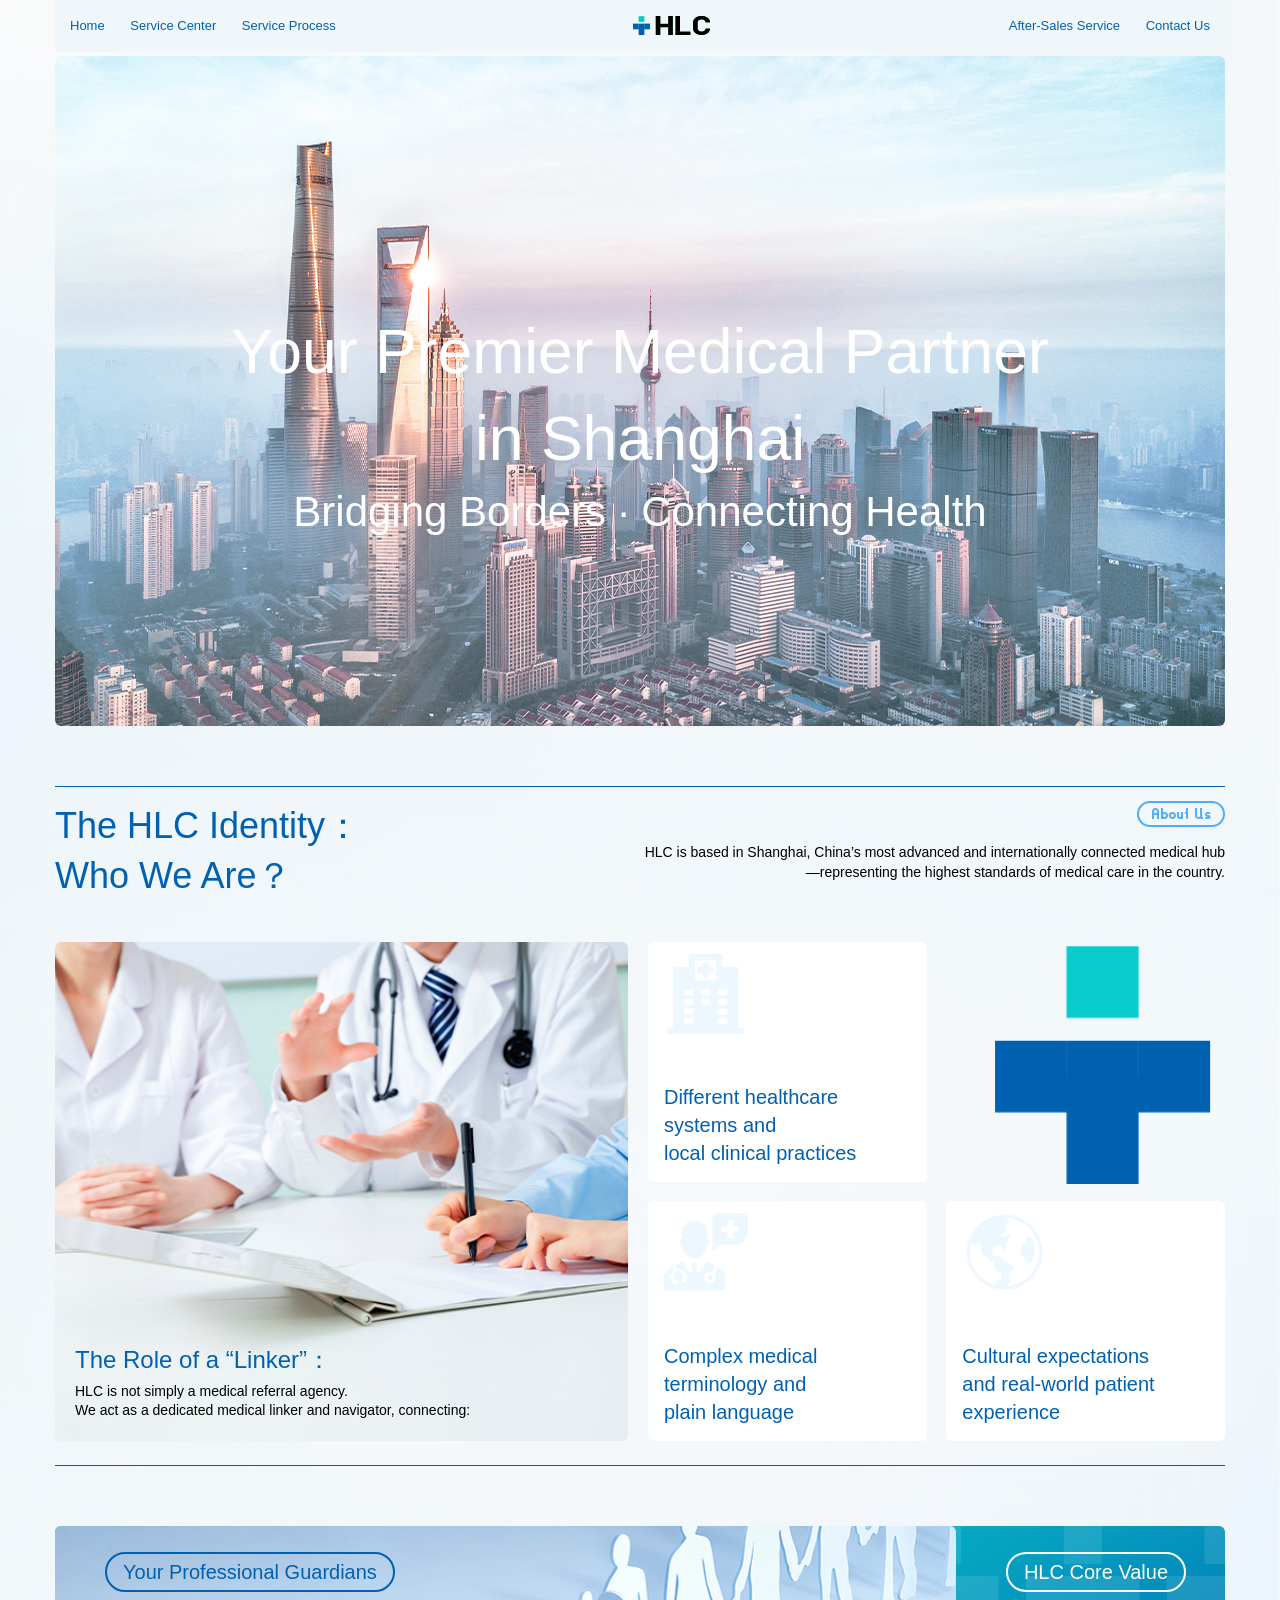
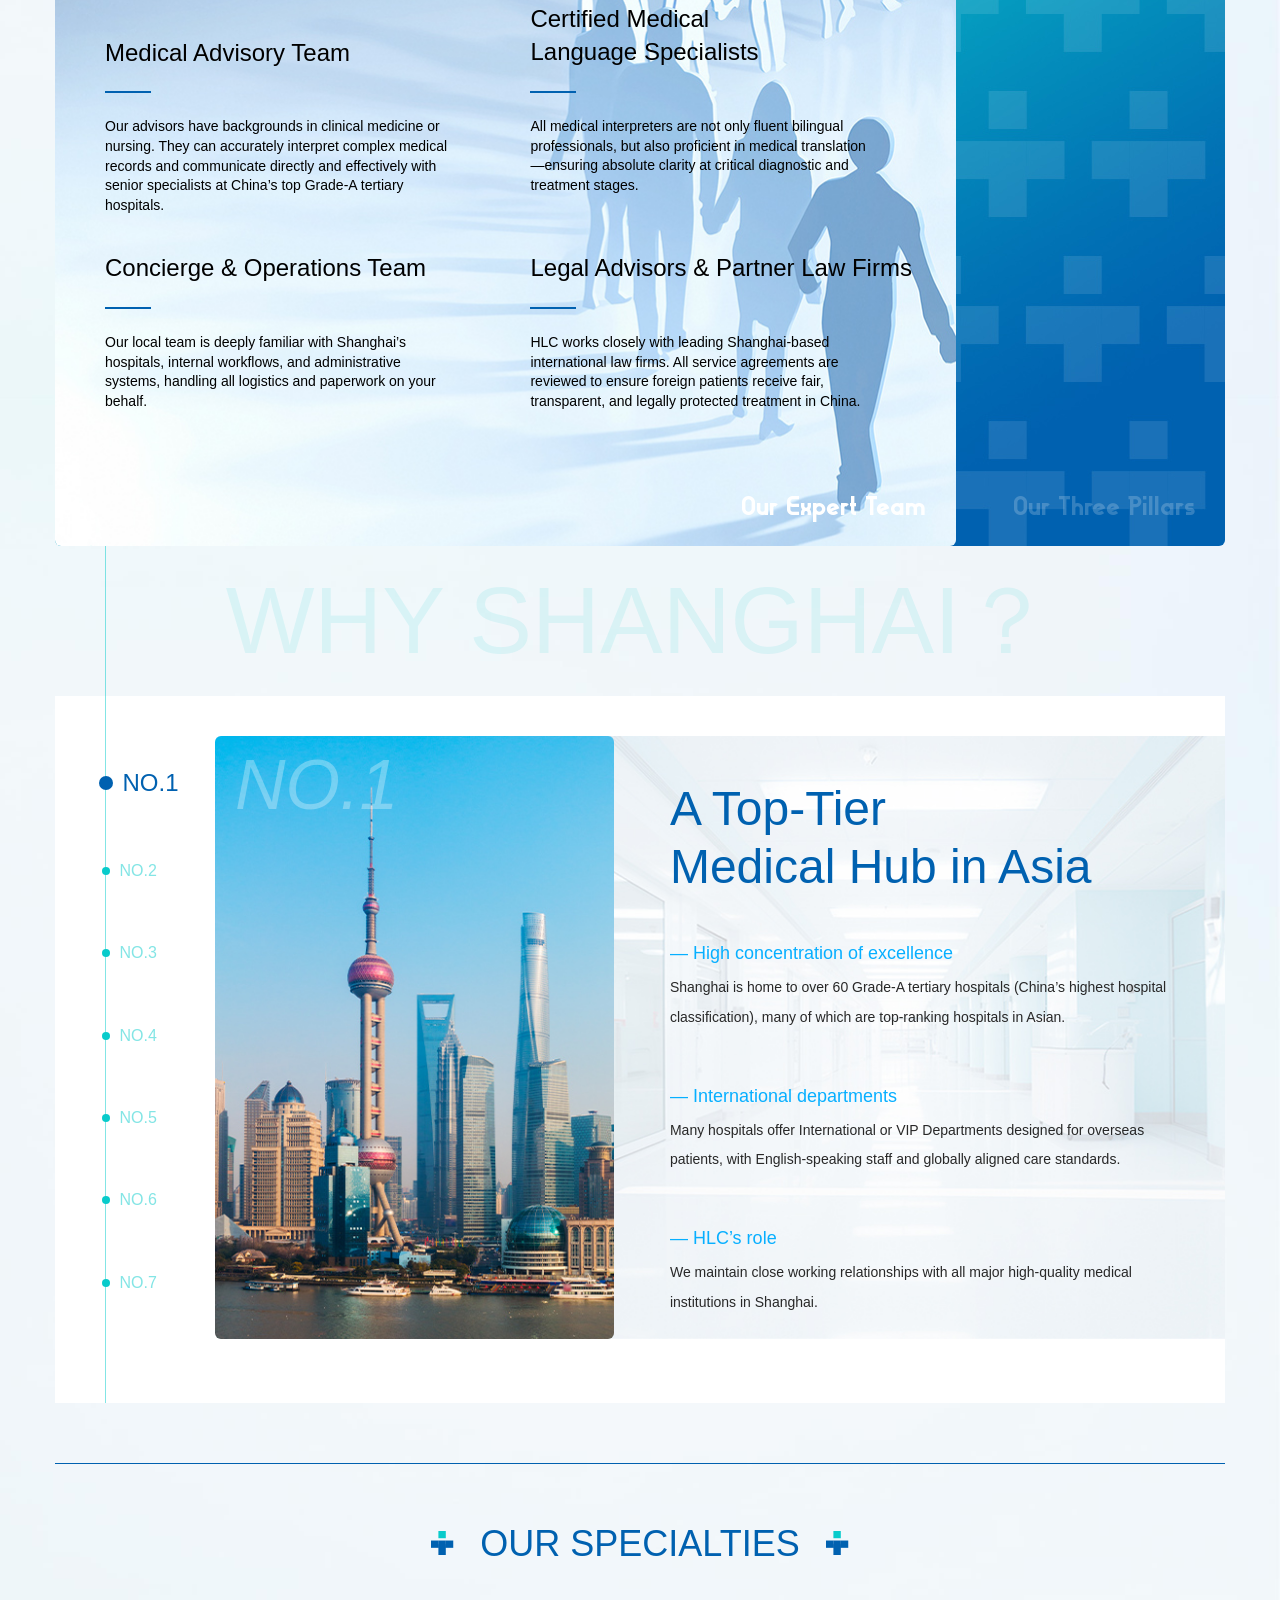
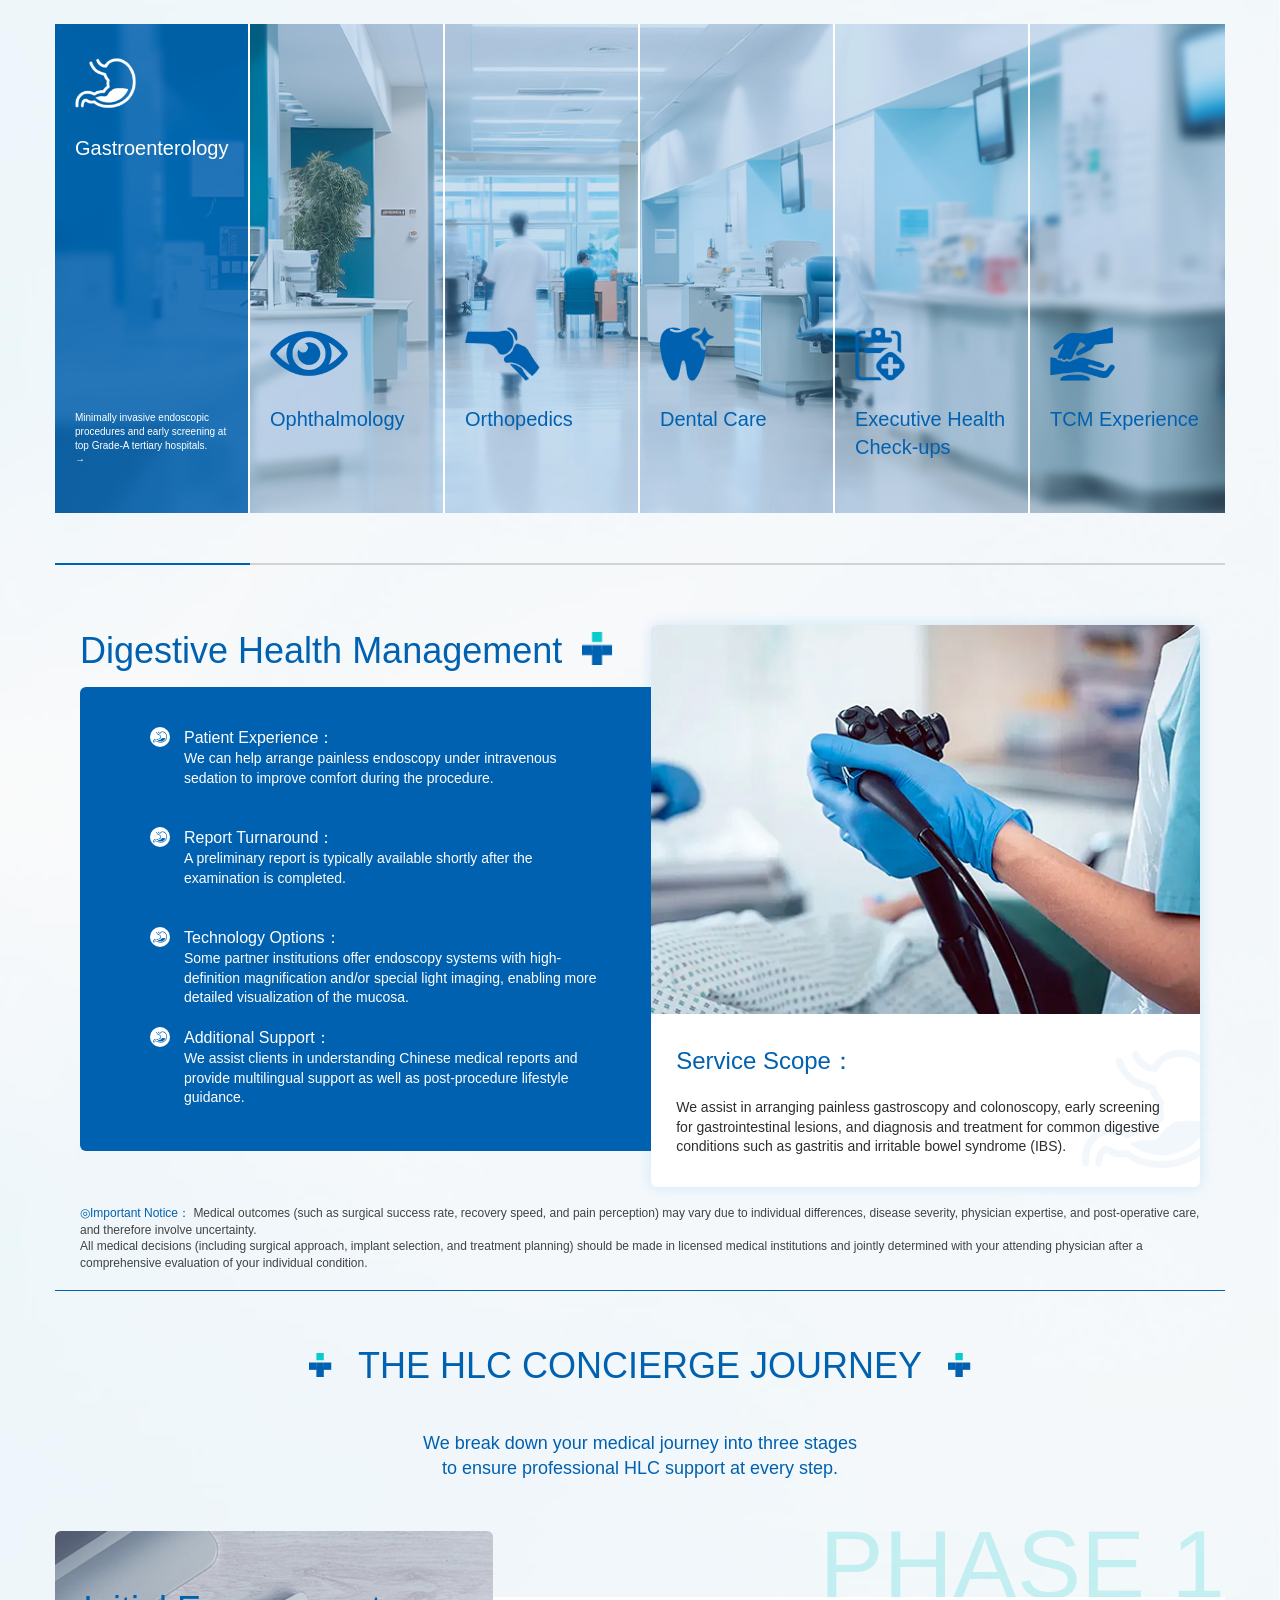
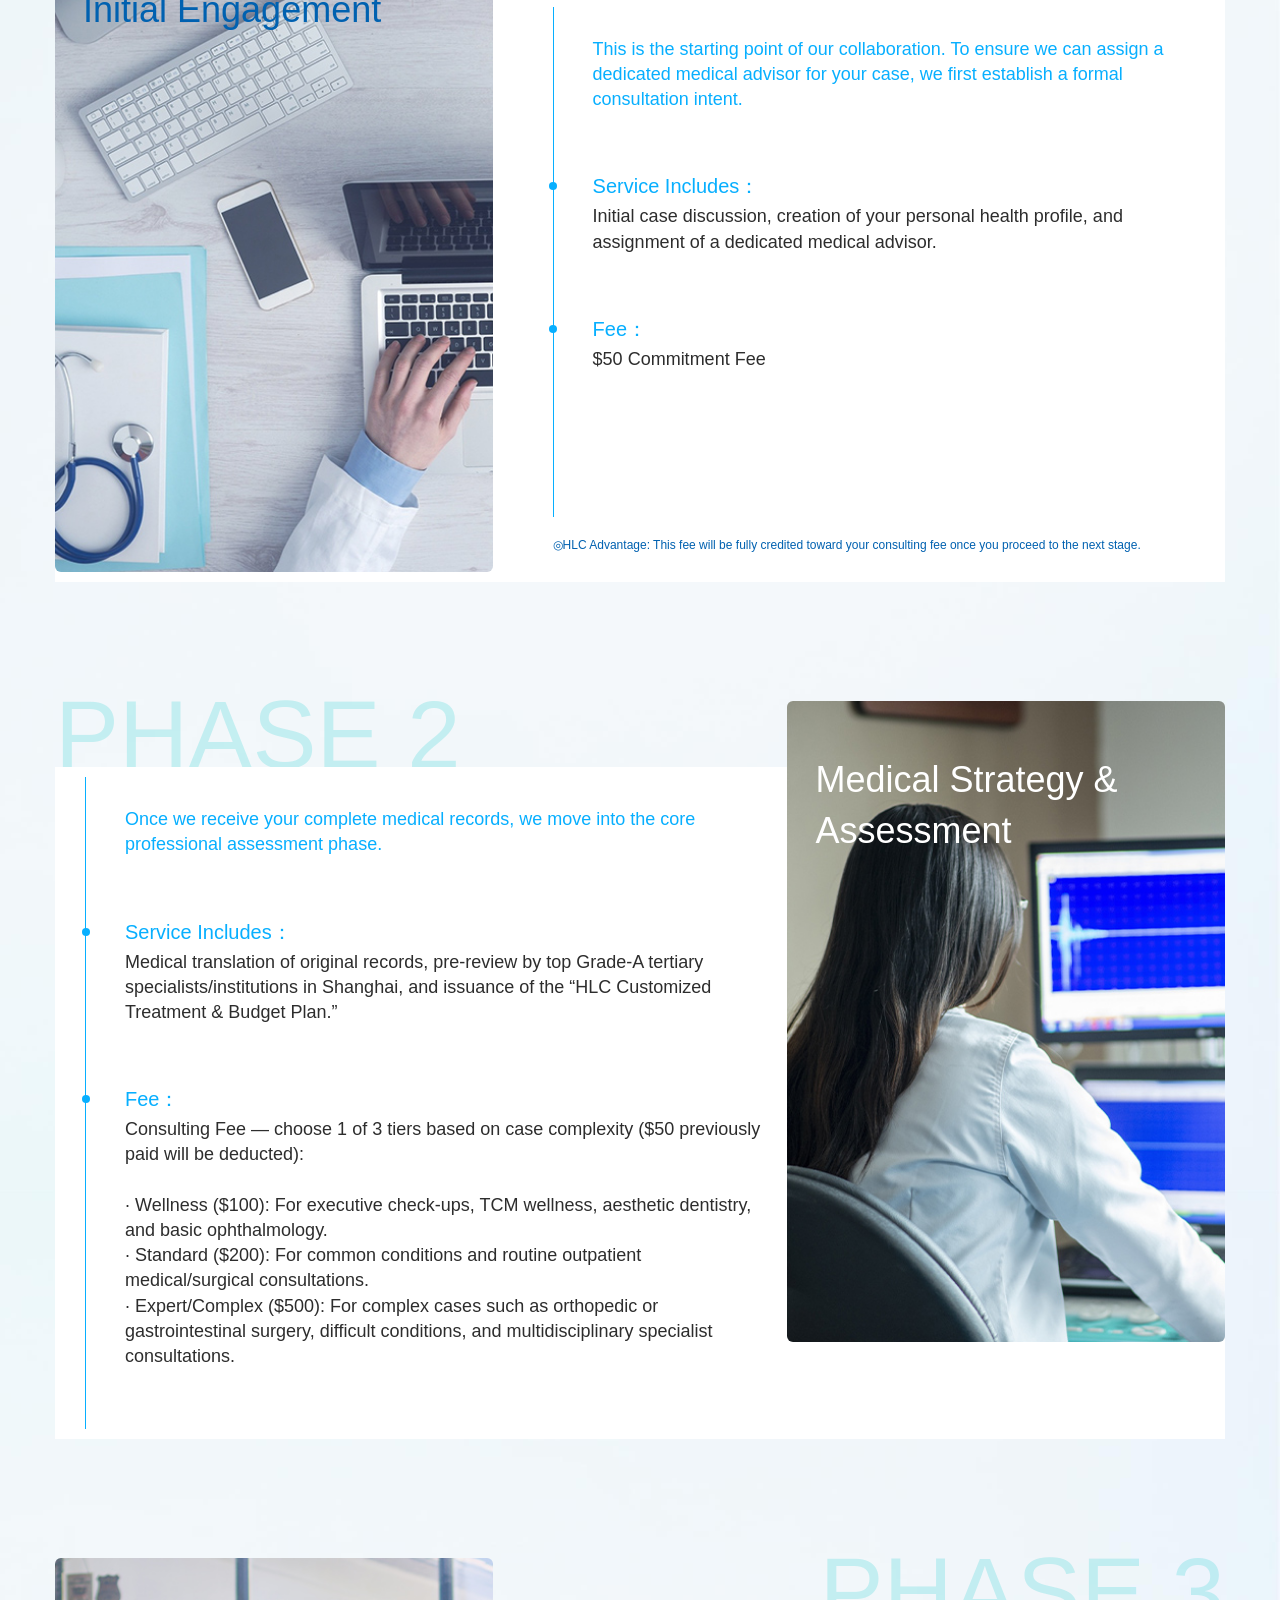
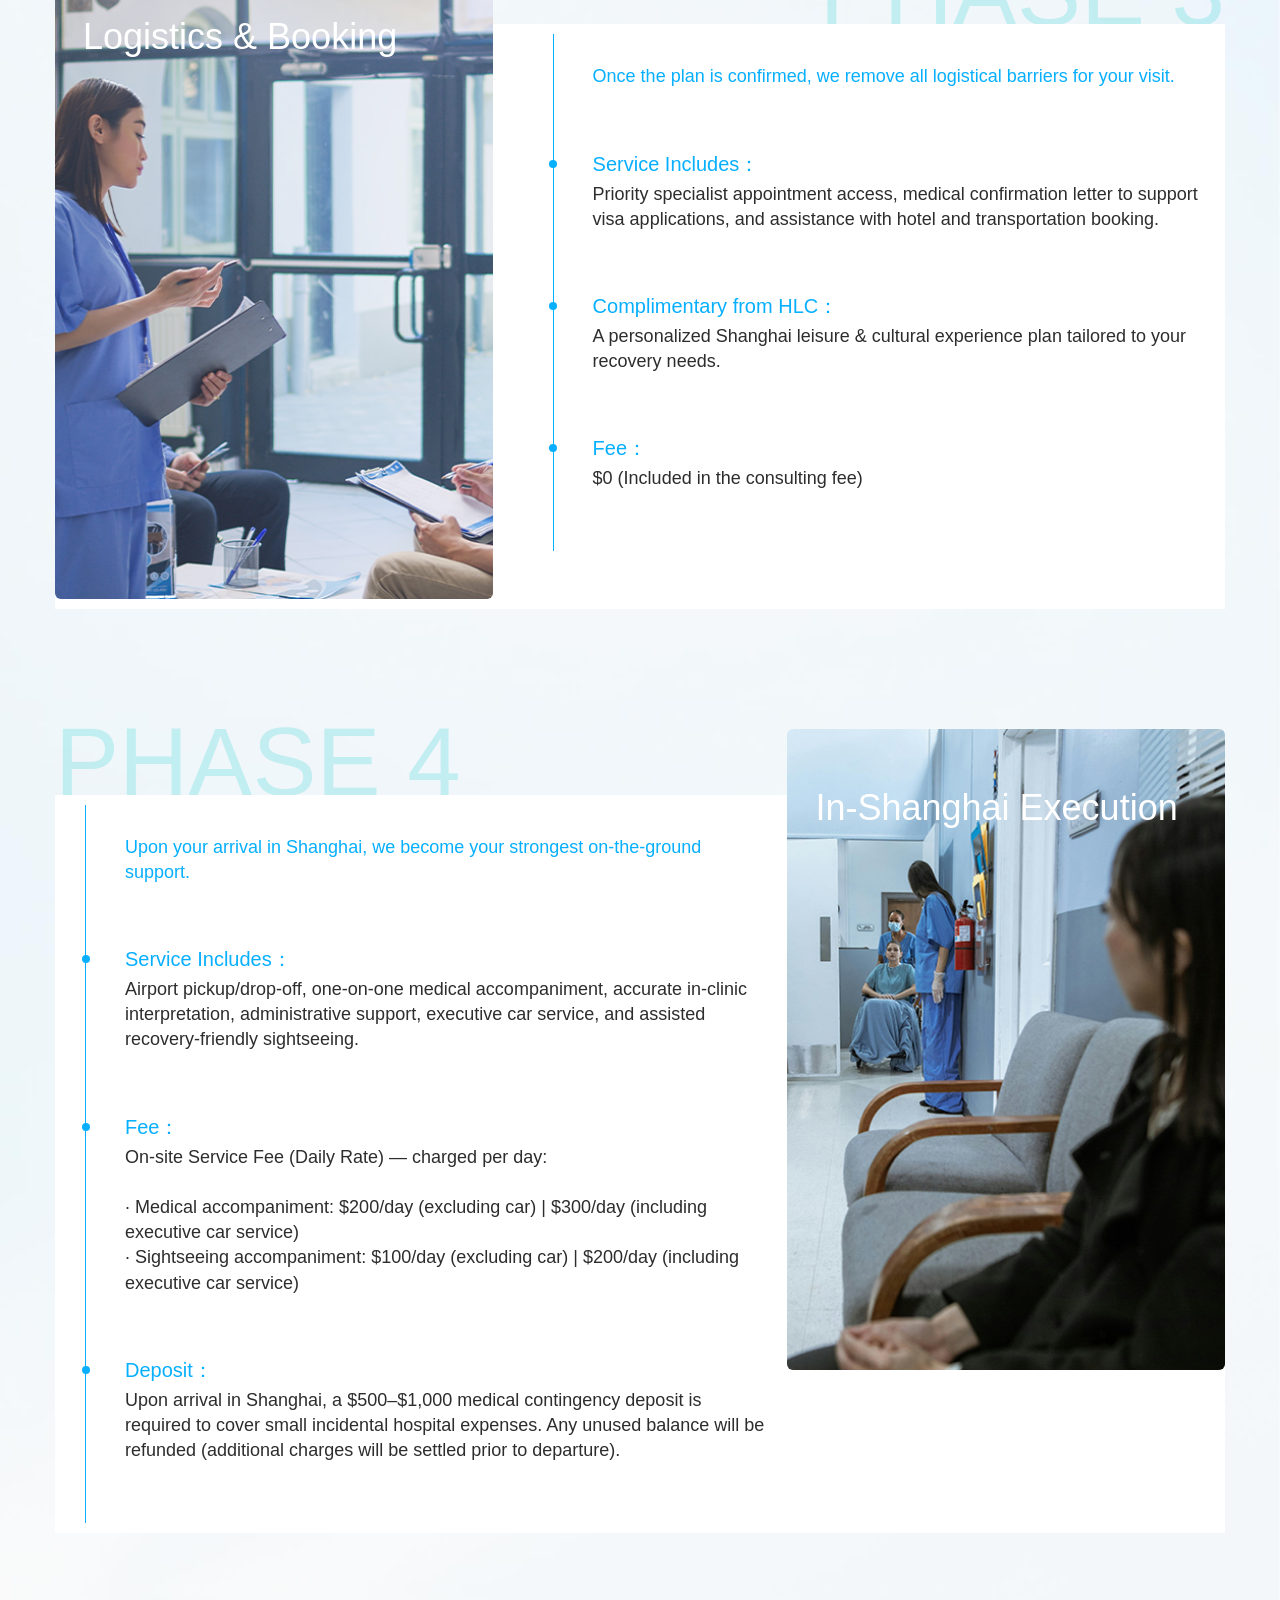
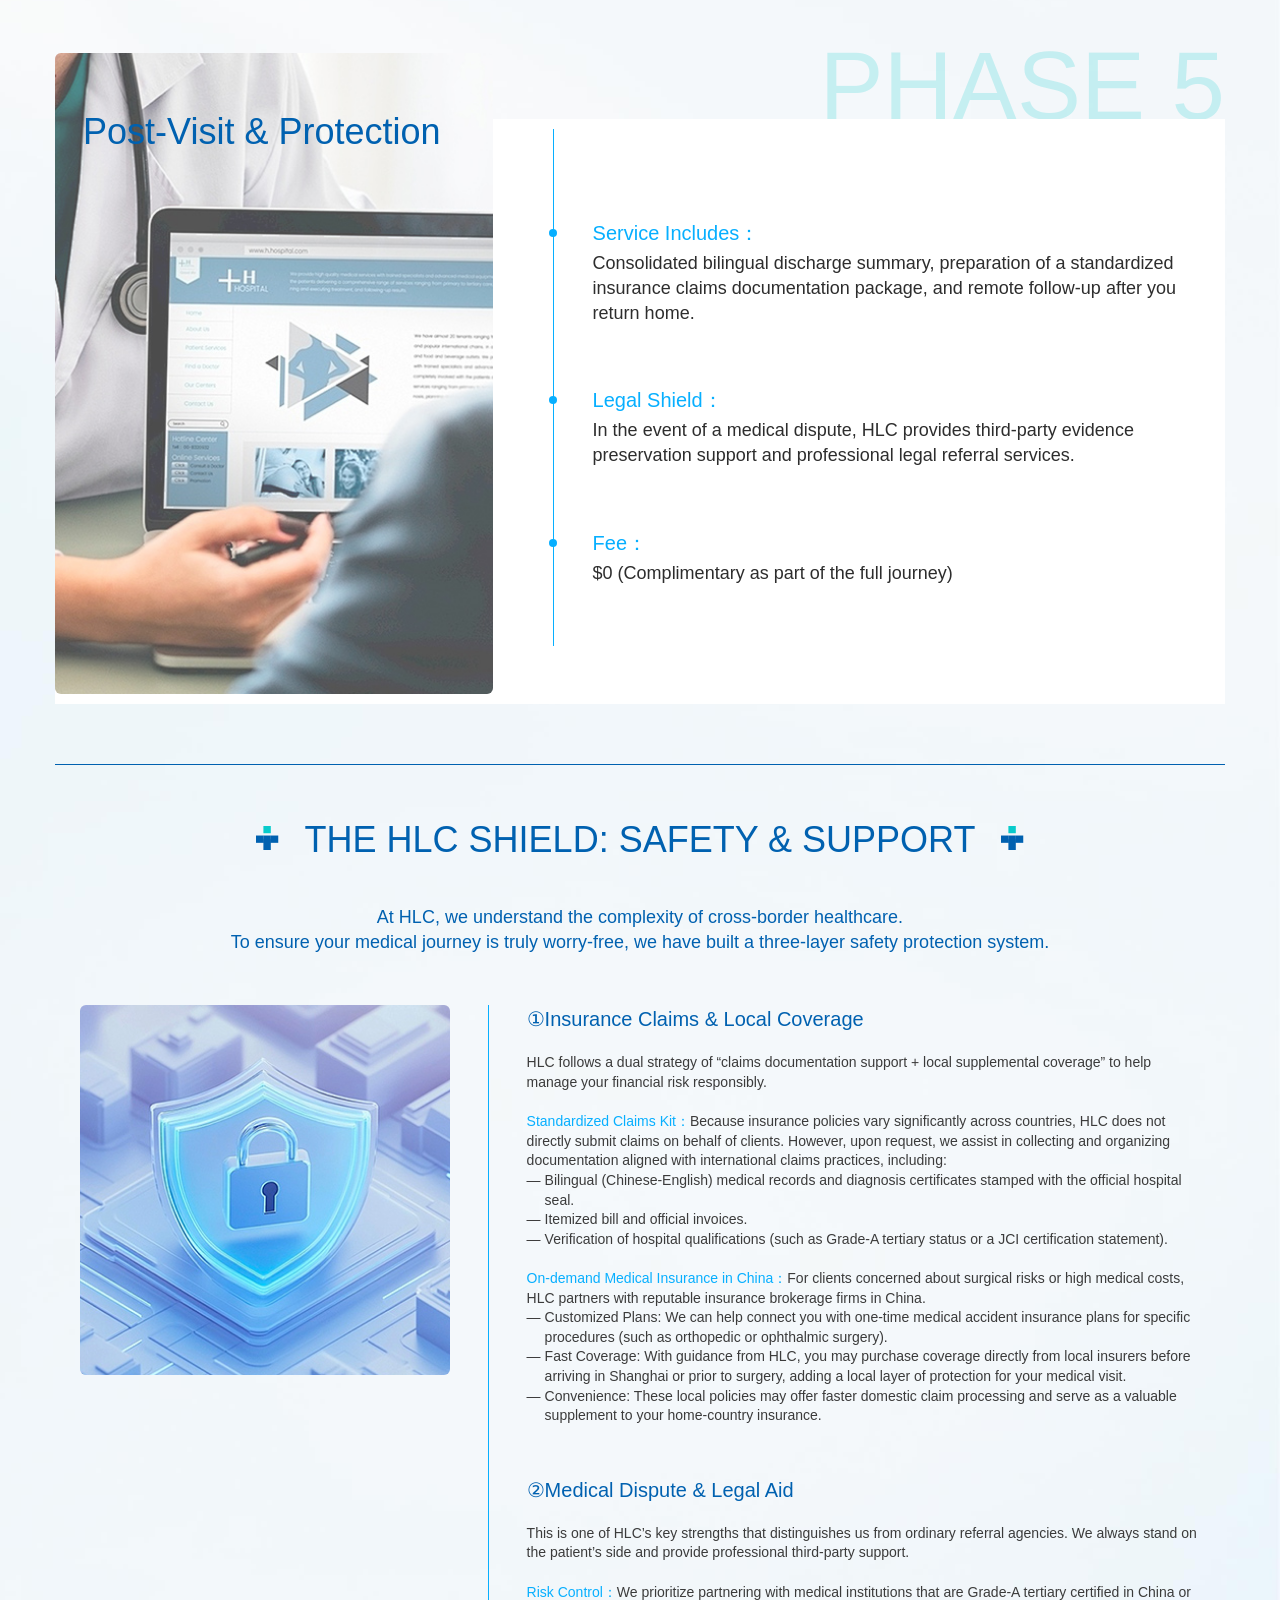
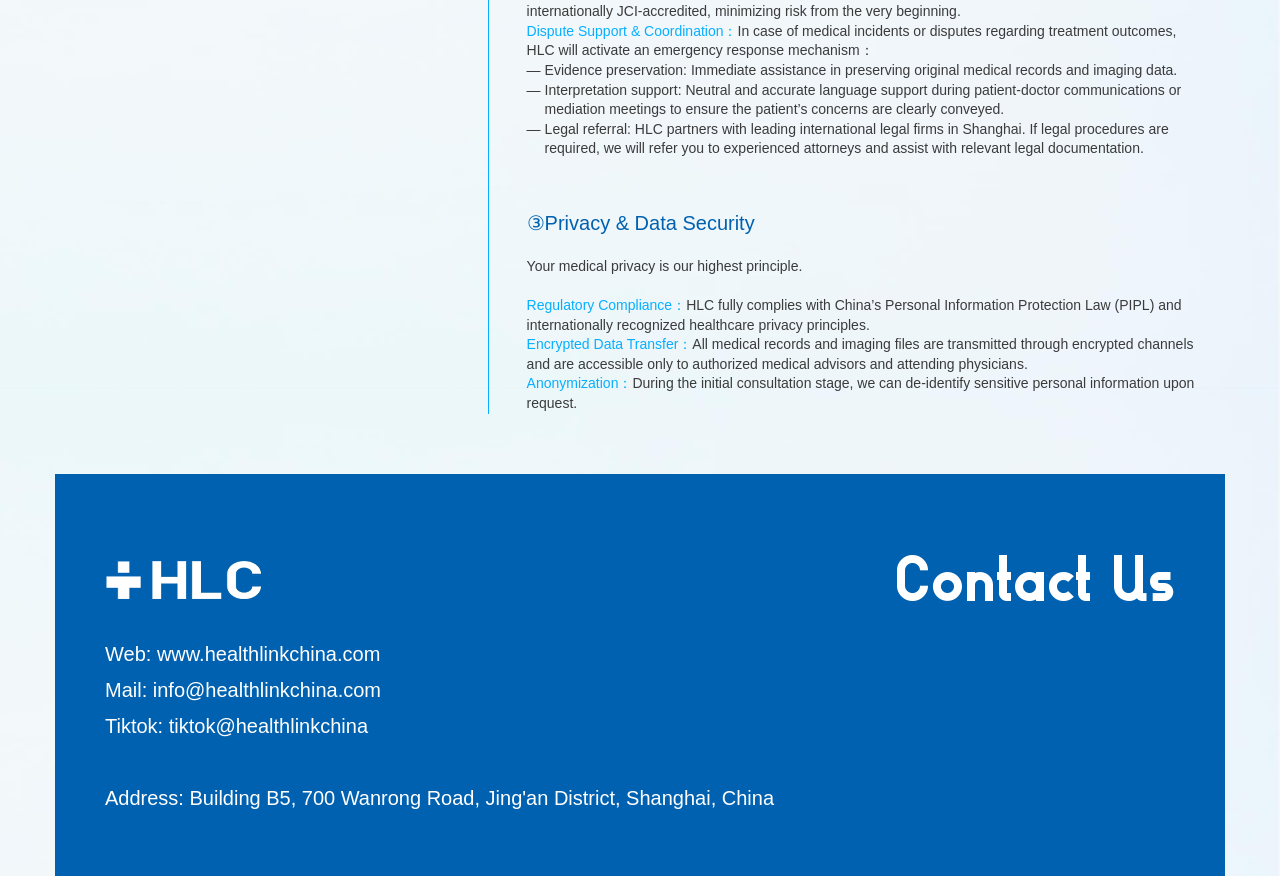
<file: hlc/index.html>
<!doctype html>
<html lang="en">
  <head>
    <meta charset="UTF-8" />
    <link rel="icon" type="image/svg+xml" href="./favicon.ico" />
    <meta name="viewport" content="width=device-width, initial-scale=1.0" />
    <title>HLC</title>
    <script type="module" crossorigin src="./assets/index-Bsc56zNz.js"></script>
    <link rel="stylesheet" crossorigin href="./assets/index-BYZ2IFav.css">
    <script type="module">import.meta.url;import("_").catch(()=>1);(async function*(){})().next();window.__vite_is_modern_browser=true</script>
    <script type="module">!function(){if(window.__vite_is_modern_browser)return;console.warn("vite: loading legacy chunks, syntax error above and the same error below should be ignored");var e=document.getElementById("vite-legacy-polyfill"),n=document.createElement("script");n.src=e.src,n.onload=function(){System.import(document.getElementById('vite-legacy-entry').getAttribute('data-src'))},document.body.appendChild(n)}();</script>
  </head>
  <body>
    <div id="app"></div>
    <script>
    var _hmt = _hmt || [];
    (function() {
      var hm = document.createElement("script");
      hm.src = "https://hm.baidu.com/hm.js?6aacd05533035beb6cb8a53983d6a22d";
      var s = document.getElementsByTagName("script")[0]; 
      s.parentNode.insertBefore(hm, s);
    })();
    </script>
    <script nomodule>!function(){var e=document,t=e.createElement("script");if(!("noModule"in t)&&"onbeforeload"in t){var n=!1;e.addEventListener("beforeload",(function(e){if(e.target===t)n=!0;else if(!e.target.hasAttribute("nomodule")||!n)return;e.preventDefault()}),!0),t.type="module",t.src=".",e.head.appendChild(t),t.remove()}}();</script>
    <script nomodule crossorigin id="vite-legacy-polyfill" src="./assets/polyfills-legacy-DdHWwREb.js"></script>
    <script nomodule crossorigin id="vite-legacy-entry" data-src="./assets/index-legacy-gqzwp0KP.js">System.import(document.getElementById('vite-legacy-entry').getAttribute('data-src'))</script>
  </body>
</html>
</file>
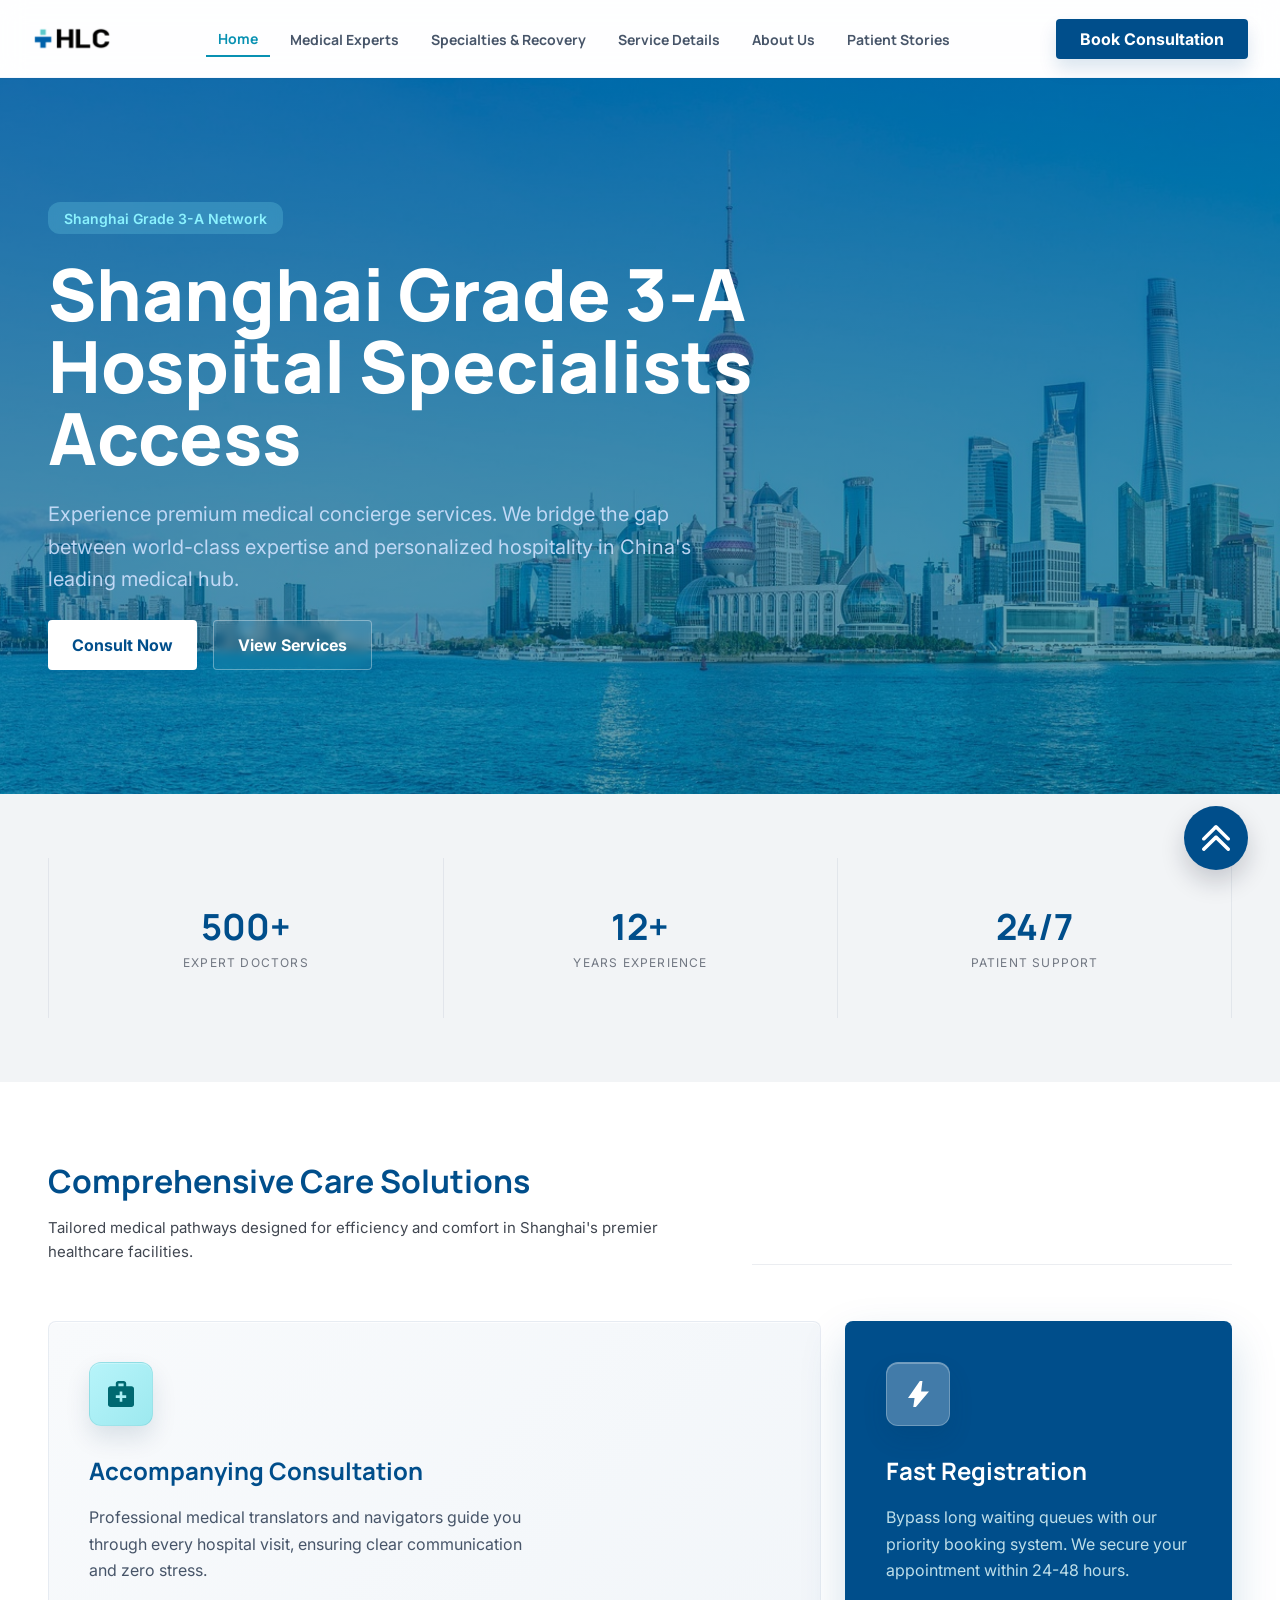
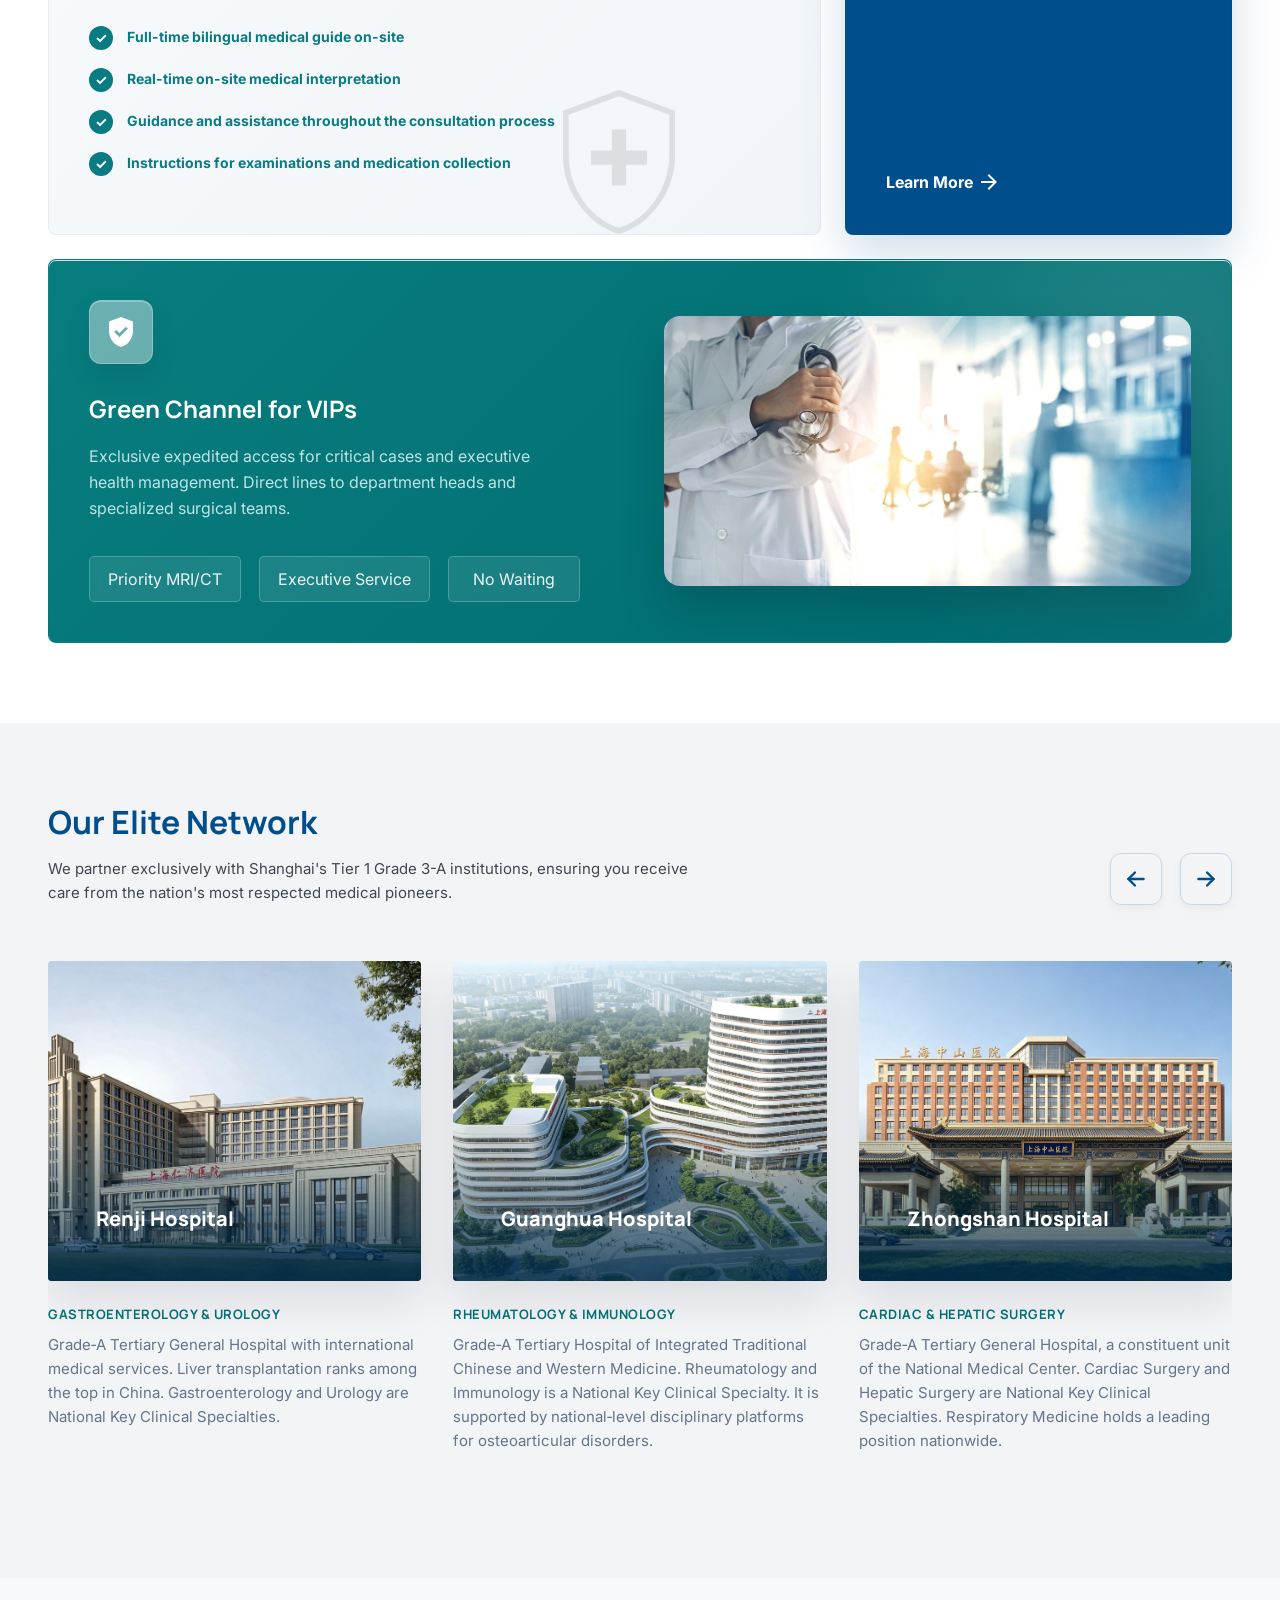
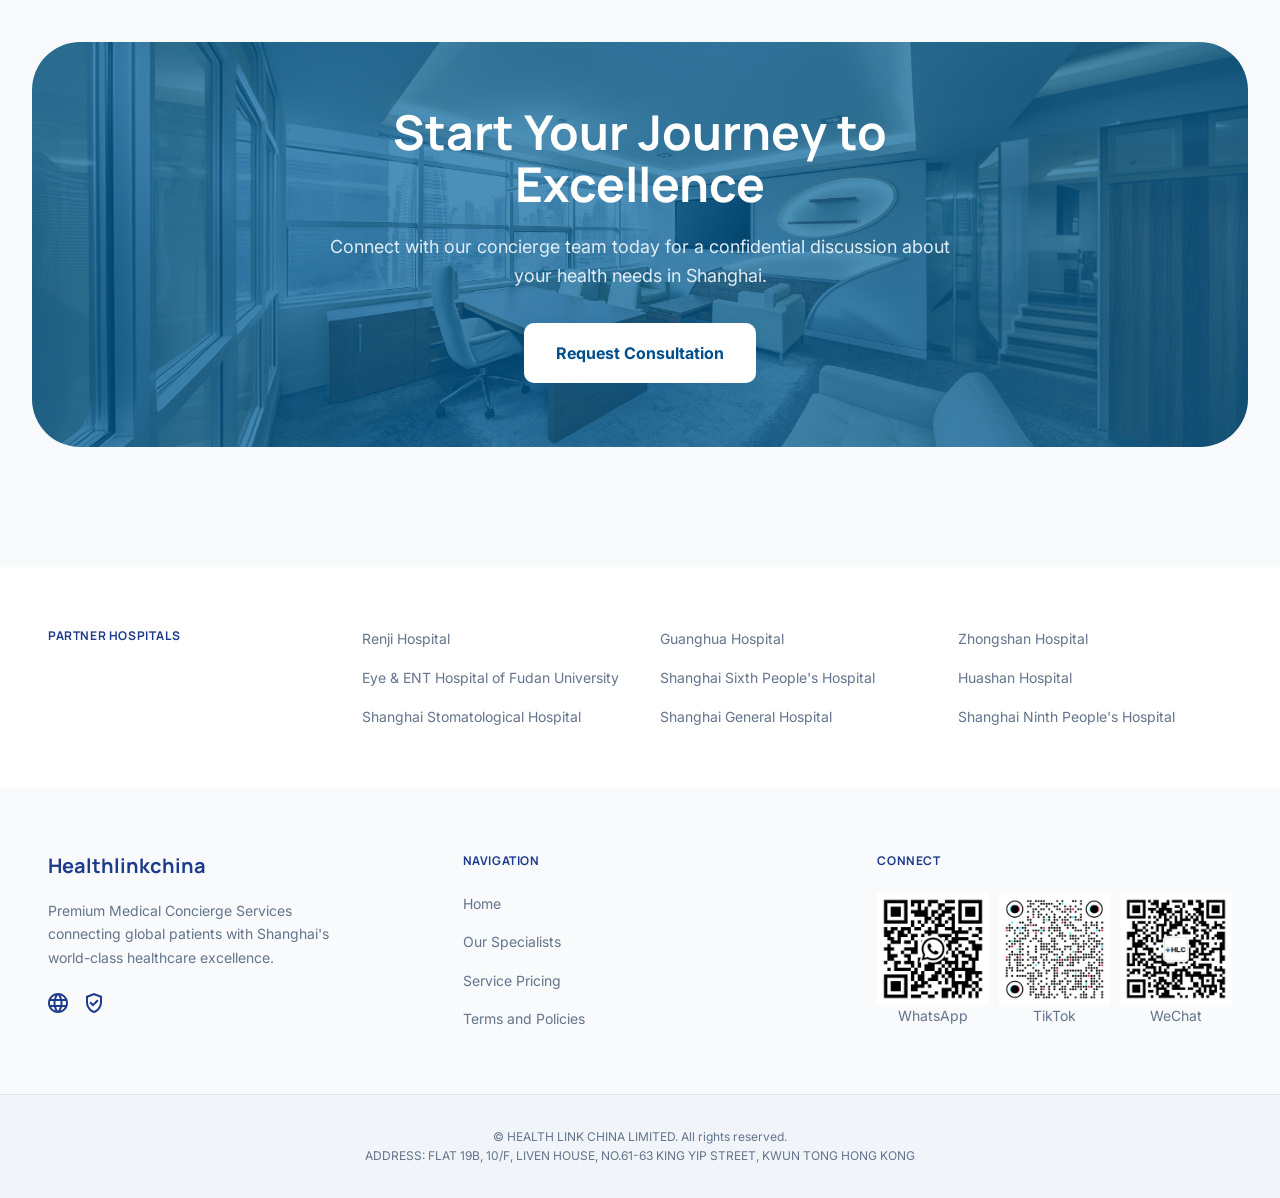
<file: hlc/news/index.html>
<!doctype html>
<html lang="en">
  <head>
    <meta charset="UTF-8" />
    <meta name="viewport" content="width=device-width, initial-scale=1.0" />
    <link rel="icon" type="image/svg+xml" href="./assets/favicon-Cp3LEiIr.ico">
    <title>HLC</title>
    <script type="module" crossorigin src="./assets/index-Co3jiuHp.js"></script>
    <link rel="stylesheet" crossorigin href="./assets/index-BO59hEZR.css">
  </head>
  <body>
    <div id="app"></div>
  </body>
</html>
</file>
<file: hlc/assets/index-BYZ2IFav.css>
@charset "UTF-8";@font-face{font-family:swiper-icons;src:url(data:application/font-woff;charset=utf-8;base64,\ [base64]//wADZ2x5ZgAAAywAAADMAAAD2MHtryVoZWFkAAABbAAAADAAAAA2E2+eoWhoZWEAAAGcAAAAHwAAACQC9gDzaG10eAAAAigAAAAZAAAArgJkABFsb2NhAAAC0AAAAFoAAABaFQAUGG1heHAAAAG8AAAAHwAAACAAcABAbmFtZQAAA/gAAAE5AAACXvFdBwlwb3N0AAAFNAAAAGIAAACE5s74hXjaY2BkYGAAYpf5Hu/j+W2+MnAzMYDAzaX6QjD6/4//Bxj5GA8AuRwMYGkAPywL13jaY2BkYGA88P8Agx4j+/8fQDYfA1AEBWgDAIB2BOoAeNpjYGRgYNBh4GdgYgABEMnIABJzYNADCQAACWgAsQB42mNgYfzCOIGBlYGB0YcxjYGBwR1Kf2WQZGhhYGBiYGVmgAFGBiQQkOaawtDAoMBQxXjg/wEGPcYDDA4wNUA2CCgwsAAAO4EL6gAAeNpj2M0gyAACqxgGNWBkZ2D4/wMA+xkDdgAAAHjaY2BgYGaAYBkGRgYQiAHyGMF8FgYHIM3DwMHABGQrMOgyWDLEM1T9/w8UBfEMgLzE////P/5//f/V/xv+r4eaAAeMbAxwIUYmIMHEgKYAYjUcsDAwsLKxc3BycfPw8jEQA/[base64]/uznmfPFBNODM2K7MTQ45YEAZqGP81AmGGcF3iPqOop0r1SPTaTbVkfUe4HXj97wYE+yNwWYxwWu4v1ugWHgo3S1XdZEVqWM7ET0cfnLGxWfkgR42o2PvWrDMBSFj/IHLaF0zKjRgdiVMwScNRAoWUoH78Y2icB/yIY09An6AH2Bdu/UB+yxopYshQiEvnvu0dURgDt8QeC8PDw7Fpji3fEA4z/PEJ6YOB5hKh4dj3EvXhxPqH/SKUY3rJ7srZ4FZnh1PMAtPhwP6fl2PMJMPDgeQ4rY8YT6Gzao0eAEA409DuggmTnFnOcSCiEiLMgxCiTI6Cq5DZUd3Qmp10vO0LaLTd2cjN4fOumlc7lUYbSQcZFkutRG7g6JKZKy0RmdLY680CDnEJ+UMkpFFe1RN7nxdVpXrC4aTtnaurOnYercZg2YVmLN/d/gczfEimrE/fs/bOuq29Zmn8tloORaXgZgGa78yO9/cnXm2BpaGvq25Dv9S4E9+5SIc9PqupJKhYFSSl47+Qcr1mYNAAAAeNptw0cKwkAAAMDZJA8Q7OUJvkLsPfZ6zFVERPy8qHh2YER+3i/BP83vIBLLySsoKimrqKqpa2hp6+jq6RsYGhmbmJqZSy0sraxtbO3sHRydnEMU4uR6yx7JJXveP7WrDycAAAAAAAH//wACeNpjYGRgYOABYhkgZgJCZgZNBkYGLQZtIJsFLMYAAAw3ALgAeNolizEKgDAQBCchRbC2sFER0YD6qVQiBCv/H9ezGI6Z5XBAw8CBK/m5iQQVauVbXLnOrMZv2oLdKFa8Pjuru2hJzGabmOSLzNMzvutpB3N42mNgZGBg4GKQYzBhYMxJLMlj4GBgAYow/P/PAJJhLM6sSoWKfWCAAwDAjgbRAAB42mNgYGBkAIIbCZo5IPrmUn0hGA0AO8EFTQAA);font-weight:400;font-style:normal}:root{--swiper-theme-color: #007aff}:host{position:relative;display:block;margin-left:auto;margin-right:auto;z-index:1}.swiper{margin-left:auto;margin-right:auto;position:relative;overflow:hidden;list-style:none;padding:0;z-index:1;display:block}.swiper-vertical>.swiper-wrapper{flex-direction:column}.swiper-wrapper{position:relative;width:100%;height:100%;z-index:1;display:flex;transition-property:transform;transition-timing-function:var(--swiper-wrapper-transition-timing-function, initial);box-sizing:content-box}.swiper-android .swiper-slide,.swiper-ios .swiper-slide,.swiper-wrapper{transform:translateZ(0)}.swiper-horizontal{touch-action:pan-y}.swiper-vertical{touch-action:pan-x}.swiper-slide{flex-shrink:0;width:100%;height:100%;position:relative;transition-property:transform;display:block}.swiper-slide-invisible-blank{visibility:hidden}.swiper-autoheight,.swiper-autoheight .swiper-slide{height:auto}.swiper-autoheight .swiper-wrapper{align-items:flex-start;transition-property:transform,height}.swiper-backface-hidden .swiper-slide{transform:translateZ(0);-webkit-backface-visibility:hidden;backface-visibility:hidden}.swiper-3d.swiper-css-mode .swiper-wrapper{perspective:1200px}.swiper-3d .swiper-wrapper{transform-style:preserve-3d}.swiper-3d{perspective:1200px}.swiper-3d .swiper-slide,.swiper-3d .swiper-cube-shadow{transform-style:preserve-3d}.swiper-css-mode>.swiper-wrapper{overflow:auto;scrollbar-width:none;-ms-overflow-style:none}.swiper-css-mode>.swiper-wrapper::-webkit-scrollbar{display:none}.swiper-css-mode>.swiper-wrapper>.swiper-slide{scroll-snap-align:start start}.swiper-css-mode.swiper-horizontal>.swiper-wrapper{scroll-snap-type:x mandatory}.swiper-css-mode.swiper-vertical>.swiper-wrapper{scroll-snap-type:y mandatory}.swiper-css-mode.swiper-free-mode>.swiper-wrapper{scroll-snap-type:none}.swiper-css-mode.swiper-free-mode>.swiper-wrapper>.swiper-slide{scroll-snap-align:none}.swiper-css-mode.swiper-centered>.swiper-wrapper:before{content:"";flex-shrink:0;order:9999}.swiper-css-mode.swiper-centered>.swiper-wrapper>.swiper-slide{scroll-snap-align:center center;scroll-snap-stop:always}.swiper-css-mode.swiper-centered.swiper-horizontal>.swiper-wrapper>.swiper-slide:first-child{margin-inline-start:var(--swiper-centered-offset-before)}.swiper-css-mode.swiper-centered.swiper-horizontal>.swiper-wrapper:before{height:100%;min-height:1px;width:var(--swiper-centered-offset-after)}.swiper-css-mode.swiper-centered.swiper-vertical>.swiper-wrapper>.swiper-slide:first-child{margin-block-start:var(--swiper-centered-offset-before)}.swiper-css-mode.swiper-centered.swiper-vertical>.swiper-wrapper:before{width:100%;min-width:1px;height:var(--swiper-centered-offset-after)}.swiper-3d .swiper-slide-shadow,.swiper-3d .swiper-slide-shadow-left,.swiper-3d .swiper-slide-shadow-right,.swiper-3d .swiper-slide-shadow-top,.swiper-3d .swiper-slide-shadow-bottom{position:absolute;left:0;top:0;width:100%;height:100%;pointer-events:none;z-index:10}.swiper-3d .swiper-slide-shadow{background:rgba(0,0,0,.15)}.swiper-3d .swiper-slide-shadow-left{background-image:linear-gradient(to left,rgba(0,0,0,.5),rgba(0,0,0,0))}.swiper-3d .swiper-slide-shadow-right{background-image:linear-gradient(to right,rgba(0,0,0,.5),rgba(0,0,0,0))}.swiper-3d .swiper-slide-shadow-top{background-image:linear-gradient(to top,rgba(0,0,0,.5),rgba(0,0,0,0))}.swiper-3d .swiper-slide-shadow-bottom{background-image:linear-gradient(to bottom,rgba(0,0,0,.5),rgba(0,0,0,0))}.swiper-lazy-preloader{width:42px;height:42px;position:absolute;left:50%;top:50%;margin-left:-21px;margin-top:-21px;z-index:10;transform-origin:50%;box-sizing:border-box;border:4px solid var(--swiper-preloader-color, var(--swiper-theme-color));border-radius:50%;border-top-color:transparent}.swiper:not(.swiper-watch-progress) .swiper-lazy-preloader,.swiper-watch-progress .swiper-slide-visible .swiper-lazy-preloader{animation:swiper-preloader-spin 1s infinite linear}.swiper-lazy-preloader-white{--swiper-preloader-color: #fff}.swiper-lazy-preloader-black{--swiper-preloader-color: #000}@keyframes swiper-preloader-spin{0%{transform:rotate(0)}to{transform:rotate(360deg)}}.swiper-virtual .swiper-slide{-webkit-backface-visibility:hidden;transform:translateZ(0)}.swiper-virtual.swiper-css-mode .swiper-wrapper:after{content:"";position:absolute;left:0;top:0;pointer-events:none}.swiper-virtual.swiper-css-mode.swiper-horizontal .swiper-wrapper:after{height:1px;width:var(--swiper-virtual-size)}.swiper-virtual.swiper-css-mode.swiper-vertical .swiper-wrapper:after{width:1px;height:var(--swiper-virtual-size)}:root{--swiper-navigation-size: 44px}.swiper-button-prev,.swiper-button-next{position:absolute;top:var(--swiper-navigation-top-offset, 50%);width:calc(var(--swiper-navigation-size) / 44 * 27);height:var(--swiper-navigation-size);margin-top:calc(0px - (var(--swiper-navigation-size) / 2));z-index:10;cursor:pointer;display:flex;align-items:center;justify-content:center;color:var(--swiper-navigation-color, var(--swiper-theme-color))}.swiper-button-prev.swiper-button-disabled,.swiper-button-next.swiper-button-disabled{opacity:.35;cursor:auto;pointer-events:none}.swiper-button-prev.swiper-button-hidden,.swiper-button-next.swiper-button-hidden{opacity:0;cursor:auto;pointer-events:none}.swiper-navigation-disabled .swiper-button-prev,.swiper-navigation-disabled .swiper-button-next{display:none!important}.swiper-button-prev svg,.swiper-button-next svg{width:100%;height:100%;object-fit:contain;transform-origin:center}.swiper-rtl .swiper-button-prev svg,.swiper-rtl .swiper-button-next svg{transform:rotate(180deg)}.swiper-button-prev,.swiper-rtl .swiper-button-next{left:var(--swiper-navigation-sides-offset, 10px);right:auto}.swiper-button-lock{display:none}.swiper-button-prev:after,.swiper-button-next:after{font-family:swiper-icons;font-size:var(--swiper-navigation-size);text-transform:none!important;letter-spacing:0;font-variant:initial;line-height:1}.swiper-button-prev:after,.swiper-rtl .swiper-button-next:after{content:"prev"}.swiper-button-next,.swiper-rtl .swiper-button-prev{right:var(--swiper-navigation-sides-offset, 10px);left:auto}.swiper-button-next:after,.swiper-rtl .swiper-button-prev:after{content:"next"}.swiper-pagination{position:absolute;text-align:center;transition:.3s opacity;transform:translateZ(0);z-index:10}.swiper-pagination.swiper-pagination-hidden{opacity:0}.swiper-pagination-disabled>.swiper-pagination,.swiper-pagination.swiper-pagination-disabled{display:none!important}.swiper-pagination-fraction,.swiper-pagination-custom,.swiper-horizontal>.swiper-pagination-bullets,.swiper-pagination-bullets.swiper-pagination-horizontal{bottom:var(--swiper-pagination-bottom, 8px);top:var(--swiper-pagination-top, auto);left:0;width:100%}.swiper-pagination-bullets-dynamic{overflow:hidden;font-size:0}.swiper-pagination-bullets-dynamic .swiper-pagination-bullet{transform:scale(.33);position:relative}.swiper-pagination-bullets-dynamic .swiper-pagination-bullet-active,.swiper-pagination-bullets-dynamic .swiper-pagination-bullet-active-main{transform:scale(1)}.swiper-pagination-bullets-dynamic .swiper-pagination-bullet-active-prev{transform:scale(.66)}.swiper-pagination-bullets-dynamic .swiper-pagination-bullet-active-prev-prev{transform:scale(.33)}.swiper-pagination-bullets-dynamic .swiper-pagination-bullet-active-next{transform:scale(.66)}.swiper-pagination-bullets-dynamic .swiper-pagination-bullet-active-next-next{transform:scale(.33)}.swiper-pagination-bullet{width:var(--swiper-pagination-bullet-width, var(--swiper-pagination-bullet-size, 8px));height:var(--swiper-pagination-bullet-height, var(--swiper-pagination-bullet-size, 8px));display:inline-block;border-radius:var(--swiper-pagination-bullet-border-radius, 50%);background:var(--swiper-pagination-bullet-inactive-color, #000);opacity:var(--swiper-pagination-bullet-inactive-opacity, .2)}button.swiper-pagination-bullet{border:none;margin:0;padding:0;box-shadow:none;-webkit-appearance:none;appearance:none}.swiper-pagination-clickable .swiper-pagination-bullet{cursor:pointer}.swiper-pagination-bullet:only-child{display:none!important}.swiper-pagination-bullet-active{opacity:var(--swiper-pagination-bullet-opacity, 1);background:var(--swiper-pagination-color, var(--swiper-theme-color))}.swiper-vertical>.swiper-pagination-bullets,.swiper-pagination-vertical.swiper-pagination-bullets{right:var(--swiper-pagination-right, 8px);left:var(--swiper-pagination-left, auto);top:50%;transform:translate3d(0,-50%,0)}.swiper-vertical>.swiper-pagination-bullets .swiper-pagination-bullet,.swiper-pagination-vertical.swiper-pagination-bullets .swiper-pagination-bullet{margin:var(--swiper-pagination-bullet-vertical-gap, 6px) 0;display:block}.swiper-vertical>.swiper-pagination-bullets.swiper-pagination-bullets-dynamic,.swiper-pagination-vertical.swiper-pagination-bullets.swiper-pagination-bullets-dynamic{top:50%;transform:translateY(-50%);width:8px}.swiper-vertical>.swiper-pagination-bullets.swiper-pagination-bullets-dynamic .swiper-pagination-bullet,.swiper-pagination-vertical.swiper-pagination-bullets.swiper-pagination-bullets-dynamic .swiper-pagination-bullet{display:inline-block;transition:.2s transform,.2s top}.swiper-horizontal>.swiper-pagination-bullets .swiper-pagination-bullet,.swiper-pagination-horizontal.swiper-pagination-bullets .swiper-pagination-bullet{margin:0 var(--swiper-pagination-bullet-horizontal-gap, 4px)}.swiper-horizontal>.swiper-pagination-bullets.swiper-pagination-bullets-dynamic,.swiper-pagination-horizontal.swiper-pagination-bullets.swiper-pagination-bullets-dynamic{left:50%;transform:translate(-50%);white-space:nowrap}.swiper-horizontal>.swiper-pagination-bullets.swiper-pagination-bullets-dynamic .swiper-pagination-bullet,.swiper-pagination-horizontal.swiper-pagination-bullets.swiper-pagination-bullets-dynamic .swiper-pagination-bullet{transition:.2s transform,.2s left}.swiper-horizontal.swiper-rtl>.swiper-pagination-bullets-dynamic .swiper-pagination-bullet{transition:.2s transform,.2s right}.swiper-pagination-fraction{color:var(--swiper-pagination-fraction-color, inherit)}.swiper-pagination-progressbar{background:var(--swiper-pagination-progressbar-bg-color, rgba(0, 0, 0, .25));position:absolute}.swiper-pagination-progressbar .swiper-pagination-progressbar-fill{background:var(--swiper-pagination-color, var(--swiper-theme-color));position:absolute;left:0;top:0;width:100%;height:100%;transform:scale(0);transform-origin:left top}.swiper-rtl .swiper-pagination-progressbar .swiper-pagination-progressbar-fill{transform-origin:right top}.swiper-horizontal>.swiper-pagination-progressbar,.swiper-pagination-progressbar.swiper-pagination-horizontal,.swiper-vertical>.swiper-pagination-progressbar.swiper-pagination-progressbar-opposite,.swiper-pagination-progressbar.swiper-pagination-vertical.swiper-pagination-progressbar-opposite{width:100%;height:var(--swiper-pagination-progressbar-size, 4px);left:0;top:0}.swiper-vertical>.swiper-pagination-progressbar,.swiper-pagination-progressbar.swiper-pagination-vertical,.swiper-horizontal>.swiper-pagination-progressbar.swiper-pagination-progressbar-opposite,.swiper-pagination-progressbar.swiper-pagination-horizontal.swiper-pagination-progressbar-opposite{width:var(--swiper-pagination-progressbar-size, 4px);height:100%;left:0;top:0}.swiper-pagination-lock{display:none}.swiper-scrollbar{border-radius:var(--swiper-scrollbar-border-radius, 10px);position:relative;touch-action:none;background:var(--swiper-scrollbar-bg-color, rgba(0, 0, 0, .1))}.swiper-scrollbar-disabled>.swiper-scrollbar,.swiper-scrollbar.swiper-scrollbar-disabled{display:none!important}.swiper-horizontal>.swiper-scrollbar,.swiper-scrollbar.swiper-scrollbar-horizontal{position:absolute;left:var(--swiper-scrollbar-sides-offset, 1%);bottom:var(--swiper-scrollbar-bottom, 4px);top:var(--swiper-scrollbar-top, auto);z-index:50;height:var(--swiper-scrollbar-size, 4px);width:calc(100% - 2 * var(--swiper-scrollbar-sides-offset, 1%))}.swiper-vertical>.swiper-scrollbar,.swiper-scrollbar.swiper-scrollbar-vertical{position:absolute;left:var(--swiper-scrollbar-left, auto);right:var(--swiper-scrollbar-right, 4px);top:var(--swiper-scrollbar-sides-offset, 1%);z-index:50;width:var(--swiper-scrollbar-size, 4px);height:calc(100% - 2 * var(--swiper-scrollbar-sides-offset, 1%))}.swiper-scrollbar-drag{height:100%;width:100%;position:relative;background:var(--swiper-scrollbar-drag-bg-color, rgba(0, 0, 0, .5));border-radius:var(--swiper-scrollbar-border-radius, 10px);left:0;top:0}.swiper-scrollbar-cursor-drag{cursor:move}.swiper-scrollbar-lock{display:none}.swiper-zoom-container{width:100%;height:100%;display:flex;justify-content:center;align-items:center;text-align:center}.swiper-zoom-container>img,.swiper-zoom-container>svg,.swiper-zoom-container>canvas{max-width:100%;max-height:100%;object-fit:contain}.swiper-slide-zoomed{cursor:move;touch-action:none}.swiper .swiper-notification{position:absolute;left:0;top:0;pointer-events:none;opacity:0;z-index:-1000}.swiper-free-mode>.swiper-wrapper{transition-timing-function:ease-out;margin:0 auto}.swiper-grid>.swiper-wrapper{flex-wrap:wrap}.swiper-grid-column>.swiper-wrapper{flex-wrap:wrap;flex-direction:column}.swiper-fade.swiper-free-mode .swiper-slide{transition-timing-function:ease-out}.swiper-fade .swiper-slide{pointer-events:none;transition-property:opacity}.swiper-fade .swiper-slide .swiper-slide{pointer-events:none}.swiper-fade .swiper-slide-active,.swiper-fade .swiper-slide-active .swiper-slide-active{pointer-events:auto}.swiper-cube{overflow:visible}.swiper-cube .swiper-slide{pointer-events:none;-webkit-backface-visibility:hidden;backface-visibility:hidden;z-index:1;visibility:hidden;transform-origin:0 0;width:100%;height:100%}.swiper-cube .swiper-slide .swiper-slide{pointer-events:none}.swiper-cube.swiper-rtl .swiper-slide{transform-origin:100% 0}.swiper-cube .swiper-slide-active,.swiper-cube .swiper-slide-active .swiper-slide-active{pointer-events:auto}.swiper-cube .swiper-slide-active,.swiper-cube .swiper-slide-next,.swiper-cube .swiper-slide-prev{pointer-events:auto;visibility:visible}.swiper-cube .swiper-cube-shadow{position:absolute;left:0;bottom:0;width:100%;height:100%;opacity:.6;z-index:0}.swiper-cube .swiper-cube-shadow:before{content:"";background:#000;position:absolute;left:0;top:0;bottom:0;right:0;filter:blur(50px)}.swiper-cube .swiper-slide-next+.swiper-slide{pointer-events:auto;visibility:visible}.swiper-cube .swiper-slide-shadow-cube.swiper-slide-shadow-top,.swiper-cube .swiper-slide-shadow-cube.swiper-slide-shadow-bottom,.swiper-cube .swiper-slide-shadow-cube.swiper-slide-shadow-left,.swiper-cube .swiper-slide-shadow-cube.swiper-slide-shadow-right{z-index:0;-webkit-backface-visibility:hidden;backface-visibility:hidden}.swiper-flip{overflow:visible}.swiper-flip .swiper-slide{pointer-events:none;-webkit-backface-visibility:hidden;backface-visibility:hidden;z-index:1}.swiper-flip .swiper-slide .swiper-slide{pointer-events:none}.swiper-flip .swiper-slide-active,.swiper-flip .swiper-slide-active .swiper-slide-active{pointer-events:auto}.swiper-flip .swiper-slide-shadow-flip.swiper-slide-shadow-top,.swiper-flip .swiper-slide-shadow-flip.swiper-slide-shadow-bottom,.swiper-flip .swiper-slide-shadow-flip.swiper-slide-shadow-left,.swiper-flip .swiper-slide-shadow-flip.swiper-slide-shadow-right{z-index:0;-webkit-backface-visibility:hidden;backface-visibility:hidden}.swiper-creative .swiper-slide{-webkit-backface-visibility:hidden;backface-visibility:hidden;overflow:hidden;transition-property:transform,opacity,height}.swiper-cards{overflow:visible}.swiper-cards .swiper-slide{transform-origin:center bottom;-webkit-backface-visibility:hidden;backface-visibility:hidden;overflow:hidden}@font-face{font-family:Gilbert-Bold-Preview;src:url([data-uri]) format("truetype");font-weight:700;font-style:normal;font-display:swap}@font-face{font-family:Gilbert-Color-Bold-Preview;src:url([data-uri]) format("truetype");font-weight:700;font-style:normal;font-display:swap}:root{font-family:Source Han Sans SC,Arial,sans-serif;line-height:1.4;font-size:14px;font-weight:400;color:#000;background-color:#f0f7fb}a{color:#000;text-decoration:inherit}a:hover{color:#000}body{position:relative;z-index:1;margin:0;min-width:320px;min-height:100vh}ul,li,dl,dd,dt{list-style:none;padding:0;margin:0}#app{position:relative;z-index:1;width:100%;background:url(./bg-5WHD2Xif.jpg?v=1) repeat-y 50% 0;background-size:100%}.w100{position:relative;z-index:1;width:100%;display:block}.main{position:relative;z-index:1;padding:56px 15px 0;min-height:100vh;box-sizing:border-box;width:1200px;margin:0 auto}#goto1{scroll-margin-top:56px}#goto2,#goto3,#goto4{scroll-margin-top:50px}.swiper{width:100%;height:100%}.swiper-pagination-bullet{width:6px;height:6px;border:solid 1px #07afff;background:transparent;opacity:1}.swiper-pagination-bullet-active{border:solid 1px #0061b0;background:#0061b0}.navBoxW{position:fixed;z-index:10;top:0;width:100%;max-width:1200px;min-width:750px;box-sizing:border-box;left:50%;transform:translate(-50%);padding:0 15px}.navBox{position:relative;z-index:1;width:100%;display:flex;align-items:center;justify-content:space-between;box-sizing:border-box;background-color:#f0f7fb;padding:15px}.navBox a{font-size:clamp(12px,1.08vw,13px);color:#0061b0}.navBLeft a{margin-right:2vw}.navBRight a{margin-left:2vw}.kvBox{position:relative;z-index:1;width:100%}.kvSwiper{position:absolute;left:0;top:0;z-index:2;width:100%;height:100%}.kvSwiper .swiper-slide{position:relative;z-index:1;width:100%;height:100%}.kvBoxN{position:relative;z-index:1;border-radius:6px;overflow:hidden}.kvTextBox{position:absolute;top:55%;left:50%;transform:translate(-50%,-50%);z-index:3;text-align:center;color:#fff;width:100%}.kvText1{font-size:62.5px}.kvText2{font-size:42px}.aboutUsBox{position:relative;z-index:1;margin:60px auto 0;width:100%;border-top:solid 1px #0061b0;border-bottom:solid 1px #0061b0;padding:14px 0 24px;box-sizing:border-box}.aboutUsTop{position:relative;z-index:1;width:100%;display:flex;align-items:flex-start;justify-content:space-between;margin-bottom:40px}.aboutUsTopLeft{font-size:36px;color:#0061b0}.aboutUsTopRight{position:relative;z-index:1;display:flex;align-items:flex-end;justify-content:right;flex-direction:column}a.aboutUsA{position:relative;z-index:1;font-size:16px;color:#50aef8;font-family:Gilbert-Bold-Preview,Source Han Sans SC,Arial,sans-serif;border:solid 2px #50aef8;border-radius:30px;padding:0 12px}.aboutUsRText{text-align:right;font-size:14px;color:#000;padding-top:16px}.aboutUsBt{position:relative;z-index:1;width:100%;display:flex;align-items:stretch;justify-content:space-between}.aboutUsBtLeft{position:relative;z-index:1;width:49%}.aboutUsBtLeftImg{position:relative;z-index:1;width:100%;border-radius:6px;overflow:hidden}.aboutUsBtLeftText{position:absolute;z-index:2;width:100%;left:0;bottom:0;padding:20px;box-sizing:border-box}.aboutUsBtLeftT1{font-size:24px;color:#0061b0;margin-bottom:5px}.aboutUsBtLeftT2{font-size:14px}.aboutUsBtRight{position:relative;z-index:1;width:23.8181%;display:flex;flex-direction:column;align-items:stretch;justify-content:space-between}.aboutUsBtRightB1{position:relative;z-index:1;width:100%;background-color:#fff;border-radius:6px;padding:10px 16px 15px;box-sizing:border-box;margin-bottom:16px;height:240px;display:flex;justify-content:space-between;flex-direction:column}.aboutUsBtRightB1:last-child{margin-bottom:0}.aboutUsBtRightB1Img{position:relative;z-index:1;width:34.351%}.aboutUsBtRightB1Text{font-size:20px;color:#0061b0;padding-top:20px}.aboutUsBtRightB2{margin-bottom:16px}.ourBox{position:relative;z-index:1;margin-top:60px;background:url(./ourBg-DdeQaR56.jpg?v=1) no-repeat 50% 0;background-size:100%;border-radius:6px;display:flex;align-items:stretch;justify-content:space-between}.ourPartLeft{position:relative;z-index:1;width:23%;box-sizing:border-box;padding:26px 0 80px 50px}.ourPtitle{position:relative;z-index:1;font-size:20px;color:#0061b0;border:solid 2px #0061b0;border-radius:20px;padding:6px 16px;text-align:center;line-height:24px;display:inline-block}.ourBtText{position:absolute;z-index:2;color:rgba(255,255,255,.2);font-size:28px;font-family:Gilbert-Bold-Preview,Source Han Sans SC,Arial,sans-serif;right:30px;bottom:20px}.ourPartRight{position:relative;z-index:1;width:23%;box-sizing:border-box;padding:26px 0 80px 50px}.ourPartRight .ourPtitle{border-color:#fff;color:#fff}.sLine{display:block}.ourPartNewBg{width:77%;background:url(./ourConBg-Ck8UertJ.jpg?v=1) no-repeat 50% 0;background-size:100%;border-radius:6px;min-height:620px}.ourPartNewBg .ourBtText{color:#fff}.ourDlBoxW{position:relative;z-index:1;width:100%;display:none}.ourDlBox{position:relative;z-index:1;width:100%;display:flex;align-items:stretch;justify-content:flex-start;box-sizing:border-box;flex-wrap:wrap;padding-top:10px}.ourDl{position:relative;z-index:1;width:48%;padding-right:2%;margin-bottom:36px}.ourDl dt{position:relative;z-index:1;font-size:24px;padding-bottom:24px}.ourDl dt:after{position:absolute;content:"";bottom:0;left:0;width:46px;height:2px;background-color:#0061b0}.ourDl dd{font-size:14px;padding:24px 60px 0 0}.ourDlT1{font-size:10px;padding-top:10px}.ourPartLeft .ourDl:first-child{padding-top:34px}.ourPartNewBg .ourDlBoxW{display:block}.ourPartNewBg .sLine{display:inline}.ourPartRight .ourDlBox{padding-top:40px}.ourPartRight .ourDl:nth-child(3){width:100%}.showPoint{cursor:pointer}.whyBox{position:relative;z-index:1;width:100%}.whyTitle{position:relative;z-index:1;text-align:center;font-size:94px;color:rgba(8,203,203,.1);text-transform:uppercase;line-height:1.6}.whyListBox{position:relative;z-index:1;width:100%;background-color:#fff}.whyLine{position:absolute;z-index:1;width:1px;height:100%;background-color:rgba(8,203,203,.5);left:50px;top:0}.whyConBox{position:relative;z-index:2;width:100%;display:flex;align-items:flex-start;justify-content:space-between;padding:40px 0;box-sizing:border-box}.whyConLeft{position:relative;z-index:1;width:160px;flex-shrink:0}.whyConLDl{position:relative;z-index:1;display:flex;align-items:center;width:50%;cursor:pointer;margin-left:46.5px;padding:30px 0}.whyConLDl dt{position:relative;z-index:1;width:8px;height:8px;background-color:#08cbcb;border-radius:50%}.whyConLDl dd{position:relative;z-index:1;color:rgba(8,203,203,.5);font-size:16px;margin-left:10px}.whyDlActive dt{background-color:#0061b0;width:14px;height:14px;margin-left:-3px}.whyDlActive dd{color:#0061b0;font-size:24px}.whyConRight{position:relative;z-index:1;width:100%;flex-shrink:1}.whyPartBox{position:relative;z-index:1;width:100%;display:flex;align-items:flex-start;justify-content:space-between;background:url(./whyRightBg-DEEjvaZu.jpg?v=1) no-repeat 50% 0;background-size:100%;box-sizing:border-box}.whyPartLeft{position:relative;z-index:1;width:39.499%;flex-shrink:0;border-radius:6px;overflow:hidden}.whyPartLNum{position:absolute;z-index:2;font-size:70px;font-style:italic;color:rgba(255,255,255,.3);left:20px;top:0}.whyPartright{position:relative;z-index:1;width:100%;flex-shrink:1;box-sizing:border-box;padding:44px 30px 0 56px}.whyPartTitle{font-size:48px;color:#0061b0;line-height:1.2}.whyPartDl{position:relative;z-index:1;width:100%;line-height:2.1;padding-top:40px}.whyPartDl dt{font-size:18px;color:#07afff}.whyPartDl dd{font-size:14px;color:#282828;margin-bottom:46px}.whyPartDlpt1{padding-top:106px}.whyPart3SecText{font-size:14px;color:#0061b0;line-height:1.4;padding-top:20px}.whyPart3SwiperBox{position:relative;z-index:1;width:520px;height:390px}.whyBtText{position:relative;z-index:1;font-size:12px;color:#424242;padding-top:32px}.ourSpecBtText{padding:18px 25px}.spc_1{color:#0061b0}.spc_2{color:#07afff}.ourSpecBox{position:relative;z-index:1;margin:60px 0 0;border-top:solid 1px #0061b0;border-bottom:solid 1px #0061b0}.ourSpecTitle{position:relative;z-index:1;text-align:center;font-size:36px;color:#0061b0;text-transform:uppercase;padding:55px 0}.ic_1{position:relative;z-index:1;display:inline-block;background:url([data-uri]) no-repeat 50% 50%;background-size:100%}.ourSpecTitle .ic_1{width:23px;height:26px;margin:0 26px}.ourSpecNavBox{position:relative;z-index:1;width:100%;background-color:#0061b0}.ourSpecNavImg{opacity:.8}.ourSpecNav{position:absolute;z-index:2;left:0;top:0;width:100%;height:100%;display:flex;align-items:center;justify-content:space-around}.ourSpecNavPart{position:relative;z-index:1;width:16.666667%;border-right:solid 2px #fff;box-sizing:border-box;height:100%;padding:32px 15px 46px 20px;display:flex;flex-direction:column;justify-content:flex-end;cursor:pointer}.ourSpecNavPart:last-child{border-right:none}.ourSpecNavPartTop{min-height:140px}.ourSpecNavPartImg{margin-bottom:24px}.ourSpecNavPartImg .w100{width:auto;height:54px}.ourSpecNavPartText{font-size:20px;color:#0061b0}.ourSpecNavPartBt{display:none;font-size:10px}.ourSpecNavPartCur{justify-content:space-between;background-color:rgba(0,97,176,.8)}.ourSpecNavPartCur .ourSpecNavPartBt{display:block;color:#fff}.ourSpecNavPartCur .ourSpecNavPartText{color:#fff}.ourSpecNavLineBox{position:relative;z-index:1;width:100%;display:flex;align-items:center;justify-content:space-around;margin:50px 0 10px;height:2px;background-color:#d2d2d2}.ourSpecNavLinePart{position:relative;z-index:1;width:16.666667%;height:100%;background-color:transparent}.ourSpecNavLinePartCur{background-color:#0061b0}.ourSpecConBox{position:relative;z-index:1;width:100%}.ourSpecConPart{position:relative;z-index:1;width:100%;display:flex;align-items:flex-start;justify-content:space-between;padding:0 25px;box-sizing:border-box}.ourSpecConPLeft{position:relative;z-index:2;width:51%}.ourSpecConPLTitle{position:relative;z-index:1;font-size:36px;color:#0061b0;display:flex;align-items:flex-end;margin-bottom:10px;min-height:102px}.ourSpecConPLTitle .ourSpecConPLText{position:relative;z-index:1;display:inline-block;padding-right:20px}.ourSpecConPLTitle .ic_1{width:31px;height:34px;margin-left:20px;vertical-align:middle;margin-bottom:10px}.ourSpecConPLCon{position:relative;z-index:1;width:100%;background-color:#0061b0;border-radius:6px 0 0 6px;color:#fff;min-height:464px;padding:40px 40px 10px 70px;box-sizing:border-box}.ourSpecConPLConPart{position:relative;z-index:1;display:flex;width:100%;align-items:flex-start}.ourSpecConPLConPL{position:relative;z-index:1;flex-shrink:0;width:20px;margin-right:14px}.ourSpecConPlIcon{position:relative;z-index:1;width:20px;height:20px;background-color:#fff;border-radius:50%;background-position:50% 50%;background-repeat:no-repeat;background-size:70%}.ourScIc_1{background-image:url(./ourSpecIc_1-CE-L6pE9.png?v=1)}.ourScIc_2{background-image:url(./ourSpecIc_2-XDrW64VC.png?v=1)}.ourScIc_3{background-image:url(./ourSpecIc_3-DQFf5Fir.png?v=1)}.ourScIc_4{background-image:url([data-uri])}.ourScIc_5{background-image:url([data-uri])}.ourScIc_6{background-image:url(./ourSpecIc_6-DLh18OAA.png?v=1)}.ourSpecConPLConPR{position:relative;z-index:1;width:100%;flex-shrink:1;min-height:100px}.ourSpecConPLConPR dt{font-size:16px}.ourSpecConPLConPR dd{font-size:14px}.ourSpecConPRight{position:relative;z-index:1;width:49%;background-color:#fff;border-radius:6px;overflow:hidden;box-shadow:0 0 14px rgba(146,204,244,.4);margin-top:50px}.ourSpecConPRImg{position:relative;z-index:1;width:100%}.ourSpecConPRText{position:relative;z-index:1;width:100%;box-sizing:border-box;padding:30px 25px}.ourSpecConPRText dt{font-size:24px;color:#0061b0;margin-bottom:20px}.ourSpecConPRText dd{font-size:14px;color:#2d2d2d}.ourSpecConPRight:after{position:absolute;z-index:-1;content:"";opacity:.05;right:-20px;bottom:5px;background-repeat:no-repeat;background-size:80%;background-position:120% 50%;width:33.333%;height:26%}.ourSpecConPRight_1:after{background-image:url(./ourSpecIc_1-CE-L6pE9.png?v=1)}.ourSpecConPRight_2:after{background-image:url(./ourSpecIc_2-XDrW64VC.png?v=1)}.ourSpecConPRight_3:after{background-image:url(./ourSpecIc_3-DQFf5Fir.png?v=1)}.ourSpecConPRight_4:after{background-image:url([data-uri])}.ourSpecConPRight_5:after{background-image:url([data-uri])}.ourSpecConPRight_6:after{background-image:url(./ourSpecIc_6-DLh18OAA.png?v=1)}.serviceProcessBox{position:relative;z-index:1}.serviceProcessTitle{position:relative;z-index:1;text-align:center;font-size:36px;color:#0061b0;text-transform:uppercase;padding:50px 0 40px}.serviceProcessTitle .ic_1{width:23px;height:26px;margin:0 26px}.serviceProcessDec{font-size:18px;color:#0061b0;text-align:center;padding-bottom:50px}.serviceProcessPart{position:relative;z-index:1;width:100%;margin-bottom:120px}.serviceProcessPart:last-child{margin-bottom:0}.serviceProcessPTitle{position:relative;z-index:1;font-size:96px;text-transform:uppercase;color:rgba(8,203,203,.2);text-align:right;line-height:.68}.serviceProcessPCon{position:relative;z-index:1;width:100%;display:flex;align-items:flex-start;justify-content:space-between;box-sizing:border-box;background-color:#fff;padding:0 0 10px}.serviceProcessPCImg{position:relative;z-index:1;width:37.4%;border-radius:6px;overflow:hidden;margin-top:-66px}.serviceProcessPCImgTitle{position:absolute;z-index:2;font-size:36px;color:#0061b0;width:100%;left:0;top:0;padding:54px 0 0 28px}.serviceProcessPCTBox{position:relative;z-index:1;width:62.6%;box-sizing:border-box;padding:10px 22px 0 60px}.serviceProcessPCTBoxCon{position:relative;z-index:1;width:100%;box-sizing:border-box;padding:0 0 0 40px;min-height:510px}.serviceProcessPCTBoxCLine{position:absolute;z-index:1;width:1px;height:100%;background-color:#07afff;left:0;top:0}.serviceProcessPCTBoxConT1{position:relative;z-index:1;font-size:18px;color:#07afff;padding:30px 0 60px}.serviceProcessPCTBoxConDl{position:relative;z-index:1;width:100%;box-sizing:border-box}.serviceProcessPCTBoxConDl dt{position:relative;z-index:1;font-size:20px;color:#07afff;padding-bottom:4px}.serviceProcessPCTBoxConDl dt .dot{position:absolute;z-index:1;top:10px;left:-43.5px;width:8px;height:8px;background-color:#07afff;border-radius:50%}.serviceProcessPCTBoxConDl dd{font-size:18px;color:#2d2d2d;padding-bottom:60px}.serviceProcessPCTBoxConT2{position:relative;z-index:1;font-size:12px;color:#0061b0;padding-top:20px}.cWhite{color:#fff}.serviceProcessPart2 .serviceProcessPCon{flex-direction:row-reverse}.serviceProcessPart2 .serviceProcessPTitle{text-align:left}.serviceProcessPart2 .serviceProcessPCTBox{padding-left:30px}.afterSalesBox{position:relative;z-index:1;margin:60px 0 0;border-top:solid 1px #0061b0;padding-bottom:60px}.afterSalesTitle{position:relative;z-index:1;text-align:center;font-size:36px;color:#0061b0;text-transform:uppercase;padding:50px 0 40px}.afterSalesTitle .ic_1{width:23px;height:26px;margin:0 26px}.afterSalesDec{font-size:18px;color:#0061b0;text-align:center;padding-bottom:50px}.afterSalesConBox{position:relative;z-index:1;width:100%;display:flex;align-items:flex-start;justify-content:space-between;box-sizing:border-box;padding:0 25px}.afterSalesConBLeft{position:relative;z-index:1;width:33%;flex-shrink:0}.afterSalesConBLeft img{border-radius:6px}.afterSalesConBRight{position:relative;z-index:1;width:100%;flex-shrink:1;box-sizing:border-box;margin-left:38px;padding-left:38px;border-left:solid 1px #07afff}.afterSalesConBDl{position:relative;z-index:1;width:100%;font-size:14px;color:#3b3b3b}.afterSalesConBDl dt{font-size:20px;color:#0061b0;padding-bottom:20px}.afterSalesConBDl dd{padding-bottom:50px}.afterSalesConBDl dd:last-child{padding-bottom:0}.afterSalesRTBox{position:relative;z-index:1;width:100%;display:flex;align-items:flex-start}.afterSalesRTBL{margin-right:4px}.contactUsBox{position:relative;z-index:1;width:100%;box-sizing:border-box;padding:60px 50px;background-color:#0061b0;color:#fff}.contactUsTop{position:relative;z-index:1;width:100%;display:flex;align-items:center;justify-content:space-between;margin-bottom:10px}.contactUsTL{position:relative;z-index:1}.contactUsTR{position:relative;z-index:1;font-family:Gilbert-Bold-Preview,Source Han Sans SC,Arial,sans-serif;font-size:66px}.contactUsCon{font-size:20px;line-height:1.8}
</file>
<file: hlc/news/assets/index-BO59hEZR.css>
@import"https://fonts.googleapis.com/css2?family=Inter:ital,wght@0,400;0,500;0,600;0,700;0,800;1,400;1,600&family=Manrope:wght@600;700;800&display=swap";:root{font-family:Inter,system-ui,-apple-system,BlinkMacSystemFont,Segoe UI,sans-serif;color:#172033;background:#f8f9fb;font-synthesis:none;text-rendering:optimizeLegibility;--blue: #004e8b;--blue-dark: #063b69;--cyan: #0891b2;--teal: #006971;--ink: #1e293b;--muted: #64748b;--soft: #f2f4f6;--line: rgba(193, 199, 211, .32);--shadow: 0 20px 45px rgba(15, 23, 42, .1)}.stories-page{overflow:hidden;background:#f8f9ff}.stories-page button{transition:transform .18s ease,box-shadow .18s ease,background-color .18s ease,border-color .18s ease}.stories-page button:hover{transform:translateY(-2px)}.stories-page button:focus-visible,.journey-cards article:focus-visible{outline:3px solid rgba(8,145,178,.45);outline-offset:4px}.stories-page .stories-hero{display:grid;grid-template-columns:repeat(2,minmax(0,1fr));align-items:center;gap:48px;width:100%;max-width:none;min-height:840px;margin:0 auto;padding:128px max(32px,calc((100% - 1536px)/2));background:#f8f9ff}.stories-page .stories-hero-copy{display:flex;flex-direction:column;align-items:flex-start;gap:24px;max-width:584px}.stories-page .stories-hero .pill{margin:0;border-radius:12px;padding:4px 16px;color:#3d5e7f;background:#b6d8fe;font:700 12px/16px Inter,sans-serif;letter-spacing:1.2px}.stories-page .stories-hero h1{max-width:584px;margin:0;color:#406182;font:800 72px/1 Manrope,sans-serif;letter-spacing:-3.6px}.stories-page .stories-hero h1 span{color:#00609a}.stories-page .stories-hero p:not(.pill){max-width:512px;margin:8px 0 0;color:#6f7883;font:400 20px/1.625 Inter,sans-serif}.stories-page .stories-hero .hero-actions{display:flex;gap:16px;margin-top:8px}.stories-page .stories-hero .hero-actions button{min-height:58px;border-radius:12px;padding:16px 32px;font:700 16px/24px Manrope,sans-serif}.stories-page .stories-hero .hero-actions .primary{background:#00609a;box-shadow:0 10px 15px -3px #00609a33,0 4px 6px -4px #00609a33}.stories-page .stories-hero .hero-actions .secondary{border:1px solid #bfc7d3;color:#00609a;background:transparent}.stories-page .stories-hero figure{position:relative;width:100%;max-width:584px;margin:0;justify-self:end}.stories-page .stories-hero figure>img{display:block;width:100%;min-height:0;aspect-ratio:1;border-radius:24px;object-fit:cover;box-shadow:0 25px 50px -12px #00000040}.stories-page .stories-hero figcaption{position:absolute;left:-24px;bottom:-24px;display:flex;align-items:center;gap:16px;min-width:215px;border:1px solid rgba(255,255,255,.2);border-radius:16px;padding:25px;color:#00609a;background:#ffffffb3;box-shadow:0 20px 25px -5px #0000001a,0 8px 10px -6px #0000001a;-webkit-backdrop-filter:blur(6px);backdrop-filter:blur(6px)}.stories-page .stories-patients-icon{display:grid;flex:0 0 48px;width:48px;height:48px;place-items:center;border-radius:12px;background:#cfe5ff}.stories-page .stories-patients-icon img{position:static;width:22px;height:21px;min-height:0;object-fit:contain}.stories-page .stories-hero figcaption>span:last-child{display:grid}.stories-page .stories-hero figcaption strong{color:#00609a;font:700 14px/20px Inter,sans-serif}.stories-page .stories-hero figcaption small{color:#6f7883;font:400 12px/16px Inter,sans-serif}.stories-page .stories-band{width:100%;padding:80px 32px;scroll-margin-top:72px;background:#f0f4fc}.stories-page .stories-head,.stories-page .journey-cards,.stories-page .testimonial-grid{width:100%;max-width:1536px;margin-left:auto;margin-right:auto}.stories-page .stories-head{align-items:flex-end;margin-bottom:64px}.stories-page .stories-head h2,.stories-page .testimonials-section h2{margin:0 0 8px;color:#00609a;font:700 30px/36px Manrope,sans-serif;letter-spacing:-.75px}.stories-page .stories-head p{color:#6f7883;font:400 16px/24px Inter,sans-serif}.stories-page .stories-head button{display:grid;width:42px;height:36px;place-items:center;border-radius:12px;background:#fff;box-shadow:0 1px 1px #0000000d}.stories-page .stories-head button img{position:static;width:18px;height:12px;min-height:0;object-fit:contain}.stories-page .story-filter-wrap{position:relative}.stories-page .story-filter-menu{position:absolute;z-index:5;top:calc(100% + 10px);right:0;display:grid;min-width:150px;overflow:hidden;border:1px solid #e2e8f0;border-radius:12px;padding:6px;background:#fff;box-shadow:0 16px 32px #0f172a24}.stories-page .story-filter-menu button{width:100%;height:auto;min-height:36px;justify-content:flex-start;border-radius:8px;padding:8px 12px;color:#475569;background:transparent;box-shadow:none;text-align:left}.stories-page .story-filter-menu button:hover,.stories-page .story-filter-menu button.active{color:#00609a;background:#eaf4ff;transform:none}.stories-page .journey-cards{grid-template-columns:repeat(4,minmax(0,1fr));gap:32px}.stories-page .journey-cards article{min-height:0;aspect-ratio:9 / 16;border-radius:32px;background:#000;box-shadow:0 20px 25px -5px #0000001a,0 8px 10px -6px #0000001a;isolation:isolate}.stories-page .journey-cards article:hover,.stories-page .journey-cards article.selected{transform:none;box-shadow:0 20px 25px -5px #0000001a,0 8px 10px -6px #0000001a}.stories-page .journey-cards article:hover{transform:translateY(-8px);box-shadow:0 28px 42px -12px #00609a52}.stories-page .journey-cards article.selected{box-shadow:0 0 0 3px #0891b28c,0 20px 25px -5px #0000001a}.stories-page .journey-cards>article>img{opacity:.8;transition:opacity .22s ease,transform .4s ease}.stories-page .journey-cards article:hover>img{opacity:.92;transform:scale(1.04)}.stories-page .journey-cards article:after{background:linear-gradient(to top,rgba(0,0,0,.9),transparent 55%)}.stories-page .story-platform{position:absolute;z-index:2;top:24px;right:24px;display:grid;width:36px;height:36px;place-items:center;overflow:hidden;border-radius:12px;background:#fff3;-webkit-backdrop-filter:blur(6px);backdrop-filter:blur(6px)}.stories-page .story-platform img{position:static;width:20px;height:20px;min-height:0;border-radius:4px;object-fit:contain}.stories-page .journey-overlay{left:32px;right:32px;bottom:32px}.stories-page .journey-overlay small{display:flex;align-items:center;gap:12px;color:#fffc;font:700 12px/16px Inter,sans-serif;letter-spacing:1.2px}.stories-page .journey-overlay small img{position:static;width:10px;height:12px;min-height:0;object-fit:contain}.stories-page .journey-overlay h3{margin:16px 0 8px;font:700 20px/28px Manrope,sans-serif}.stories-page .journey-overlay p{min-height:60px;margin:0 0 8px;color:#ffffffb3;font:italic 400 14px/20px Inter,sans-serif}.stories-page .journey-overlay button{display:flex;align-items:center;justify-content:center;gap:8px;min-height:46px;padding:12px 16px;font:700 14px/20px Inter,sans-serif}.stories-page .journey-overlay button img{position:static;width:11px;height:14px;min-height:0;object-fit:contain}.stories-page .testimonials-section{padding:96px 32px;background:#f8f9ff}.stories-page .testimonials-section .eyebrow{margin:0 0 16px;color:#0891b2;font:700 12px/16px Inter,sans-serif;letter-spacing:1.2px}.stories-page .testimonials-section h2{margin-bottom:0;text-align:center;font-size:36px;line-height:40px}.stories-page .testimonial-grid{gap:32px;margin-top:64px}.stories-page .testimonial-grid article{min-height:337px;border:1px solid #edf0f4;border-radius:8px;padding:32px;box-shadow:none;transition:transform .18s ease,box-shadow .18s ease}.stories-page .testimonial-grid article:hover{transform:translateY(-4px);box-shadow:0 16px 32px #0f172a14}.stories-page .stars{color:#00609a;font-size:20px;letter-spacing:4px}.stories-page .testimonial-grid p{margin:20px 0 24px;color:#475569;font:400 16px/1.625 Inter,sans-serif}.stories-page .person>span{width:40px;height:40px;border-radius:12px;color:#00609a;background:#dbeafe}.stories-page .person strong{color:#00609a;font:700 14px/20px Inter,sans-serif}.stories-page .person small{display:block;font:400 12px/16px Inter,sans-serif}.stories-page .stories-cta{position:relative;overflow:hidden;max-width:1536px;min-height:486px;margin:80px 32px 0;border-radius:0 0 32px 32px;padding:96px max(32px,calc((100% - 768px)/2));background:#00609a;isolation:isolate}.stories-page .stories-cta-bg{position:absolute;z-index:-2;top:0;right:0;bottom:0;left:0;width:100%;height:100%;object-fit:cover}.stories-page .stories-cta:after{content:"";position:absolute;z-index:-1;top:0;right:0;bottom:0;left:0;background:#00609ab8;-webkit-backdrop-filter:blur(1px);backdrop-filter:blur(1px)}.stories-page .stories-cta h2{max-width:576px;margin:0 auto 24px;font:800 44px/48px Manrope,sans-serif}.stories-page .stories-cta p{font:400 16px/28px Inter,sans-serif}.stories-page .stories-cta div{margin-top:24px}.stories-page .stories-cta button{min-height:70px;border-radius:12px;padding:20px 40px;font:800 18px/28px Manrope,sans-serif}.stories-page .stories-cta .primary.light{color:#00609a}.story-dialog{position:fixed;z-index:1000;top:0;right:0;bottom:0;left:0;display:grid;place-items:center;padding:24px;background:#0f172ab8;-webkit-backdrop-filter:blur(8px);backdrop-filter:blur(8px)}.story-dialog>article{position:relative;display:grid;grid-template-columns:minmax(240px,.8fr) minmax(300px,1fr);width:min(900px,100%);max-height:calc(100vh - 48px);overflow:auto;border-radius:20px;background:#fff;box-shadow:0 30px 70px #0000004d}.story-dialog>article>img{width:100%;height:100%;min-height:480px;object-fit:cover}.story-dialog>article>div{align-self:center;padding:56px}.story-dialog small{color:#0891b2;font-weight:700;letter-spacing:1px;text-transform:uppercase}.story-dialog h2{margin:16px 0;color:#00609a;font-size:34px}.story-dialog p{margin-bottom:32px;color:#475569;font-size:18px;line-height:1.7}.story-dialog-close{position:absolute;z-index:2;top:16px;right:16px;display:grid;width:40px;height:40px;place-items:center;border:0;border-radius:50%;color:#00609a;background:#ffffffeb;font-size:28px}@media (max-width: 1023px){.stories-page .stories-hero{grid-template-columns:1fr;min-height:auto;padding:96px 32px 104px}.stories-page .stories-hero-copy,.stories-page .stories-hero figure{max-width:680px;justify-self:center}.stories-page .journey-cards{grid-template-columns:repeat(2,minmax(0,1fr));max-width:680px}.stories-page .testimonial-grid{grid-template-columns:1fr;max-width:680px}.stories-page .testimonial-grid article{min-height:280px}.stories-page .stories-cta{margin-left:24px;margin-right:24px}}@media (max-width: 600px){.stories-page .stories-hero{gap:56px;padding:72px 20px 88px}.stories-page .stories-hero-copy{gap:18px}.stories-page .stories-hero h1{font-size:44px;line-height:48px;letter-spacing:-1.8px}.stories-page .stories-hero p:not(.pill){font-size:17px;line-height:28px}.stories-page .stories-hero .hero-actions{width:100%;flex-direction:column}.stories-page .stories-hero .hero-actions button{width:100%}.stories-page .stories-hero figcaption{left:12px;bottom:-36px;min-width:0;padding:16px}.stories-page .stories-patients-icon{flex-basis:42px;width:42px;height:42px}.stories-page .stories-band,.stories-page .testimonials-section{padding:64px 20px}.stories-page .stories-head{display:flex;align-items:flex-end;gap:16px;margin-bottom:40px}.stories-page .stories-head h2,.stories-page .testimonials-section h2{font-size:28px;line-height:34px}.stories-page .stories-head p{font-size:14px}.stories-page .journey-cards{display:flex;gap:18px;margin-right:-20px;overflow-x:auto;scroll-snap-type:x mandatory;scrollbar-width:none}.stories-page .journey-cards::-webkit-scrollbar{display:none}.stories-page .journey-cards article{flex:0 0 min(78vw,300px);scroll-snap-align:start}.stories-page .journey-overlay{left:24px;right:24px;bottom:24px}.stories-page .testimonial-grid{margin-top:40px}.stories-page .testimonial-grid article{min-height:0;padding:26px}.stories-page .stories-cta{min-height:420px;margin:48px 12px 0;padding:64px 22px}.stories-page .stories-cta h2{font-size:34px;line-height:39px}.stories-page .stories-cta div{flex-direction:column}.stories-page .stories-cta button{width:100%;min-height:58px;padding:15px 20px;font-size:16px}.story-dialog>article{display:block}.story-dialog>article>img{height:300px;min-height:0}.story-dialog>article>div{padding:32px 24px}.story-dialog h2{font-size:28px}}*{box-sizing:border-box}html{scroll-behavior:smooth}body{margin:0;min-width:320px}button,input,textarea,select{font:inherit}button{cursor:pointer}.app-shell{min-height:100vh;overflow-x:clip}.nav{position:sticky;top:0;z-index:50;display:flex;align-items:center;justify-content:space-between;gap:24px;height:72px;padding:15px 32px;border-bottom:1px solid rgba(239,246,255,.8);background:#ffffffd6;-webkit-backdrop-filter:blur(12px);backdrop-filter:blur(12px);box-shadow:0 1px 2px #0f172a0d}.brand{display:inline-flex;align-items:center;gap:8px;border:0;background:transparent;color:#1e3a8a;font-family:Manrope,sans-serif;font-size:24px;font-weight:800;letter-spacing:0;padding:0}.brand img{width:90px;height:30px;border-radius:0;object-fit:contain}.nav-links{display:flex;align-items:center;gap:8px}.nav-links button{border:0;border-radius:0;background:transparent;color:#475569;padding:8px 12px 6px;font-family:Manrope,sans-serif;font-size:14px;font-weight:700;line-height:20px;transition:color .2s ease,border-color .2s ease}.nav-links button:hover{color:var(--cyan)}.nav-links button.active{color:var(--cyan);border-bottom:2px solid var(--cyan)}.nav-links .mobile-book{display:none}.primary,.secondary,.ghost{display:inline-flex;min-height:48px;align-items:center;justify-content:center;border-radius:4px;border:0;padding:12px 24px;text-decoration:none;font-weight:700;line-height:24px;transition:transform .2s ease,box-shadow .2s ease,background .2s ease,color .2s ease}button:focus-visible,a:focus-visible{outline:3px solid rgba(8,145,178,.28);outline-offset:3px}.primary{color:#fff;background:var(--blue);box-shadow:0 10px 18px #004e8b24}.primary:hover,.secondary:hover,.ghost:hover,.service-card button:hover,.doctor-card button:hover{transform:translateY(-2px)}.primary.light{color:var(--blue);background:#fff}.primary.small{min-height:40px;padding:8px 24px}.secondary{color:var(--blue);background:#fff;border:1px solid #dbeafe}.ghost{color:#fff;background:#ffffff0a;border:1px solid rgba(255,255,255,.34);-webkit-backdrop-filter:blur(4px);backdrop-filter:blur(4px)}.menu-toggle{display:none;width:42px;height:42px;align-items:center;justify-content:center;flex-direction:column;gap:5px;border:1px solid #e2e8f0;border-radius:4px;background:#fff}.menu-toggle span{width:18px;height:2px;background:var(--blue)}.hero{position:relative;display:flex;min-height:1320px;align-items:flex-end;padding:300px 48px 330px;overflow:hidden}.hero-media{position:absolute;top:0;right:0;bottom:0;left:0;width:100%;height:100%;object-fit:cover;transform:scale(1.08)}.hero-gradient{position:absolute;top:0;right:0;bottom:0;left:0;background:linear-gradient(180deg,#004e8beb,#006284d1 49%,#006971b8),linear-gradient(135deg,#004e8be6,#006971b3)}.hero-content{position:relative;z-index:1;width:min(768px,100%);color:#fff}.hero-content:after{content:"";position:absolute;width:220px;height:90px;right:-130px;top:-28px;pointer-events:none;opacity:.18;background-image:radial-gradient(circle,#8bf2fe 1.4px,transparent 1.6px);background-size:36px 28px}.pill{display:inline-flex;align-items:center;min-height:32px;margin:0 0 24px;border-radius:12px;padding:6px 16px;color:#8bf2fe;background:#8bf2fe33;-webkit-backdrop-filter:blur(6px);backdrop-filter:blur(6px);font-size:14px;font-weight:600}h1,h2,h3,h4,p{margin-top:0}h1,h2,h3,h4{font-family:Manrope,Inter,sans-serif;letter-spacing:0}.hero h1{max-width:720px;margin-bottom:24px;font-size:64px;line-height:.98;font-weight:800}.hero-content>p:not(.pill){max-width:672px;color:#d2e3ffe0;font-size:18px;line-height:1.62}.hero-actions{display:flex;gap:16px;flex-wrap:wrap;margin-top:24px}.stats{display:grid;grid-template-columns:repeat(3,minmax(0,1fr));background:var(--soft);padding:56px 48px}.stats article{min-height:128px;display:grid;place-content:center;gap:8px;text-align:center;border-left:1px solid var(--line)}.stats article:last-child{border-right:1px solid var(--line)}.stats strong{color:var(--blue);font-family:Manrope,sans-serif;font-size:36px;line-height:40px}.stats span{color:#717782;font-size:12px;letter-spacing:1.2px;text-transform:uppercase}.section{padding:88px 48px;background:#fff}.section-head{display:flex;align-items:flex-end;gap:32px;justify-content:space-between;margin:0 auto 56px;max-width:1536px}.section-head h2{color:var(--blue);font-size:32px;line-height:38px;margin-bottom:16px}.section-head p{max-width:672px;color:#414751;font-size:15px;line-height:1.62;margin:0}.section-head>span{flex:1;height:1px;background:var(--line)}.service-grid{display:grid;grid-template-columns:repeat(3,minmax(0,1fr));grid-template-rows:auto auto;gap:28px;max-width:1536px;margin:0 auto}.service-card{position:relative;min-height:316px;border:1px solid rgba(226,232,240,.72);border-radius:8px;padding:clamp(32px,4.4vw,56px);color:var(--ink);background:linear-gradient(135deg,#f8fafc,#f1f5f9);overflow:hidden;box-shadow:0 1px #ffffffc7 inset;transition:transform .22s ease,box-shadow .22s ease,border-color .22s ease}.service-card:hover{transform:translateY(-4px);border-color:#0ea5e938;box-shadow:0 24px 48px #0f172a1a}.service-card.wide{grid-column:span 2}.service-card.wide:after{content:"";position:absolute;right:12%;bottom:-8px;width:190px;height:230px;opacity:.34;background:url("data:image/svg+xml,%3Csvg viewBox='0 0 120 140' xmlns='http://www.w3.org/2000/svg'%3E%3Cpath d='M60 6 14 25v31c0 33 18.8 63.5 46 77.5C87.2 119.5 106 89 106 56V25L60 6Z' fill='none' stroke='%23b8c2cc' stroke-width='6'/%3E%3Cpath d='M50 43h20v24h24v20H70v24H50V87H26V67h24V43Z' fill='%23b8c2cc'/%3E%3C/svg%3E") center / contain no-repeat;pointer-events:none}.service-card.blue{color:#fff;border-color:#00588f24;background:radial-gradient(circle at 82% 15%,rgba(139,242,254,.18),transparent 32%),linear-gradient(145deg,#07598f,#00528a);box-shadow:0 20px 46px #00528a2e}.service-card.vip{grid-column:span 3;min-height:360px;display:grid;grid-template-columns:minmax(0,.9fr) minmax(420px,1fr);align-items:center;gap:clamp(40px,7vw,96px);border-color:#0891942e;background:radial-gradient(circle at 94% 24%,rgba(255,255,255,.13),transparent 30%),linear-gradient(135deg,#087d7e,#006b70);color:#fff}.service-card h3{position:relative;z-index:1;margin:32px 0 20px;color:var(--blue);font-size:clamp(28px,2.5vw,42px);line-height:1.12;letter-spacing:0}.service-card p{position:relative;z-index:1;max-width:528px;color:#475569;font-size:clamp(17px,1.6vw,22px);line-height:1.55}.service-card.blue h3,.service-card.vip h3{color:#fff}.service-card.blue p,.service-card.vip p{color:#dcf6f8db}.service-card ul{position:relative;z-index:1;list-style:none;padding:0;margin:42px 0 0}.service-card li{display:flex;align-items:center;gap:14px;margin:18px 0;color:#087b83;font-weight:700;font-size:clamp(16px,1.5vw,20px)}.service-card li:before{content:"✓";display:inline-grid;width:24px;height:24px;flex:0 0 24px;place-items:center;border-radius:50%;color:#fff;background:#087b83;font-size:14px;line-height:1}.process-card ul{list-style:none;padding:0;margin:24px 0 0}.process-card li{margin:12px 0;color:var(--teal);font-weight:700}.process-card li:before{content:"✓";margin-right:12px}.icon-box{position:relative;z-index:1;width:64px;height:64px;display:grid;place-items:center;border-radius:12px;border:1px solid rgba(255,255,255,.24);color:#fff;background:#ffffff42;font-weight:800;box-shadow:0 12px 24px #0033561f,inset 0 1px #ffffff47}.icon-box svg{width:38px;height:38px;fill:none;stroke:currentColor;stroke-width:2.2;stroke-linecap:round;stroke-linejoin:round}.icon-box .service-icon-bag,.icon-box .service-icon-bolt{width:24px;height:30px}.icon-box .service-icon-shield{width:30px;height:30px}.icon-box img{width:42px;height:42px;object-fit:contain}.service-icon-bag path:first-child{fill:currentColor;stroke:none}.service-icon-bag path:last-child{fill:none;stroke:#b7f4fa;stroke-width:2.6;stroke-linecap:round;stroke-linejoin:round}.service-icon-bolt path{fill:currentColor;stroke:none}.service-icon-shield path:first-child{fill:#fff;stroke:none}.service-icon-shield path:last-child{fill:none;stroke:#66aab0;stroke-width:2.6;stroke-linecap:round;stroke-linejoin:round}.icon-box.teal{color:#087b83;background:linear-gradient(135deg,#b7f4fa,#9de9ef);border-color:#087b831f}.service-card.vip .icon-box.teal{color:#fff;background:#ffffff3d;border-color:#ffffff3d}.service-card button{position:relative;z-index:1;border:0;background:transparent;color:inherit;padding:0;font-weight:800;font-size:20px;display:inline-flex;align-items:center;gap:12px;cursor:pointer;margin-top:42px}.doctor-card button{border:0;background:transparent;color:inherit;padding:0;font-weight:800;display:inline-flex;align-items:center;gap:8px}.service-card button svg{width:30px;height:30px;fill:none;stroke:currentColor;stroke-width:2.2;stroke-linecap:round;stroke-linejoin:round;transition:transform .2s ease}.service-card button:hover svg{transform:translate(4px)}.tags{position:relative;z-index:1;display:flex;flex-wrap:wrap;gap:18px;margin-top:34px}.tags span{min-width:132px;border:1px solid rgba(255,255,255,.22);border-radius:5px;padding:12px 18px;color:#ffffffeb;background:#ffffff17;text-align:center;-webkit-backdrop-filter:blur(6px);backdrop-filter:blur(6px)}.vip img{width:100%;min-height:270px;max-height:340px;border-radius:6px;object-fit:cover;box-shadow:0 24px 42px #00323947;transition:transform .32s ease}.service-card.vip:hover img{transform:scale(1.035)}.network{background:#f8fafc}.arrow-group{display:flex;gap:18px}.arrow-group button{width:52px;height:52px;border:1px solid #c8d8e8;border-radius:11px;background:transparent;color:var(--blue);display:grid;place-items:center;box-shadow:0 4px 10px #0f172a0d;transition:transform .2s ease,background .2s ease,border-color .2s ease,box-shadow .2s ease}.arrow-group button:hover{transform:translateY(-2px);border-color:#9dc2df;background:#fff;box-shadow:0 8px 18px #0f172a14}.arrow-group svg{width:26px;height:26px;fill:none;stroke:currentColor;stroke-width:2.2;stroke-linecap:round;stroke-linejoin:round}.hospital-grid{display:grid;grid-template-columns:repeat(3,minmax(0,1fr));gap:32px;max-width:1536px;margin:0 auto}.hospital-swiper{display:flex;grid-template-columns:none;gap:32px;overflow-x:auto;overscroll-behavior-x:contain;scroll-behavior:smooth;scroll-snap-type:x mandatory;scrollbar-width:none;padding:0 0 6px;cursor:grab;touch-action:pan-x;-webkit-user-select:none;user-select:none}.hospital-swiper::-webkit-scrollbar{display:none}.hospital-swiper.dragging{cursor:grabbing;scroll-behavior:auto;scroll-snap-type:none}.hospital-card{min-width:0;transition:transform .22s ease}.hospital-swiper .hospital-card{flex:0 0 calc((100% - 64px) / 3);scroll-snap-align:start;-webkit-user-select:none;user-select:none}.hospital-swiper .hospital-card,.hospital-swiper .hospital-card *{-webkit-user-drag:none}.hospital-card:hover{transform:translateY(-4px)}.hospital-image{position:relative;height:320px;margin-bottom:24px;border-radius:4px;overflow:hidden;box-shadow:var(--shadow)}.hospital-image img{width:100%;height:100%;object-fit:cover;transition:transform .35s ease}.hospital-card:hover .hospital-image img{transform:scale(1.05)}.hospital-image:after{content:"";position:absolute;top:0;right:0;bottom:0;left:0;background:linear-gradient(180deg,transparent 45%,rgba(0,47,82,.82))}.hospital-image span{position:absolute;left:24px;bottom:24px;z-index:1;color:#fff;font-family:Manrope,sans-serif;font-size:22px;font-weight:800}.hospital-card h3{color:#007377;font-size:18px;letter-spacing:1.2px;line-height:1.4;margin-bottom:8px;text-transform:uppercase}.hospital-card p{color:var(--muted);line-height:1.55}.cta-band{text-align:center;padding:96px 24px;background:radial-gradient(circle at center,rgba(139,242,254,.28),transparent 38%),linear-gradient(180deg,#fff,#f8fafc)}.cta-band h2{color:var(--blue);font-size:32px;line-height:1.25;margin-bottom:16px}.cta-band p{color:var(--muted);line-height:1.55}.cta-band div{display:flex;justify-content:center;gap:16px;flex-wrap:wrap;margin-top:24px}.call-button{gap:10px;box-shadow:0 12px 24px #0f172a0f}.call-button svg{width:18px;height:18px;fill:none;stroke:currentColor;stroke-width:2;stroke-linecap:round;stroke-linejoin:round}.home-cta{position:relative;overflow:hidden;padding:clamp(96px,10vw,150px) 24px clamp(104px,12vw,170px);background:radial-gradient(circle at 74% 10%,rgba(139,242,254,.36),transparent 30%),linear-gradient(180deg,#fff,#f8fbff)}.home-cta:before{content:"";position:absolute;top:0;right:0;bottom:0;left:0;background:linear-gradient(90deg,rgba(248,250,252,.8),transparent 22%,transparent 78%,rgba(224,251,255,.66)),radial-gradient(circle at 50% 62%,rgba(255,255,255,.94),transparent 34%);pointer-events:none}.home-cta>*{position:relative;z-index:1}.home-cta h2{max-width:1080px;margin:0 auto 28px;color:var(--blue);font-size:clamp(44px,5vw,78px);line-height:1.05;letter-spacing:0}.home-cta p{max-width:900px;margin:0 auto;color:#414751;font-size:clamp(20px,2.1vw,32px);line-height:1.38}.home-cta .home-cta-actions{display:flex;align-items:stretch;justify-content:center;gap:24px;margin-top:clamp(48px,6vw,78px)}.home-cta .call-button{display:inline-flex;align-items:center;min-width:min(100%,400px);min-height:116px;gap:24px;border-radius:9px;padding:24px 34px;color:var(--blue);background:#e2e8f0c7;text-align:left;text-decoration:none;box-shadow:none;transition:transform .22s ease,background .22s ease,box-shadow .22s ease}.home-cta .call-button:hover{transform:translateY(-3px);background:#eef4f8;box-shadow:0 18px 36px #0f172a14}.call-icon{display:inline-grid;width:42px;height:42px;flex:0 0 42px;place-items:center;color:#087b83}.call-icon svg{width:34px;height:34px;fill:none;stroke:currentColor;stroke-width:2.2;stroke-linecap:round;stroke-linejoin:round}.home-cta .call-button small{display:block;margin-bottom:6px;color:#6b7280;font-size:16px;font-weight:800;letter-spacing:1.6px;line-height:1;text-transform:uppercase}.home-cta .call-button strong{display:block;color:var(--blue);font-size:clamp(22px,2vw,30px);line-height:1.18}.appointment-button{min-width:min(100%,440px);min-height:116px;justify-content:center;gap:16px;border-radius:9px;padding:0 44px;font-size:clamp(24px,2.5vw,34px);box-shadow:0 20px 40px #00528a29}.appointment-button svg{width:30px;height:30px;fill:none;stroke:currentColor;stroke-width:2.3;stroke-linecap:round;stroke-linejoin:round;transition:transform .22s ease}.appointment-button:hover svg{transform:translate(5px)}.inner-page{background:#fff}.experts-wrap{display:grid;grid-template-columns:270px minmax(0,1fr);gap:24px 56px;padding:54px 34px 150px;background:#f5f7fa}.filter-rail{padding-top:0}.filter-group{margin-bottom:38px}.filter-group h3,.section-head small{color:var(--blue);font-size:14px;letter-spacing:2px;text-transform:uppercase}.filter-check{display:flex;align-items:center;gap:13px;margin:15px 0;color:#4b5563;font-size:16px;font-weight:500;cursor:pointer}.filter-check input{width:20px;height:20px;flex:0 0 20px;box-sizing:border-box;margin:0;-moz-appearance:none;appearance:none;-webkit-appearance:none;border:1px solid #b8c6d8;border-radius:2px;background:#f8fafc;display:grid;place-items:center;box-shadow:none;outline:none;padding:0}.filter-check input:before{content:"";width:9px;height:6px;border-left:2px solid #fff;border-bottom:2px solid #fff;transform:rotate(-45deg) scale(0);transform-origin:center;transition:transform .14s ease}.filter-check input:checked{border-color:#005b94;background:#005b94}.filter-check input:checked:before{transform:rotate(-45deg) scale(1)}.filter-check:has(input:checked) span{color:var(--blue);font-weight:500}.experts-heading{grid-column:1 / -1;margin:0 0 44px;text-align:left}.experts-heading h1{max-width:780px;color:var(--blue);font-size:48px;line-height:1.05;margin-bottom:16px}.experts-heading p{max-width:690px;color:#4b5563;font-size:19px;line-height:1.45}.page-hero{max-width:1184px;margin:0 auto;padding:128px 48px 72px}.page-hero h1{max-width:920px;color:var(--blue);font-size:72px;line-height:1.05;margin-bottom:20px}.page-hero p:not(.pill){max-width:680px;color:#414751;font-size:20px;line-height:1.62}.split-hero{display:grid;grid-template-columns:minmax(0,1.1fr) minmax(340px,.9fr);align-items:center;gap:56px}.split-hero img{width:100%;min-height:360px;border-radius:8px;object-fit:cover;box-shadow:var(--shadow)}.pale{background:#f8fafc}.expert-grid,.specialty-grid{display:grid;grid-template-columns:repeat(3,minmax(0,1fr));gap:48px 32px;max-width:1536px;margin:0 auto}.expert-grid{padding-top:46px}.expert-card,.specialty-card,.detail-card,.story-cards article,.story-layout article{border:0;border-radius:8px;background:#fff;box-shadow:0 18px 42px #0f172a0a}.expert-card{min-height:480px;padding:168px 32px 32px;position:relative;transition:border-color .2s ease,transform .2s ease,box-shadow .2s ease}.expert-card.selected,.story-cards article.selected{border-color:#8bf2fe8f;box-shadow:0 18px 36px #0891b21a}.expert-card:hover,.specialty-card:hover,.story-cards article:hover{transform:translateY(-3px)}.expert-card img{display:block;position:absolute;top:-46px;left:50%;width:124px;height:165px;border-radius:6px;object-fit:cover;margin:0;transform:translate(-50%);border:1px solid rgba(255,255,255,.9);box-shadow:0 14px 26px #0f172a2e}.expert-card small,.story-cards small{display:inline-flex;align-items:center;min-height:24px;border-radius:999px;padding:0 12px;color:#00656d;background:#dffcff;font-size:11px;font-weight:800;text-transform:uppercase;letter-spacing:.8px}.expert-card h3,.specialty-card h3,.detail-card h3,.story-cards h3{color:var(--blue);font-size:26px;line-height:1.25;margin:16px 0 4px}.expert-card p,.specialty-card p,.detail-card p,.story-cards p,.story-layout p,.payment-box p{color:#475569;line-height:1.6}.doctor-title{font-weight:800;color:#007377!important;margin-bottom:16px}.meta-line{display:grid;grid-template-columns:16px minmax(0,1fr);gap:12px;align-items:start;color:#4b5563;font-weight:500;margin:12px 0}.meta-icon{width:16px;height:16px;margin-top:4px;fill:none;stroke:#5f6b7a;stroke-width:2.15;stroke-linecap:round;stroke-linejoin:round}.meta-icon-hospital rect{fill:none}.expert-card button{width:100%;min-height:48px;border:0;border-radius:4px;margin-top:26px;color:#172033;background:#dfe3e6;font-size:16px;font-weight:800;cursor:pointer;transition:background .2s ease,color .2s ease,transform .2s ease}.expert-card button:hover{transform:translateY(-1px);color:#fff;background:var(--blue)}.empty-experts{max-width:620px;padding:48px;border-radius:8px;background:#fff;box-shadow:0 12px 28px #0f172a0f}.empty-experts h3{color:var(--blue);font-size:26px}.empty-experts p{margin-top:10px;color:var(--muted)}.specialty-hero,.about-hero{position:relative;min-height:720px;display:flex;align-items:center;padding:0;overflow:hidden}.specialty-hero img,.about-hero img{position:absolute;top:0;right:0;bottom:0;left:0;width:100%;height:100%;object-fit:cover}.specialty-hero:after,.about-hero:after{content:"";position:absolute;top:0;right:0;bottom:0;left:0;background:linear-gradient(90deg,rgba(240,249,252,.94) 0%,rgba(240,249,252,.78) 36%,rgba(240,249,252,.24) 64%,transparent 100%)}.about-hero:after{background:linear-gradient(90deg,#002d4ed1,#004e8b7a)}.specialty-hero>div,.about-hero>div{position:relative;z-index:1;max-width:720px}.specialty-hero>div{display:block;margin-left:clamp(40px,6vw,84px)}.specialty-hero .pill{min-height:28px;margin-bottom:23.5px;border-radius:12px;padding:6px 16px;color:#3d5e7f;background:#b6d8fe;-webkit-backdrop-filter:none;backdrop-filter:none;font-size:12px;font-weight:700;letter-spacing:1.2px;line-height:16px;text-transform:uppercase}.specialty-hero h1,.about-hero h1{color:var(--blue);font-size:58px;line-height:1}.specialty-hero p:not(.pill),.about-hero p:not(.pill){color:#334155;font-size:18px;line-height:1.65}.about-hero h1,.about-hero p:not(.pill){color:#fff}.compact{align-items:center;justify-content:space-between;width:100%}.section-head.compact{align-items:flex-end;margin-bottom:64px}.section-head.compact small{color:#406182;font-size:12px;font-weight:700;letter-spacing:2.4px;line-height:16px;text-transform:uppercase}.section-head.compact h2{color:#181c22;font-size:36px;line-height:40px;margin:8px 0 0}.compact>p{max-width:384px;border-left:2px solid rgba(191,199,211,.3);padding-left:26px;padding-right:31px;color:#3f4752;font-size:14px;line-height:20px;font-style:italic}.section-head.compact>span{display:none}.specialty-mosaic{display:grid;grid-template-columns:repeat(12,minmax(0,1fr));grid-template-rows:auto 400px minmax(180px,auto);gap:32px;max-width:1536px;margin:0 auto}.specialty-card{min-height:0;padding:40px;overflow:hidden}.specialty-card ul{list-style:none;padding:0;margin:20px 0 0}.specialty-card li{color:var(--blue);font-size:12px;font-weight:800;margin:10px 0;text-transform:uppercase}.specialty-card-1{grid-column:1 / span 7;grid-row:1;display:block;padding:0 0 32px;border-radius:8px;background:#fff;overflow:hidden}.specialty-card-1 .specialty-card-title-row,.specialty-card-1 p,.specialty-card-1 ul{margin-left:40px;margin-right:40px}.specialty-card-title-row{display:flex;align-items:center;gap:16px;margin-top:40px;margin-bottom:16px}.specialty-card-1 .specialty-card-title-row .icon-box{display:grid;width:18px;height:24px;flex:0 0 18px;margin:0;background:transparent;border:0;box-shadow:none}.specialty-card-1 .specialty-icon svg{width:18px;height:24px;stroke-width:2.3}.specialty-card-1 .specialty-svg-icon-gastro{width:18px;height:24px;object-fit:contain}.specialty-card-title-row h3{color:#181c22;font-size:24px;font-weight:800;line-height:32px;margin:0}.specialty-card-1 p{margin-top:0}.specialty-card-1 ul{display:flex;gap:12px}.specialty-card-2{grid-column:8 / span 5;grid-row:1;align-self:start;min-height:344px;color:#fff;background:#0079c2;display:flex;flex-direction:column;justify-content:space-between}.specialty-card-3{grid-column:1 / span 4;grid-row:2;padding:40px;background:#eef4fb}.specialty-card-3 .icon-box{width:24px;height:30px;margin-bottom:24px;color:#007377;background:transparent;border:0;box-shadow:none}.specialty-card-3 .specialty-icon svg{width:24px;height:30px;stroke-width:2.4}.specialty-card-3 .specialty-svg-icon-orthopedics{width:24px;height:30px;object-fit:contain}.specialty-card-3 h3{margin-bottom:16px}.specialty-card-3 p{max-width:330px;margin-bottom:32px}.specialty-points-label{color:#406182;font-size:12px;font-weight:800;letter-spacing:1.2px;line-height:16px;text-transform:uppercase}.specialty-card-3 ul{margin-top:8px}.specialty-card-3 li{color:#181c22;font-size:14px;font-weight:700;line-height:20px;margin:0 0 8px;text-transform:none}.specialty-card-4{grid-column:5 / span 8;grid-row:2;display:grid;grid-template-columns:repeat(2,minmax(0,1fr));grid-template-rows:minmax(0,1fr) auto auto auto auto minmax(0,1fr);align-items:stretch;min-height:400px;padding:0}.specialty-card-5,.specialty-card-6{grid-row:3;display:grid;grid-template-columns:96px minmax(0,1fr);align-items:center;min-height:180px;background:#e8edf5}.specialty-card-5{grid-column:1 / span 6;grid-template-columns:96px minmax(0,1fr);column-gap:32px;padding:32px;align-items:center;background:#e8edf5}.specialty-card-6{grid-column:7 / span 6;grid-template-columns:96px minmax(0,1fr);column-gap:32px;padding:32px;align-items:center;background:#e8edf5}.specialty-card img{width:100%;height:256px;object-fit:cover;margin:0 0 40px}.specialty-card-1>img{grid-column:1 / -1;grid-row:1;height:256px;margin:0;border-radius:8px 8px 0 0}.specialty-card-4 img{grid-column:2;grid-row:1 / -1;width:100%;height:100%;min-height:400px;margin:0}.specialty-card-4 .specialty-icon-dental{grid-column:1;grid-row:2;width:24px;height:30px;margin:0 40px 24px;color:#00609a;background:transparent;border:0;box-shadow:none}.specialty-card-4 .specialty-svg-icon-dental{display:block;grid-column:auto;grid-row:auto;order:initial;width:24px;height:27px;min-height:0;margin:0;border-radius:0;object-fit:contain}.specialty-card-4 h3,.specialty-card-4 p,.specialty-card-4 ul{grid-column:1;margin-left:40px;margin-right:40px}.specialty-card.specialty-card-4 h3{grid-row:3;align-self:start;margin-top:0;margin-bottom:16px;margin-left:40px}.specialty-card-4 p{grid-row:4;margin-bottom:20px}.specialty-card-4 ul{grid-row:5;margin-top:0}.specialty-card-4 li{position:relative;color:#181c22;font-size:14px;font-weight:700;line-height:20px;margin:0 0 8px;padding-left:14px;text-transform:none}.specialty-card-4 li:before{content:"";position:absolute;left:0;top:8px;width:4px;height:4px;border-radius:50%;background:#00609a}.specialty-card h3{color:#181c22;font-size:24px;line-height:32px;margin:0 0 16px}.specialty-card-1 h3{margin-bottom:0}.specialty-card p{color:#3f4752;font-size:16px;line-height:26px}.specialty-card-5 h3,.specialty-card-6 h3{font-size:20px;line-height:28px;margin-bottom:6px}.specialty-card-5 p,.specialty-card-6 p{font-size:14px;line-height:22.75px}.specialty-card-5 h3,.specialty-card-5 p,.specialty-card-5 ul,.specialty-card-6 h3,.specialty-card-6 p,.specialty-card-6 ul{grid-column:2}.specialty-card-5 h3,.specialty-card-6 h3{align-self:end;margin:0 0 8px;color:#181c22;font-size:22px;line-height:30px}.specialty-card-5 p,.specialty-card-6 p{align-self:center;max-width:640px;margin:0;color:#3f4752;font-size:16px;line-height:26px}.specialty-card-5 ul,.specialty-card-6 ul{display:flex;flex-wrap:wrap;gap:12px 28px;align-self:start;margin:18px 0 0}.specialty-card-5 li,.specialty-card-6 li{margin:0;color:#005492;font-size:13px;line-height:18px}.specialty-card-1 li{border-radius:999px;padding:4px 16px;color:#3f4752;background:#ebeef6;font-size:12px;font-weight:700;line-height:16px;text-transform:none;margin:0}.specialty-card-2 h3,.specialty-card-2 p,.specialty-card-2 li{color:#fff}.specialty-card-2 ul{display:grid;gap:16px;margin-top:0}.specialty-card-2 li{position:relative;display:flex;align-items:center;gap:12px;margin:0;font-size:14px;font-weight:600;line-height:20px;text-transform:none}.specialty-card-2 li:before{content:"✓";display:inline-grid;width:12px;height:12px;place-items:center;border-radius:50%;color:#0079c2;background:#fff;font-size:8px;font-weight:900;line-height:1}.specialty-card-2 .icon-box{color:#fff;background:transparent;border:0;box-shadow:none;width:33px;height:24px;border-radius:0}.specialty-card-5 .icon-box,.specialty-card-6 .icon-box{width:96px;height:96px;grid-row:span 4;margin:0;border-radius:12px;background:#fff}.specialty-card-5 .icon-box,.specialty-card-6 .icon-box{grid-row:1 / 4;align-self:center;justify-self:center}.specialty-card-5 .specialty-svg-icon-executive{display:block;width:32px;height:32px;object-fit:contain;margin-bottom:0}.specialty-card-6 .icon-box{background:#b6d8fe}.specialty-card-6 .specialty-svg-icon-tcm{display:block;width:32px;height:32px;object-fit:contain;margin-bottom:0}.specialty-icon{color:#00609a}.specialty-icon svg{width:28px;height:28px;fill:none;stroke:currentColor;stroke-width:2.1;stroke-linecap:round;stroke-linejoin:round}.specialty-card-2 .specialty-icon svg{width:33px;height:23px;color:#fff}.specialty-card-2 .specialty-svg-icon-ophthalmology{width:33px;height:23px;object-fit:contain}.recovery-panel{display:grid;grid-template-columns:minmax(0,1fr) 288px;align-items:center;gap:120px;max-width:1104px;margin:96px auto;border:1px solid rgba(226,232,240,.75);border-radius:14px;padding:80px;background:radial-gradient(circle at 95% 0%,rgba(64,97,130,.05),transparent 22%),#fff;box-shadow:0 18px 50px #0f172a09}.pill.dark{width:fit-content;min-height:32px;margin:0 0 32px;border-radius:10px;padding:7px 16px;color:#fff;background:#406182;font-size:12px;font-weight:800;line-height:16px;letter-spacing:1.2px;text-transform:uppercase}.pill.dark:before{content:none}.pill.dark img{width:12px;height:10px;margin-right:8px;object-fit:contain}.recovery-panel h2{max-width:460px;margin:0 0 24px;color:#181c22;font-size:48px;font-weight:800;line-height:1;letter-spacing:0}.recovery-panel>div:first-child>p:not(.pill){max-width:500px;margin:0;color:#3f4752;font-size:18px;font-weight:400;line-height:1.55}.center-section h2,.faq-section h2{color:var(--blue);font-size:38px;line-height:1.1}.mini-stats{display:flex;gap:32px;margin-top:38px}.mini-stats strong{position:relative;display:block;min-width:118px;color:#00609a;font-size:30px;font-weight:800;line-height:36px}.mini-stats strong+strong{padding-left:32px}.mini-stats strong+strong:before{content:"";position:absolute;left:0;top:0;width:1px;height:40px;background:#bfc7d34d}.mini-stats span{display:block;margin-top:2px;color:#3f475299;font-size:10px;font-weight:800;line-height:16px;letter-spacing:-.5px;text-transform:uppercase}.month-card-wrap{display:grid;place-items:center;width:288px;height:288px;padding:16px;border:2px dashed rgba(64,97,130,.2);border-radius:12px}.month-card{display:grid;align-content:center;place-items:center;gap:0;width:100%;height:100%;border:2px solid #406182;border-radius:12px;background:#fff;box-shadow:0 25px 50px -12px #00000040}.month-card strong{color:#406182;font-family:Manrope,Inter,sans-serif;font-size:60px;font-weight:800;line-height:60px}.month-card span{color:#181c22;font-size:20px;font-weight:800;line-height:28px;letter-spacing:-1px;text-transform:uppercase}.month-card small{border-radius:999px;margin-top:8px;padding:4px 12px;color:#a8caef;background:#001d34;font-size:10px;font-weight:800;line-height:15px;text-transform:uppercase}.blue-cta{margin:0 32px 96px;border-radius:8px;color:#fff;background:radial-gradient(circle at 30% 20%,rgba(255,255,255,.08),transparent 24%),linear-gradient(120deg,#0075b8,#0065a8)}.blue-cta h2,.blue-cta p{color:#fff}.specialty-cta{position:relative;max-width:1216px;margin:0 auto 96px;overflow:hidden;border-radius:16px;padding:96px;background-color:#00609a}.specialty-cta:before{content:"";position:absolute;top:0;right:0;bottom:0;left:0;background:url(./4-CiwEjUdM.png) center / cover no-repeat;opacity:.9}.specialty-cta>*{position:relative;z-index:1}.specialty-cta h2{margin:0;color:#fff;font-size:48px;font-weight:800;line-height:48px}.specialty-cta p{max-width:672px;margin:32px auto 0;color:#cfe5ffcc;font-size:18px;line-height:28px}.specialty-cta div{margin-top:48px;gap:16px}.specialty-cta .primary,.specialty-cta .ghost{min-height:58px;border-radius:12px;padding:17px 40px;font-size:16px;line-height:24px}.specialty-cta .primary.light{color:#00609a;background:#fff;box-shadow:none}.specialty-cta .ghost{min-width:202px;color:#fff;border:1px solid rgba(255,255,255,.3);background:transparent;-webkit-backdrop-filter:none;backdrop-filter:none}.service-hero{display:grid;grid-template-columns:repeat(2,minmax(0,1fr));gap:64px;align-items:center;max-width:1088px;margin:0 auto;padding:120px 0 96px}.service-hero .pill{min-height:28px;margin-bottom:0;border-radius:12px;padding:4px 16px;color:#004f55;background:#8bf2fe33;font-size:14px;font-weight:700;letter-spacing:.35px;line-height:20px;text-transform:uppercase}.service-hero>div:first-child{display:flex;flex-direction:column;align-items:flex-start;gap:32px}.service-hero h1{color:var(--blue);font-size:60px;font-weight:800;line-height:1;margin:0}.service-hero p{max-width:576px;margin:0;color:#414751;font-size:16px;line-height:26px}.service-hero ul{display:flex;flex-wrap:wrap;gap:16px 26px;list-style:none;max-width:420px;margin:0;padding:0;color:var(--teal);font-size:16px;font-weight:700;line-height:24px}.service-hero li{display:inline-flex;align-items:center;gap:8px}.service-hero li img{width:20px;height:20px;object-fit:contain}.service-hero figure{position:relative;margin:0;overflow:visible}.service-hero figure:before{content:"";position:absolute;left:-16px;top:-16px;width:96px;height:96px;border-radius:12px;background:#8bf2fe4d;filter:blur(20px)}.service-hero figure>img{position:relative;z-index:1;width:100%;height:500px;border-radius:8px;object-fit:cover;box-shadow:0 25px 50px -12px #00000040}.service-hero figcaption{position:absolute;z-index:2;right:-32px;bottom:-32px;display:flex;align-items:center;gap:16px;border-radius:8px;border:1px solid rgba(193,199,211,.15);padding:25px;background:#fff;box-shadow:0 20px 25px -5px #0000001a,0 8px 10px -6px #0000001a}.service-hero figcaption>img{width:40px;height:44px;flex:0 0 40px;border-radius:0;object-fit:contain;box-shadow:none}.service-hero figcaption span{display:grid;gap:0}.service-hero figcaption strong{color:var(--blue);font-size:14px;line-height:20px}.service-hero figcaption small{color:#414751;font-size:12px;line-height:16px}.center-section{text-align:center}.center-section>p{color:#64748b}.journey-grid,.pricing-grid{position:relative;display:grid;grid-template-columns:repeat(4,minmax(0,1fr));gap:16px;max-width:1088px;margin:80px auto 0}.journey-grid:before{content:"";position:absolute;left:0;right:0;top:50%;height:2px;background:#c1c7d34d;transform:translateY(-50%)}.journey-grid .detail-card{position:relative;z-index:1;display:grid;grid-template-columns:1fr;justify-items:center;text-align:center;min-height:262px;border:1px solid rgba(193,199,211,.15);border-radius:8px;padding:32px 24px 28px;background:#fff;box-shadow:0 1px 1px #0000000d;transition:transform .22s ease,box-shadow .22s ease,border-color .22s ease}.journey-grid .detail-card:hover{transform:translateY(-8px);border-color:#004e8b29;box-shadow:0 18px 36px #0f172a14}.journey-grid .detail-card span{width:64px;height:64px;margin-bottom:24px;border-radius:12px;background:#e6e8ea;color:var(--blue)}.journey-grid .detail-card span img{width:28px;height:28px;object-fit:contain}.journey-grid .detail-card h3{color:var(--blue);font-size:20px;line-height:28px;margin:0 0 12px}.journey-grid .detail-card p{max-width:190px;margin:0;color:#414751;font-size:14px;line-height:22.75px}.pricing-grid{grid-template-columns:repeat(3,minmax(0,1fr));gap:32px;margin-top:0}.price-card{position:relative;display:flex;flex-direction:column;min-height:426px;border-radius:8px;border:1px solid rgba(193,199,211,.1);padding:32px;color:#181c22;background:#fff;box-shadow:none;transition:transform .22s ease,box-shadow .22s ease,background .22s ease,color .22s ease}.price-card:hover{color:#fff;background:var(--blue);transform:translateY(-18px);box-shadow:0 18px 40px #0f172a1f}.price-card small{position:absolute;right:24px;top:24px;border-radius:12px;padding:4px 8px;background:#8bf2fe;color:var(--blue);font-size:10px;font-weight:800;text-transform:uppercase}.price-card h3{color:inherit;margin:0 0 12px;font-size:16px;line-height:24px}.price-card p strong{color:var(--blue);font-size:36px;line-height:40px}.price-card:hover p,.price-card:hover p strong{color:#fff}.price-card ul{display:grid;gap:12px;list-style:none;padding:24px 0 0;margin:0 0 24px;color:inherit}.price-card li{display:grid;grid-template-columns:14px minmax(0,1fr);gap:10px;align-items:start;color:#414751;font-size:14px;line-height:22px;transition:color .22s ease}.price-card:hover li{color:#ffffffeb}.price-card li:before{content:"✓";color:#006971;font-size:18px;font-weight:800;line-height:1;margin-top:6px;transition:color .22s ease}.price-card:hover li:before{color:#8bf2fe}.price-card button{width:100%;min-height:46px;margin-top:auto;border:0;border-radius:4px;background:#e5e7eb;color:#181c22;font-weight:800;transition:transform .2s ease,background .2s ease}.price-card:hover button{background:#fff;color:var(--blue)}.price-card button:hover{transform:translateY(-2px);background:#d7dde4}.faq-section details{max-width:896px;margin:16px auto;border-radius:6px;border:1px solid rgba(193,199,211,.1);padding:0;background:#fff;text-align:left;overflow:hidden}.services-page .faq-section h2{text-align:center}.faq-section summary{display:flex;align-items:center;justify-content:space-between;gap:24px;padding:24px;color:var(--blue);font-size:16px;font-weight:800;line-height:24px;cursor:pointer;list-style:none}.faq-section summary::-webkit-details-marker{display:none}.faq-section summary img{width:12px;height:8px;transition:transform .2s ease}.faq-section details[open] summary img{transform:rotate(180deg)}.faq-section details>p{margin:0;padding:0 24px 24px;color:#414751;font-size:14px;line-height:22.75px}.service-final-wrap{padding:96px 32px;background:#f8f9fb}.service-final{position:relative;max-width:1216px;min-height:400px;margin:0 auto;text-align:left;overflow:hidden;border-radius:24px;padding:63px 96px;background:#004e8b}.service-final:before{content:"";position:absolute;top:0;right:0;bottom:0;left:0;background:var(--service-final-image) center / cover no-repeat;opacity:.2;mix-blend-mode:overlay}.service-final>*{position:relative;z-index:1}.service-final h2{max-width:672px;margin:0;color:#fff;font-size:48px;font-weight:800;line-height:48px}.service-final p{max-width:576px;margin:24px 0 0;color:#a2c9ff;font-size:20px;line-height:28px}.service-final div{justify-content:flex-start;margin-top:40px}.service-final .primary.light{color:#002023;background:#8bf2fe}.service-final .ghost{color:#fff;border-color:#fff3;background:#ffffff1a}.story-layout figure{position:relative;margin:0}.story-layout figure img{width:100%;min-height:360px;border-radius:8px;object-fit:cover}.story-layout figcaption{position:absolute;right:-28px;bottom:-24px;display:grid;width:160px;min-height:128px;border-radius:4px;padding:24px;color:#fff;background:var(--blue)}.story-layout figcaption strong{font-size:28px}.story-layout figcaption span{font-size:11px}.pillars{display:grid;grid-template-columns:repeat(3,minmax(0,1fr));gap:0;max-width:1184px;margin:56px auto 0}.pillars article{min-height:150px;padding:28px;background:#fff}.pillars article:last-child{grid-column:1 / -1;min-height:96px;background:#dff9fb}.team-band{display:grid;grid-template-columns:minmax(0,1fr) minmax(360px,.9fr);align-items:center;gap:64px;padding:96px 48px;color:#fff;background:var(--blue)}.team-band h2{font-size:36px}.team-band p{color:#d2e3ffe0;line-height:1.65}.team-band img{width:100%;min-height:360px;border-radius:6px;object-fit:cover}.team-band li{margin:16px 0}.compact-hospitals{grid-template-columns:repeat(4,minmax(0,1fr))}.hospital-mini{min-height:130px;border-radius:4px;padding:24px;background:#f8fafc}.hospital-mini h3{color:var(--blue)}.about-page{background:#f8f9fb}.about-page .about-hero{min-height:850px;padding:0 32px}.about-page .about-hero:after{background:linear-gradient(90deg,#004e8b85,#004e8b3d 48%,#004e8b00 78%),#0060a90d}.about-page .about-hero>img{object-position:center}.about-page .about-hero>div{width:min(1216px,100%);max-width:none;margin:0 auto}.about-page .about-hero>div>*{max-width:768px}.about-page .about-hero .pill{margin-bottom:32px;padding:6px 16px;color:#004f55;background:#8bf2feb8;font-size:14px;font-weight:700;letter-spacing:1.4px;line-height:20px;text-transform:uppercase}.about-page .about-hero h1{max-width:768px;margin:0 0 32px;color:#fff;font-size:72px;font-weight:800;line-height:1;letter-spacing:0}.about-page .about-hero p:not(.pill){max-width:576px;margin:0;color:#ffffffe6;font-size:20px;line-height:32px}.about-page .about-story{display:grid;grid-template-columns:5fr 7fr;align-items:center;gap:64px;padding:136px max(32px,calc((100vw - 1216px)/2));background:#f2f4f6}.about-page .about-story figure{position:relative;margin:0}.about-page .about-story figure>img{width:100%;height:586px;min-height:0;border-radius:8px;object-fit:cover;box-shadow:0 25px 50px -12px #00000040}.about-page .about-story figcaption{right:-32px;bottom:-32px;display:flex;flex-direction:column;align-items:flex-start;width:256px;min-height:256px;justify-content:flex-end;gap:8px;border-radius:8px;padding:32px;background:#004e8be0;-webkit-backdrop-filter:blur(10px);backdrop-filter:blur(10px)}.about-page .about-story figcaption strong{font-family:Manrope,sans-serif;font-size:48px;line-height:48px}.about-page .about-story figcaption span{color:#d2e3ff;font-size:14px;font-weight:500;line-height:20px}.about-page .about-story article{padding:0 0 0 64px;border:0;background:transparent;box-shadow:none}.about-page .about-story h2,.about-values h2,.about-network h2{margin:0;color:var(--blue);font-size:36px;line-height:40px}.about-page .about-story article p{margin:24px 0 0;color:#414751;font-size:18px;line-height:36px}.about-page .about-story article strong{color:var(--blue)}.about-values{padding:136px 32px;background:#fff}.about-values-heading{max-width:672px;margin:0 auto 96px;text-align:center}.about-values-heading p{margin:16px 0 0;color:#414751;font-size:16px;line-height:24px}.about-pillars{display:grid;grid-template-columns:repeat(4,minmax(0,1fr));grid-template-rows:216px 160px;gap:24px;max-width:1216px;margin:0 auto}.about-pillar{position:relative;display:flex;flex-direction:column;justify-content:space-between;overflow:hidden;border-radius:8px;padding:32px;background:#eceef0;transition:transform .22s ease,box-shadow .22s ease}.about-pillar:hover{transform:translateY(-5px);box-shadow:0 18px 38px #0f172a1a}.about-pillar-professionalism{grid-column:1;grid-row:1}.about-pillar-trust{grid-column:2 / span 2;grid-row:1;background:#e6e8ea}.about-pillar-efficiency{grid-column:4;grid-row:1;color:#fff;background:var(--blue)}.about-pillar-compassion{grid-column:1 / -1;grid-row:2;flex-direction:row;align-items:center;justify-content:flex-start;gap:24px;color:#006f78;background:#8bf2fe33}.about-pillar-icon{position:relative;z-index:1;display:grid;width:48px;height:48px;flex:0 0 48px;place-items:center;border-radius:12px;background:#e6e8ea}.about-pillar-compassion .about-pillar-icon{width:64px;height:64px;flex-basis:64px;background:#fff;box-shadow:0 1px 1px #0000000d}.about-pillar-efficiency .about-pillar-icon{width:30px;height:24px;flex:0 0 24px;place-items:center;overflow:visible;background:transparent}.about-pillar-efficiency .about-pillar-icon img{display:block;width:30px;height:24px;max-width:100%;object-fit:contain}.about-pillar-icon img{width:28px;height:28px;object-fit:contain}.about-pillar-professionalism .about-pillar-icon img{width:16px;height:20px}.about-pillar-trust .about-pillar-icon img{width:33px;height:30px}.about-pillar-compassion .about-pillar-icon img{width:25px;height:23px}.about-pillar>div{position:relative;z-index:1}.about-pillar h3{margin:0 0 8px;color:#191c1e;font-size:20px;line-height:28px}.about-pillar p{max-width:360px;margin:0;color:#414751;font-size:14px;line-height:20px}.about-pillar-trust h3,.about-pillar-compassion h3{font-size:24px;line-height:32px}.about-pillar-trust p,.about-pillar-compassion p{font-size:16px;line-height:24px}.about-pillar-efficiency h3{color:#fff}.about-pillar-efficiency p{color:#d2e3ff}.about-pillar-compassion h3,.about-pillar-compassion p{color:#006f78}.about-pillar-compassion>strong{position:absolute;right:28px;color:#0069710d;font-family:Manrope,sans-serif;font-size:96px;font-weight:900;line-height:1}.about-trust-bg{position:absolute;top:0;right:0;bottom:0;left:50%;width:50%;height:100%;opacity:.1;object-fit:cover}.about-team{display:grid;grid-template-columns:repeat(2,minmax(0,1fr));gap:96px;padding:136px max(32px,calc((100vw - 1216px)/2));background:#00609a}.about-team-content{align-self:center}.about-team-content h2{margin:0 0 32px;color:#fff;font-size:36px;line-height:40px}.about-team-content>p{max-width:576px;margin:0;color:#d2e3ff;font-size:18px;line-height:32.66px}.about-team-features{display:grid;gap:32px;margin-top:32px;padding-top:16px}.about-team-features article{display:grid;grid-template-columns:48px minmax(0,1fr);gap:24px;align-items:start;max-width:560px;min-height:72px;padding:0;background:transparent;transition:transform .2s ease}.about-team-features article:hover{transform:translate(4px)}.about-team-features article>span{display:grid;width:48px;height:48px;place-items:center;border-radius:12px;background:#8bf2fe24}.about-team-features img{width:26px;height:26px;min-height:0;border-radius:0;object-fit:contain}.about-team-features h3{margin:0 0 4px;color:#fff;font-size:18px;line-height:28px}.about-team-features p{max-width:486px;margin:0;color:#a2c9ff;font-size:14px;line-height:20px}.about-team>img{width:100%;height:560px;min-height:0;border-radius:8px;object-fit:cover;box-shadow:0 25px 50px -12px #00000047}.about-network{padding:136px 32px;background:#fff}.about-network-head{align-items:flex-end;max-width:1216px;margin-bottom:64px}.about-network-head p{max-width:568px;margin-top:16px;font-size:16px;line-height:24px}.about-network-head>span{display:inline-flex;flex:0 0 auto;align-items:center;gap:8px;min-height:24px;padding:0;color:#006f78;background:transparent;font-size:14px;font-weight:800;line-height:24px}.about-network-head>span img{width:22px;height:21px;object-fit:contain}.about-hospitals{display:grid;grid-template-columns:repeat(4,minmax(0,1fr));gap:24px;max-width:1216px;margin:0 auto}.about-hospitals .hospital-mini{display:flex;flex-direction:column;align-items:flex-start;min-height:190px;border:1px solid transparent;border-radius:8px;padding:32px;background:#f2f4f6;transition:transform .2s ease,border-color .2s ease,box-shadow .2s ease}.about-hospitals .hospital-mini:hover{transform:translateY(-5px);border-color:#0891b238;box-shadow:0 16px 32px #0f172a14}.about-hospitals .hospital-mini h3{margin:0;font-size:20px;line-height:28px}.about-hospitals .hospital-mini small{display:block;margin-top:8px;color:#414751;font-size:12px;font-weight:800;letter-spacing:1.2px;line-height:16px;text-transform:uppercase}.about-hospitals .hospital-tag{width:100%;margin-top:8px;border-top:1px solid rgba(193,199,211,.3);padding-top:16px}.about-hospitals .hospital-tag span{display:inline-flex;margin:0;border:0;border-radius:12px;padding:4px 12px;color:#004f55;background:#8bf2fe4d;font-size:10px;font-weight:800;line-height:15px}.about-cta{margin:0 32px 96px;border-radius:32px;padding:96px 32px;color:#fff;text-align:center;background:linear-gradient(158deg,#004e8b,#0066b3,#006971)}.about-cta h2{max-width:672px;margin:0 auto;color:#fff;font-size:48px;line-height:48px}.about-cta p{max-width:672px;margin:32px auto 0;color:#d2e3ff;font-size:20px;line-height:28px}.about-cta>div{display:flex;justify-content:center;gap:24px;margin-top:48px}.about-cta .primary,.about-cta .ghost{min-height:64px;border-radius:8px;padding:18px 40px;font-family:Manrope,sans-serif;font-size:18px;line-height:28px}.about-cta .primary.light{color:var(--blue);background:#fff}.about-cta .ghost{border:2px solid rgba(255,255,255,.3);background:transparent}.stories-hero{display:grid;grid-template-columns:minmax(0,.95fr) minmax(420px,1.05fr);align-items:center;gap:88px;min-height:760px;padding:108px 32px 96px;background:#f6f8fc}.stories-hero>div,.stories-hero figure{max-width:1184px}.stories-hero h1{max-width:560px;color:#3f6082;font-size:64px;line-height:.98;margin-bottom:28px}.stories-hero h1 span{display:block;color:var(--blue)}.stories-hero p:not(.pill){max-width:520px;color:#7a8798;font-size:19px;line-height:1.65}.stories-hero figure{position:relative;margin:0}.stories-hero figure img{width:100%;min-height:520px;border-radius:22px;object-fit:cover;box-shadow:0 24px 48px #0f172a1f}.stories-hero figcaption{position:absolute;left:-24px;bottom:-28px;display:grid;min-width:186px;border-radius:14px;padding:22px 24px;color:var(--blue);background:#ffffffe6;box-shadow:var(--shadow)}.stories-hero figcaption span{color:#64748b;font-size:12px}.stories-band{background:#eef4fb}.stories-head{display:flex;justify-content:space-between;align-items:end;max-width:1184px;margin:0 auto 56px}.stories-head h2,.testimonials-section h2{color:var(--blue);font-size:32px;margin-bottom:8px}.stories-head p{color:#7a8798;margin:0}.stories-head button{width:38px;height:38px;border:0;border-radius:12px;color:var(--blue);background:#fff;box-shadow:0 10px 22px #0f172a14}.journey-cards{display:grid;grid-template-columns:repeat(4,minmax(0,1fr));gap:32px;max-width:1184px;margin:0 auto}.journey-cards article{position:relative;min-height:440px;border-radius:24px;overflow:hidden;box-shadow:0 18px 34px #0f172a29;cursor:pointer;transition:transform .2s ease,box-shadow .2s ease}.journey-cards article:hover,.journey-cards article.selected{transform:translateY(-4px);box-shadow:0 24px 42px #004e8b2e}.journey-cards img{position:absolute;top:0;right:0;bottom:0;left:0;width:100%;height:100%;object-fit:cover}.journey-cards article:after{content:"";position:absolute;top:0;right:0;bottom:0;left:0;background:linear-gradient(180deg,#0000000d,#000000d1)}.journey-overlay{position:absolute;left:28px;right:28px;bottom:28px;z-index:1;color:#fff}.journey-overlay small{color:#ffffffd1;font-size:11px;letter-spacing:1px;text-transform:uppercase}.journey-overlay h3{color:#fff;font-size:20px;margin:12px 0 8px}.journey-overlay p{color:#ffffffd1;font-size:13px;font-style:italic;line-height:1.45}.journey-overlay button{width:100%;min-height:42px;border:1px solid rgba(255,255,255,.22);border-radius:8px;color:#fff;background:#ffffff1f;font-weight:800;-webkit-backdrop-filter:blur(8px);backdrop-filter:blur(8px)}.testimonials-section{text-align:center;background:#f7f9fc}.eyebrow{color:var(--cyan);font-size:12px;font-weight:800;letter-spacing:1.5px;text-transform:uppercase}.testimonial-grid{display:grid;grid-template-columns:repeat(3,minmax(0,1fr));gap:36px;max-width:1184px;margin:56px auto 0;text-align:left}.testimonial-grid article{display:grid;align-content:space-between;min-height:300px;border-radius:12px;padding:36px;background:#fff;box-shadow:0 12px 30px #0f172a0d}.stars{color:#466b8d;font-size:22px;letter-spacing:2px}.testimonial-grid p{color:#64748b;line-height:1.65}.person{display:flex;align-items:center;gap:14px}.person>span{display:grid;place-items:center;width:36px;height:36px;border-radius:10px;color:var(--blue);background:#dff0ff;font-weight:800}.person strong{display:block;color:var(--blue)}.person small{color:#64748b}.stories-cta{max-width:1216px;margin:88px auto 132px;border-radius:0 0 32px 32px;padding:92px 32px;color:#fff;text-align:center;background:linear-gradient(120deg,#006091f5,#007ab4eb),repeating-linear-gradient(160deg,rgba(255,255,255,.12) 0 2px,transparent 2px 28px)}.stories-cta h2{color:#fff;font-size:44px;line-height:1.1;margin-bottom:24px}.stories-cta p{max-width:640px;margin:0 auto;color:#ffffffd1;line-height:1.6}.stories-cta div{display:flex;justify-content:center;gap:16px;margin-top:36px}.process-line{display:grid;grid-template-columns:repeat(4,minmax(0,1fr));gap:1px;max-width:1184px;margin:0 auto;overflow:hidden;border-radius:8px;background:#dbeafe}.process-line article{min-height:170px;padding:32px;background:#fff}.process-line span,.detail-card>span{display:grid;place-items:center;width:48px;height:48px;border-radius:50%;color:#fff;background:var(--blue);font-weight:800}.process-line p{margin:22px 0 0;color:var(--blue);font-family:Manrope,sans-serif;font-size:20px;font-weight:800;line-height:1.35}.recovery-band{display:grid;grid-template-columns:minmax(360px,.9fr) minmax(0,1.1fr);gap:56px;align-items:center;padding:96px 48px;color:#fff;background:var(--blue)}.recovery-band img{width:100%;min-height:360px;border-radius:8px;object-fit:cover}.recovery-band h2{font-size:40px;line-height:1.15}.recovery-band p{max-width:640px;color:#d2e3ffe0;font-size:18px;line-height:1.7}.detail-list{display:grid;gap:24px;max-width:1184px;margin:0 auto}.detail-card{display:grid;grid-template-columns:80px minmax(0,1fr);gap:28px;padding:32px}.detail-card ul{display:flex;flex-wrap:wrap;gap:12px;list-style:none;padding:0;margin:20px 0 0}.detail-card li{border-radius:999px;padding:8px 14px;color:var(--teal);background:#8bf2fe40;font-weight:800}.story-layout{display:grid;grid-template-columns:repeat(2,minmax(0,1fr));gap:24px}.story-layout article{padding:40px}.story-layout h2{color:var(--blue);font-size:32px}.about-stats{background:#fff}.story-cards{display:grid;grid-template-columns:repeat(3,minmax(0,1fr));gap:24px;max-width:1184px;margin:0 auto}.story-cards article{min-height:300px;padding:32px;cursor:pointer;transition:border-color .2s ease,transform .2s ease,box-shadow .2s ease}.story-cards strong{display:inline-flex;margin-top:12px;color:var(--blue)}.booking-page{background:#f8f9fb}.booking-hero{padding:128px 48px 64px;max-width:1184px;margin:0 auto}.booking-hero h1{color:var(--blue);font-size:72px;line-height:1.05;margin-bottom:16px}.booking-hero p:not(.pill){max-width:576px;color:#414751;font-size:20px;line-height:1.6}.booking-layout{display:grid;grid-template-columns:minmax(0,768px) 352px;gap:64px;max-width:1184px;margin:0 auto;padding:0 0 96px}.form-card,.urgent-card,.doctor-card,.process-card{border-radius:8px;background:#fff;box-shadow:var(--shadow)}.form-card{padding:48px}.stepper{display:grid;grid-template-columns:repeat(3,minmax(0,1fr));gap:16px;max-width:448px;margin-bottom:48px}.stepper.four{grid-template-columns:repeat(4,minmax(0,1fr));max-width:560px}.step{position:relative;display:grid;justify-items:center;gap:8px;color:#94a3b8;font-size:12px;font-weight:700}.step:not(:last-child):after{content:"";position:absolute;top:19px;left:calc(50% + 32px);width:calc(100% - 48px);height:2px;background:#e2e8f0}.step.active{color:var(--blue)}.step.active span{background:var(--blue);color:#fff}.step span{width:40px;height:40px;display:grid;place-items:center;border-radius:50%;background:#e2e8f0;font-size:16px}.form-card h2{color:var(--blue);font-size:28px;line-height:32px;margin-bottom:32px}.form-grid{display:grid;grid-template-columns:repeat(2,minmax(0,1fr));gap:32px}label{display:grid;gap:8px;color:#334155;font-weight:700;line-height:20px}label.full,.confirm-box,.payment-box{grid-column:1 / -1}input,textarea,select{width:100%;border:1px solid #d9e0ea;border-radius:4px;background:#fff;color:var(--ink);padding:13px 16px;outline:none}textarea{min-height:120px;resize:vertical}input:focus,textarea:focus,select:focus{border-color:var(--cyan);box-shadow:0 0 0 3px #0891b224}.confirm-box{border:1px solid #dbeafe;border-radius:8px;background:#f8fafc;padding:24px;color:#334155}.payment-box{display:grid;gap:20px;border:1px solid #dbeafe;border-radius:8px;background:linear-gradient(180deg,#f8fafc,#fff);padding:24px}.payment-box>div{display:flex;justify-content:space-between;gap:24px;align-items:center;padding-bottom:18px;border-bottom:1px solid #e2e8f0}.payment-box span{color:#475569;font-weight:800}.payment-box strong{color:var(--blue);font-family:Manrope,sans-serif;font-size:32px}.flow-page{background:#f6f8fb;min-height:100vh}.flow-shell{display:grid;grid-template-columns:260px minmax(0,1fr);gap:32px;max-width:1184px;margin:0 auto;padding:72px 48px 112px}.doctor-summary,.flow-card,.payment-main,.order-summary,.success-screen,.submitted-card{border-radius:8px;background:#fff;box-shadow:0 12px 30px #0f172a0f}.doctor-summary{align-self:start;padding:24px}.doctor-summary img{width:80px;height:107px;border-radius:6px;object-fit:cover}.doctor-summary h3{color:var(--blue);margin:16px 0 4px}.doctor-summary p,.doctor-summary small{color:#64748b}.mini-step-list{display:grid;gap:16px;margin-top:32px;padding-top:24px;border-top:1px solid #e2e8f0}.mini-step-list span{position:relative;color:#94a3b8;padding-left:26px;font-weight:700}.mini-step-list span:before{content:"";position:absolute;left:0;top:4px;width:12px;height:12px;border-radius:50%;background:#cbd5e1}.mini-step-list span.active{color:var(--teal)}.mini-step-list span.active:before{background:var(--teal)}.flow-card{padding:40px}.crumb{color:#64748b;font-size:12px;font-weight:700}.flow-card h1,.payment-main h1,.success-screen h1{color:var(--blue);font-size:32px;line-height:1.15}.service-options{display:grid;grid-template-columns:repeat(2,minmax(0,1fr));gap:24px}.option-card{position:relative;display:grid;gap:12px;border:1px solid #dbeafe;border-radius:8px;padding:24px;background:#fff}.option-card.selected{border-color:var(--blue);background:#f0f8ff}.option-card input{width:18px;height:18px}.option-card strong{color:var(--blue);font-size:18px}.option-card span{color:#64748b;line-height:1.5}.option-card b{position:absolute;right:24px;top:24px;color:var(--blue)}.schedule-grid{display:grid;grid-template-columns:minmax(0,1fr) 220px;gap:32px}.calendar-card,.time-slots{border-radius:8px;padding:24px;background:#fff;border:1px solid #e2e8f0}.calendar-days{display:grid;grid-template-columns:repeat(7,1fr);gap:8px;margin-top:20px}.calendar-days span{display:grid;place-items:center;height:34px;border-radius:6px;color:#64748b}.calendar-days span.selected{color:#fff;background:var(--blue)}.time-slots{display:grid;gap:10px}.time-slots button{min-height:38px;border:1px solid #dbeafe;border-radius:6px;background:#fff;color:#334155;font-weight:700}.time-slots button.selected{color:#fff;background:var(--blue)}.upload-box{display:grid;place-items:center;min-height:110px;border:1px dashed #cbd5e1;border-radius:8px;color:#64748b;background:#f8fafc}.review-panel{border-radius:8px;overflow:hidden;background:#eef6ff}.review-panel h2{margin:0;padding:18px 24px;color:#fff;background:var(--blue)}.summary-row{display:flex;justify-content:space-between;gap:24px;padding:20px 24px;border-bottom:1px solid #dbeafe}.summary-row span{color:#64748b}.summary-row strong{color:var(--blue)}.review-panel p{padding:20px 24px 24px;color:#64748b}.flow-actions{display:flex;justify-content:space-between;gap:16px;margin-top:40px}.payment-screen{display:grid;grid-template-columns:minmax(0,1fr) 340px;gap:32px}.payment-main,.order-summary{padding:32px}.pay-method{display:grid;grid-template-columns:20px minmax(0,1fr);gap:8px 14px;border:1px solid #e2e8f0;border-radius:8px;padding:18px;margin:14px 0;color:#334155;background:#fff}.pay-method input{width:18px;height:18px}.pay-method small{grid-column:2;color:#64748b}.pay-method.selected{border-color:#99f6e4;background:#ecfdf5}.secure-note{margin-top:24px;border-radius:8px;padding:18px;color:var(--teal);background:#ccfbf1;font-weight:700}.order-summary{color:#fff;background:var(--blue)}.order-summary h3,.order-summary h2{color:#fff}.order-summary p,.order-summary h2{display:flex;justify-content:space-between;gap:18px;border-bottom:1px solid rgba(255,255,255,.18);padding-bottom:14px}.order-summary span{color:#5eead4}.success-screen{grid-column:1 / -1;display:grid;justify-items:center;text-align:center;padding:96px 32px}.success-screen p{max-width:560px;color:#64748b;line-height:1.6}.success-icon{display:grid;place-items:center;width:64px;height:64px;border-radius:16px;color:var(--teal);background:#99f6e4;font-size:28px;font-weight:900}.compact-flow-hero{padding-bottom:32px}.flow-wide{align-items:start}.submitted-card{display:grid;justify-items:center;gap:16px;text-align:center;padding:48px}.next-box{display:grid;gap:10px;border-radius:8px;padding:18px;background:#f1f5f9;text-align:left}.next-box span{color:#64748b}.check{display:flex;grid-auto-flow:column;align-items:center;justify-content:start;margin-top:16px;font-weight:600}.check input{width:18px;height:18px}.success{margin:24px 0 0;border-radius:4px;padding:12px 16px;background:#dcfce7;color:#166534;font-weight:700}.form-actions{display:flex;justify-content:flex-end;gap:16px;margin-top:40px}.side-cards{display:grid;gap:32px;align-content:start}.urgent-card{position:relative;overflow:hidden;background:var(--blue);color:#fff;padding:32px}.urgent-card:after{content:"";position:absolute;width:128px;height:128px;right:-32px;bottom:-32px;border-radius:32px;background:#8bf2fe1f}.urgent-card h3,.doctor-card h3,.process-card h3{margin:18px 0 8px;font-size:22px}.urgent-card p{color:#d2e3ffdb;line-height:1.55}.urgent-card a{color:#fff;font-size:22px;font-weight:800;text-decoration:none}.doctor-card,.process-card{padding:24px}.doctor-card{display:grid;grid-template-columns:80px 1fr;gap:16px}.doctor-card img{width:80px;height:107px;border-radius:999px;object-fit:cover}.doctor-card small{color:var(--cyan);font-weight:800}.doctor-card h3{margin:4px 0;color:var(--blue)}.doctor-card p{color:var(--muted);margin-bottom:0}blockquote{grid-column:1 / -1;margin:0;color:#475569;line-height:1.55}.doctor-card button{grid-column:1 / -1;display:flex;align-items:center;justify-content:center;min-height:46px;border-radius:4px;background:#f2f4f6;color:var(--blue)}.process-card h3{color:var(--blue);margin-top:0}.process-card li{color:#475569}.footer{overflow:hidden;margin-top:0;border-top:0;border-radius:0;background:#f5f8fc}.footer-main{display:grid;grid-template-columns:1.35fr repeat(3,minmax(160px,1fr));gap:clamp(56px,9vw,140px);max-width:1510px;margin:0 auto;padding:92px 44px 82px}.footer-brand{max-width:315px}.footer h3{color:#1e3a8a;font-size:28px;line-height:1.2;margin-bottom:24px}.footer h4{color:#1e3a8a;font-size:15px;font-weight:800;letter-spacing:1.2px;text-transform:uppercase;margin:0 0 28px}.footer p,.footer a,.footer button,.footer small{color:var(--muted);line-height:1.62}.footer p{color:#64748b;font-size:19px;line-height:1.55}.footer a,.footer button{display:block;margin:22px 0;color:#64748b;font-size:18px;line-height:1.35;text-decoration:none;transition:color .2s ease,transform .2s ease}.footer button{border:0;background:transparent;padding:0;text-align:left;cursor:pointer}.footer a:hover,.footer a:focus-visible,.footer button:hover{color:var(--blue);text-decoration:none}.social-icons{display:flex;align-items:center;gap:14px;margin-top:30px}.social-icons a{display:inline-flex;margin:0;color:#1e3a8a}.social-icons svg{width:26px;height:26px;fill:none;stroke:currentColor;stroke-width:2;stroke-linecap:round;stroke-linejoin:round}.footer-subscribe p{margin:36px 0 18px;font-size:16px}.subscribe-form{display:flex;width:min(100%,420px);height:56px;overflow:hidden;border-radius:6px;background:#fff}.subscribe-form input{flex:1;min-width:0;border:0;padding:0 24px;color:#334155;font:inherit;font-size:18px;outline:none;background:transparent}.subscribe-form button{display:inline-grid;width:72px;height:56px;place-items:center;margin:0;border:0;border-radius:0 6px 6px 0;background:var(--blue);color:#fff}.subscribe-form svg{width:25px;height:25px;fill:none;stroke:currentColor;stroke-width:2;stroke-linecap:round;stroke-linejoin:round}.footer-bottom{display:grid;align-items:center;justify-items:center;gap:4px;max-width:none;margin:0;border-top:1px solid #dfe7f1;padding:36px 24px 34px;background:#edf3f9}.footer-bottom small{color:#64748b;font-size:18px}.footer-bottom div{display:flex;gap:40px}.footer-bottom a{margin:0;color:#64748b;font-size:18px}.sr-only{position:absolute;width:1px;height:1px;overflow:hidden;clip:rect(0,0,0,0);white-space:nowrap}@media (max-width: 1024px){.nav{padding:14px 20px}.nav-links{position:absolute;left:16px;right:16px;top:72px;display:none;padding:16px;border:1px solid #e2e8f0;border-radius:8px;background:#fff;box-shadow:var(--shadow);flex-direction:column;align-items:stretch}.nav-links.open{display:flex}.nav-links button{text-align:left}.nav-links .mobile-book{display:block;margin-top:8px;color:#fff;background:var(--blue);text-align:center}.menu-toggle{display:inline-flex}.nav>.primary{display:none}.hero{min-height:840px;padding:160px 24px 120px}.hero h1,.booking-hero h1,.page-hero h1{font-size:52px}.section,.booking-hero,.page-hero{padding-left:24px;padding-right:24px}.service-grid,.hospital-grid,.booking-layout,.flow-shell,.expert-grid,.specialty-grid,.experts-wrap,.specialty-mosaic,.recovery-panel,.service-hero,.journey-grid,.journey-cards,.pricing-grid,.testimonial-grid,.pillars,.team-band,.compact-hospitals,.story-cards,.story-layout,.split-hero,.recovery-band{grid-template-columns:1fr}.footer-main{grid-template-columns:repeat(2,minmax(0,1fr));gap:48px 72px;padding:72px 32px 64px}.footer-brand{max-width:none}.service-card.wide,.service-card.vip{grid-column:auto}.service-card.vip{grid-template-columns:1fr}.service-card.wide:after{right:4%;bottom:-28px}.booking-layout{gap:32px;padding:0 24px 80px}.hospital-swiper .hospital-card{flex-basis:calc((100% - 32px)/2)}.side-cards{grid-template-columns:repeat(3,minmax(0,1fr))}.process-line{grid-template-columns:repeat(2,minmax(0,1fr))}.filter-rail{padding-top:0}.experts-wrap{gap:24px;padding:56px 24px 96px}.expert-card{margin-top:72px}.specialty-hero,.about-hero,.stories-hero{min-height:560px;padding:96px 24px}.stories-hero{grid-template-columns:1fr;gap:48px}.journey-cards{grid-template-columns:repeat(2,minmax(0,1fr))}.service-hero{gap:40px;padding-left:24px;padding-right:24px}.payment-screen{grid-template-columns:1fr}.flow-shell{padding:48px 24px 88px}.service-hero figcaption{right:16px}.recovery-panel{margin-left:24px;margin-right:24px;padding:40px}.section-head.compact{display:grid;grid-template-columns:1fr;gap:18px;align-items:start}.compact>p{max-width:620px;border-left:0;padding:0}.specialty-mosaic{grid-template-rows:none;gap:24px}.specialty-card-1,.specialty-card-2,.specialty-card-3,.specialty-card-4,.specialty-card-5,.specialty-card-6{grid-column:auto;grid-row:auto}.specialty-card-1>img,.specialty-card-4 img{height:280px;min-height:0}.specialty-card-4{grid-template-columns:1fr;grid-template-rows:auto;min-height:0}.specialty-card-4 img,.specialty-card-4 h3,.specialty-card-4 p,.specialty-card-4 ul,.specialty-card.specialty-card-4 h3{grid-column:auto;grid-row:auto}.specialty-card-4 img{order:-1;border-radius:8px 8px 0 0}.specialty-card-4 h3,.specialty-card-4 p,.specialty-card-4 ul,.specialty-card.specialty-card-4 h3,.specialty-card-4 .specialty-icon-dental{margin-left:32px;margin-right:32px}.specialty-card.specialty-card-4 h3{margin-top:32px}.blue-cta{margin-left:24px;margin-right:24px}.service-final-wrap{padding:80px 24px}.journey-grid:before{display:none}.recovery-band{padding:72px 24px}.about-page .about-hero{min-height:680px;padding:0 24px}.about-page .about-hero h1{max-width:650px;font-size:56px}.about-page .about-story{grid-template-columns:1fr;gap:80px;padding:96px 48px 112px}.about-page .about-story figure{max-width:620px;margin:0 auto}.about-page .about-story article{max-width:720px;margin:0 auto;padding:0}.about-pillars{grid-template-columns:repeat(2,minmax(0,1fr));grid-template-rows:repeat(2,minmax(216px,auto)) 160px}.about-values,.about-network{padding:96px 32px}.about-values-heading{margin-bottom:64px}.about-pillar-professionalism,.about-pillar-trust,.about-pillar-efficiency,.about-pillar-compassion{grid-column:auto;grid-row:auto}.about-pillar-trust{grid-column:2}.about-pillar-compassion{grid-column:1 / -1}.about-team{grid-template-columns:1fr;gap:64px;padding:96px 48px}.about-team>img{max-width:680px;height:480px;justify-self:center}.about-hospitals{grid-template-columns:repeat(2,minmax(0,1fr))}.about-network-head{display:grid;gap:24px;align-items:start}.about-network-head>span{justify-self:start}.about-cta{margin:0 24px 80px;padding:80px 32px}}@media (max-width: 720px){.brand span{font-size:20px}.hero{min-height:760px}.hero h1,.booking-hero h1,.page-hero h1{font-size:40px;line-height:1.08}.hero-content>p:not(.pill),.booking-hero p:not(.pill),.page-hero p:not(.pill){font-size:17px}.hero-actions,.form-actions,.flow-actions,.cta-band div:not(.home-cta-actions){flex-direction:column;align-items:stretch}.home-cta{padding:72px 20px 88px}.home-cta .home-cta-actions{flex-direction:column;align-items:stretch;gap:14px;margin-top:40px}.home-cta .call-button,.appointment-button{width:100%;min-width:0;min-height:88px}.home-cta .call-button{padding:18px 22px;gap:16px}.call-icon{width:34px;height:34px;flex-basis:34px}.call-icon svg{width:28px;height:28px}.appointment-button{padding:0 24px}.stats{grid-template-columns:1fr;padding:32px 24px}.stats article,.stats article:last-child{min-height:120px;border-left:0;border-right:0;border-top:1px solid var(--line)}.section{padding-top:72px;padding-bottom:72px}.section-head{display:block;margin-bottom:40px}.section-head h2{font-size:30px}.service-card,.form-card{padding:24px}.hospital-grid{gap:40px}.hospital-swiper{gap:24px}.hospital-swiper .hospital-card{flex-basis:100%}.hospital-image{height:260px}.booking-hero{padding-top:96px}.stepper,.stepper.four,.service-options,.schedule-grid,.form-grid,.side-cards,.doctor-card,.process-line,.detail-card{grid-template-columns:1fr}.step:not(:last-child):after{display:none}.stepper{max-width:none;grid-template-columns:repeat(3,minmax(0,1fr));gap:8px}.stepper.four{grid-template-columns:repeat(2,minmax(0,1fr))}.flow-card,.payment-main,.order-summary,.submitted-card{padding:24px}.doctor-summary{display:grid;grid-template-columns:80px minmax(0,1fr);gap:12px 16px}.doctor-summary .mini-step-list{grid-column:1 / -1}.summary-row,.order-summary p,.order-summary h2{display:grid}.page-hero{padding-top:96px;padding-bottom:48px}.split-hero img,.recovery-band img{min-height:260px}.expert-grid,.specialty-grid,.story-cards,.specialty-mosaic,.journey-grid,.journey-cards,.pricing-grid,.testimonial-grid,.pillars,.team-band,.compact-hospitals{grid-template-columns:1fr}.experts-heading h1,.specialty-hero h1,.about-hero h1,.service-hero h1,.stories-hero h1{font-size:38px}.stories-hero{min-height:auto;padding:72px 24px}.stories-hero figure img{min-height:320px}.stories-hero figcaption{left:16px;bottom:16px}.stories-head{display:grid;gap:16px}.journey-cards article{min-height:390px}.testimonial-grid article{min-height:260px;padding:28px}.stories-cta{margin:48px 24px 80px;padding:56px 24px}.stories-cta h2{font-size:32px}.stories-cta div{flex-direction:column}.specialty-mosaic .specialty-card:first-child,.pillars article:last-child{grid-column:auto}.specialty-hero{min-height:520px;padding:72px 20px}.specialty-hero h1{max-width:620px;font-size:42px;line-height:1.08}.specialty-hero p:not(.pill){max-width:520px;font-size:15px}.section-head.compact{margin-bottom:32px}.section-head.compact h2{font-size:30px;line-height:36px}.specialty-card{padding:28px}.specialty-card-1{padding:0 0 28px}.specialty-card-1 .specialty-card-title-row,.specialty-card-1 p,.specialty-card-1 ul{margin-left:24px;margin-right:24px}.specialty-card-title-row{margin-top:28px}.specialty-card-1>img,.specialty-card-4 img{height:220px}.specialty-card-2{min-height:300px}.specialty-card-3 p{max-width:none}.specialty-card-4 h3,.specialty-card-4 p,.specialty-card-4 ul,.specialty-card.specialty-card-4 h3{margin-left:24px;margin-right:24px}.specialty-card-4 .specialty-icon-dental{margin:24px}.specialty-card.specialty-card-4 h3{margin-top:0}.specialty-card-5,.specialty-card-6{grid-template-columns:64px minmax(0,1fr);column-gap:18px;min-height:0;padding:24px}.specialty-card-5 .icon-box,.specialty-card-6 .icon-box{width:64px;height:64px}.specialty-card-5 h3,.specialty-card-6 h3{font-size:20px;line-height:26px}.specialty-card-5 p,.specialty-card-6 p{font-size:14px;line-height:22px}.specialty-card-5 ul,.specialty-card-6 ul{gap:8px 16px}.recovery-panel,.service-hero,.team-band{grid-template-columns:1fr;padding:32px 24px}.service-hero{padding-top:72px;padding-bottom:72px}.service-hero>div:first-child{gap:24px}.service-hero figure>img{height:360px}.service-hero figcaption{right:14px;bottom:-20px;padding:18px}.pill.dark{margin-bottom:24px;border-radius:999px;padding:8px 14px;font-size:11px}.recovery-panel h2{margin-bottom:24px;font-size:34px;line-height:1.08}.recovery-panel>div:first-child>p:not(.pill){font-size:15px;line-height:1.55}.mini-stats{display:grid;grid-template-columns:minmax(0,1fr) minmax(0,1fr);gap:0;margin-top:28px}.mini-stats strong{min-width:0;font-size:30px}.mini-stats strong+strong{padding-left:22px}.month-card-wrap{width:min(100%,292px);justify-self:center}.month-card{width:100%;min-height:220px;gap:20px}.month-card strong{font-size:54px}.month-card span{font-size:24px}.price-card{transform:none}.price-card:hover{transform:translateY(-6px)}.service-final{min-height:auto;padding:56px 32px;text-align:left}.service-final h2{font-size:36px;line-height:40px}.service-final p{font-size:17px;line-height:26px}.service-card{min-height:auto;padding:28px}.service-card h3{margin:24px 0 14px}.service-card ul{margin-top:28px}.icon-box{width:56px;height:56px;border-radius:12px}.icon-box .service-icon-bag,.icon-box .service-icon-bolt{width:21px;height:26px}.icon-box .service-icon-shield{width:26px;height:26px}.icon-box img{width:34px;height:34px}.tags{gap:10px}.tags span{min-width:0;flex:1 1 140px}.vip img{min-height:220px}.story-layout figcaption{right:16px}.payment-box>div{display:grid}.doctor-card img{justify-self:start}.footer{margin-top:48px;border-radius:28px 28px 0 0}.footer-main{grid-template-columns:1fr;gap:34px;padding:52px 24px 44px}.footer{text-align:left}.footer-main{grid-template-columns:1fr;gap:32px;padding:56px 24px 48px}.footer h4{margin-bottom:14px}.footer a,.footer button{margin:12px 0;font-size:16px}.footer p{font-size:16px}.social-icons{margin-top:24px}.footer-bottom{padding:28px 24px;text-align:center}.footer-bottom small,.footer-bottom a{font-size:15px}.footer-bottom div{justify-content:center;gap:24px;flex-wrap:wrap}.about-page .about-hero{min-height:620px;padding:72px 24px}.about-page .about-hero h1{font-size:42px;line-height:1.05}.about-page .about-hero p:not(.pill){font-size:17px;line-height:27px}.about-page .about-story{padding:80px 24px 96px}.about-page .about-story figure>img{height:440px}.about-page .about-story figcaption{right:16px;bottom:-44px;width:190px;min-height:170px;padding:24px}.about-page .about-story figcaption strong{font-size:38px;line-height:40px}.about-page .about-story article p{font-size:16px;line-height:30px}.about-page .about-story h2,.about-values h2,.about-team-content h2,.about-network h2{font-size:32px;line-height:36px}.about-values,.about-network{padding:88px 24px}.about-values-heading{margin-bottom:56px}.about-pillars{grid-template-columns:1fr;grid-template-rows:none}.about-pillar,.about-pillar-trust,.about-pillar-compassion{grid-column:1;min-height:210px}.about-pillar-compassion{min-height:170px}.about-pillar-compassion>strong{right:16px;font-size:64px}.about-team{padding:88px 24px}.about-team-content>p{font-size:16px;line-height:28px}.about-team-features article{gap:18px}.about-team>img{height:400px}.about-network-head{display:grid;gap:24px;align-items:start}.about-network-head>span{justify-self:start;font-size:13px}.about-hospitals{grid-template-columns:1fr}.about-hospitals .hospital-mini{min-height:0;padding:28px}.about-cta{margin:0 16px 64px;border-radius:24px;padding:64px 24px}.about-cta h2{font-size:38px;line-height:42px}.about-cta p{font-size:17px;line-height:26px}.about-cta>div{flex-direction:column;align-items:stretch}}@media (max-width: 480px){.specialty-hero{min-height:480px;padding:56px 18px}.specialty-hero h1{font-size:34px}.specialty-card-5,.specialty-card-6{grid-template-columns:1fr;gap:18px}.specialty-card-5 .icon-box,.specialty-card-6 .icon-box,.specialty-card-5 h3,.specialty-card-5 p,.specialty-card-5 ul,.specialty-card-6 h3,.specialty-card-6 p,.specialty-card-6 ul{grid-column:1}.specialty-card-5 .icon-box,.specialty-card-6 .icon-box{grid-row:auto;justify-self:start}.specialty-card-5 ul,.specialty-card-6 ul,.specialty-card-1 ul,.specialty-card-4 ul{flex-direction:column;align-items:flex-start}.recovery-panel{margin-left:16px;margin-right:16px;padding:28px 18px}.mini-stats strong{font-size:28px}.mini-stats strong+strong{padding-left:18px}.month-card-wrap{width:100%}.blue-cta{margin-left:16px;margin-right:16px;padding:56px 18px}.service-final-wrap{padding:64px 16px}.service-hero{padding-left:18px;padding-right:18px}.service-hero h1{font-size:34px;line-height:1.05}.service-hero ul{display:grid;gap:10px}.service-hero figure>img{height:300px}.service-hero figcaption{position:relative;right:auto;bottom:auto;z-index:2;width:calc(100% - 28px);margin:-28px auto 0}.journey-grid .detail-card{min-height:auto}.service-final{padding:46px 22px;border-radius:18px}.service-final div{align-items:stretch}.about-page .about-hero{min-height:560px;padding:64px 18px}.about-page .about-hero .pill{margin-bottom:24px;font-size:11px}.about-page .about-hero h1{margin-bottom:24px;font-size:34px}.about-page .about-story{padding-left:18px;padding-right:18px}.about-page .about-story figure>img{height:360px}.about-page .about-story figcaption{right:10px;bottom:-36px;width:165px;min-height:150px;padding:20px}.about-page .about-story h2{font-size:30px;line-height:34px}.about-values,.about-team,.about-network{padding-left:18px;padding-right:18px}.about-pillar{padding:26px}.about-pillar-compassion{flex-direction:column;align-items:flex-start;min-height:230px}.about-pillar-compassion>strong{bottom:12px;font-size:52px}.about-team-features article{grid-template-columns:48px minmax(0,1fr);gap:16px;padding:0}.about-team>img{height:330px}.about-network-head>span{max-width:100%;white-space:normal}.about-network-head>span img{flex:0 0 22px}.about-hospitals .hospital-mini{padding:24px}.about-cta{margin-left:12px;margin-right:12px;padding:56px 18px}.about-cta h2{font-size:32px;line-height:36px}.about-cta .primary,.about-cta .ghost{padding:16px 20px;font-size:16px}}.flow-page{color:#414751;background:#f8f9fb}.consultation-flow .booking-hero{max-width:1184px;margin:0 auto;padding:128px 96px 64px}.consultation-flow .booking-hero .pill{margin-bottom:16px;border-radius:999px;padding:6px 16px;color:#006971;background:#7cf3e34d;font-size:12px;letter-spacing:1px}.consultation-flow .booking-hero h1{margin:0 0 16px;color:#004e8b;font:800 64px/1.05 Manrope,sans-serif;letter-spacing:-2px}.consultation-flow .booking-layout{gap:64px;max-width:1184px;padding-bottom:96px}.consultation-flow .booking-layout.payment-layout{display:block;padding-top:64px}.consultation-flow .form-card,.flow-page .flow-card{border:1px solid #edf0f4;border-radius:8px;padding:48px;box-shadow:0 1px 2px #0f172a0a}.consultation-flow .stepper{display:flex;align-items:flex-start;justify-content:space-between;gap:0;width:448px;max-width:100%;margin-bottom:48px}.consultation-flow .step{min-width:42px;gap:8px;color:#717782;font-size:10px;letter-spacing:-.5px;text-transform:uppercase}.consultation-flow .step:not(:last-child):after{top:19px;left:calc(50% + 30px);width:calc(100% + 110px);background:#e6e8ea}.consultation-flow .step.active,.consultation-flow .form-card h2{color:#004e8b}.consultation-flow .step span{position:relative;z-index:1;background:#e6e8ea;color:#414751}.consultation-flow .step.active span{color:#fff;background:#004e8b}.consultation-flow .form-card h2{margin-bottom:32px;font:700 24px/32px Manrope,sans-serif}.consultation-flow .form-grid,.flow-page .form-grid{gap:32px}.consultation-flow .form-grid>h2.full,.flow-page .form-grid>h2.full{grid-column:1 / -1}.consultation-flow label,.flow-page .flow-card label{color:#414751;font-size:14px;font-weight:600}.consultation-flow input,.consultation-flow textarea,.consultation-flow select,.flow-page .flow-card input,.flow-page .flow-card textarea{min-height:48px;border:1px solid transparent;border-radius:4px;background:#f2f4f6}.consultation-flow input:hover,.consultation-flow textarea:hover,.consultation-flow select:hover,.flow-page .flow-card input:hover,.flow-page .flow-card textarea:hover{border-color:#c1c7d3}.consultation-flow input:focus,.consultation-flow textarea:focus,.consultation-flow select:focus,.flow-page .flow-card input:focus,.flow-page .flow-card textarea:focus{border-color:#006971;background:#fff;box-shadow:0 0 0 3px #0069711f}.upload-box{cursor:pointer;gap:6px;border-color:#c1c7d3;background:#f8fafc;transition:border-color .18s ease,background-color .18s ease}.upload-box:hover,.upload-box:focus-within{border-color:#006971;background:#f0fffd}.upload-box strong{color:#004e8b}.upload-box small{color:#717782;font-weight:400}.flow-next{display:inline-flex;align-items:center;justify-content:center;gap:8px;min-height:56px;border-radius:4px;padding:16px 40px;background:#004e8b;box-shadow:0 10px 15px -3px #004e8b33,0 4px 6px -4px #004e8b33}.flow-next img{width:10px;height:10px;min-height:0}.form-actions,.flow-actions{padding-top:32px;border-top:1px solid #edf0f4}.side-cards{gap:32px}.urgent-card{min-height:274px;border-radius:8px;padding:32px;background:#004e8b;box-shadow:none}.urgent-card .icon-box{display:grid;width:48px;height:48px;place-items:center;border-radius:50%;background:#fff3}.urgent-card .icon-box img{width:18px;height:18px}.urgent-card h3{color:#fff;font:700 20px/28px Manrope,sans-serif}.urgent-card a{display:block;margin-top:18px;font-size:24px}.doctor-card{border:1px solid #edf0f4;border-radius:8px;box-shadow:0 1px 2px #0f172a0a}.doctor-card img{border-radius:8px}.doctor-card small{color:#006971;letter-spacing:1px;text-transform:uppercase}.doctor-card button{border:1px solid #c1c7d3;background:#fff}.process-card{border-radius:8px;padding:32px;background:#f2f4f6;box-shadow:none}.process-card ul{display:grid;gap:16px;padding:0}.process-card li{display:flex;align-items:center;gap:12px;list-style:none}.process-card li:before{display:none}.process-card li img{width:15px;height:15px}.flow-page:not(.consultation-flow) .flow-shell{grid-template-columns:260px minmax(0,1fr);max-width:1184px;padding:72px 0 112px}.doctor-summary{position:sticky;top:96px;border:1px solid #edf0f4;padding:24px;box-shadow:0 1px 2px #0f172a0a}.doctor-summary img{width:96px;height:128px;border-radius:8px}.mini-step-list span.active:before{box-shadow:0 0 0 4px #0069711f}.service-options{gap:20px}.option-card{cursor:pointer;border:2px solid #e2e8f0;padding:24px;transition:border-color .18s ease,transform .18s ease,box-shadow .18s ease}.option-card:hover{transform:translateY(-2px);border-color:#80b6c0}.option-card.selected{border-color:#006971;background:#effcfb;box-shadow:0 0 0 3px #0069711a}.calendar-days button{display:grid;height:34px;place-items:center;border:0;border-radius:6px;color:#64748b;background:transparent}.calendar-days button:hover{color:#004e8b;background:#eaf4ff}.calendar-days button.selected{color:#fff;background:#004e8b}.time-slots button{padding:0 10px;font-size:14px;line-height:20px;white-space:nowrap;transition:color .18s ease,background-color .18s ease,border-color .18s ease}.time-slots button:hover,.time-slots button.selected{border-color:#006971;color:#fff;background:#006971}.flow-page .payment-screen{grid-column:1 / -1;grid-template-columns:minmax(0,7fr) minmax(360px,5fr);gap:48px;width:100%}.payment-column,.payment-side{display:grid;align-content:start;gap:32px;min-width:0}.flow-page .payment-main{align-self:start;border-radius:8px;padding:32px;background:#f0f4f8;box-shadow:none}.payment-main>h3{margin:8px 0 24px;color:#003b72;font:700 20px/28px Manrope,sans-serif}.pay-method{position:relative;display:grid;grid-template-columns:48px minmax(0,1fr) 24px;align-items:center;gap:16px;min-height:92px;border:2px solid transparent;border-radius:8px;padding:20px;margin:0 0 16px;background:#fff;box-shadow:0 1px 2px #0f172a0a;cursor:pointer}.pay-method:hover{border-color:#b9dedb}.pay-method.selected{border-color:#006a61;background:#fff}.pay-method .pay-icon{display:grid;width:48px;height:48px;place-items:center;border-radius:4px;background:#edf6ff}.pay-method:first-of-type .pay-icon{background:#09b83e1a}.pay-method .pay-icon img{width:22px;height:20px}.pay-method>span:nth-child(2){display:grid}.pay-method strong{color:#171c1f;font:700 16px/24px Manrope,sans-serif}.pay-method small{grid-column:auto;color:#424751;font-weight:400}.pay-method input{width:24px;height:24px;accent-color:#006a61}.card-details{display:grid;grid-template-columns:repeat(2,minmax(0,1fr));gap:24px;margin-top:40px;padding-top:32px;border-top:1px solid rgba(194,198,211,.3)}.card-details label{color:#424751;font-size:12px;letter-spacing:.6px;text-transform:uppercase}.card-details input{border:0;border-bottom:1px solid #c2c6d3;border-radius:0;padding:10px 12px;background:transparent}.secure-note{display:flex;align-items:flex-start;gap:24px;margin-top:0;padding:32px;color:#006f65;background:#7cf3e34d}.secure-note>img{flex:0 0 30px;width:30px;height:33px}.secure-note span{display:grid;gap:6px}.secure-note small{color:#006f65cc;font-weight:400;line-height:1.6}.flow-page .order-summary{position:relative;align-self:start;overflow:visible;border-radius:8px;padding:32px;color:#fff;background:#003b72;box-shadow:0 25px 50px -12px #00000040}.order-summary>h3{display:flex;align-items:center;gap:8px;margin:0 0 32px}.order-summary>h3 img{width:18px;height:20px}.order-summary>p{position:relative;flex-wrap:wrap;margin:0 0 20px;color:#ffffffbf}.order-summary>p:first-of-type{color:#ffffffeb;font-weight:700}.order-summary>p small{flex-basis:100%;color:#ffffff8c;font-size:10px;letter-spacing:.5px;text-transform:uppercase}.order-summary em{border-radius:2px;padding:2px 8px;color:#7cf3e3;background:#7cf3e31a;font-size:10px;font-style:normal;text-transform:uppercase}.order-summary>h2{margin:28px 0 24px;padding-top:8px;font-size:24px}.order-summary>h2 span{color:#7cf3e3;font-size:30px}.order-summary>.primary.light{width:100%;min-height:56px;border-radius:12px;color:#006f65;background:#7cf3e3}.payment-quote{position:relative;display:grid;grid-template-columns:56px minmax(0,1fr);gap:12px 16px;margin:0;border-radius:8px;padding:32px;color:#424751;background:#f0f4f8}.payment-quote>img:first-child{width:56px;height:56px;border:2px solid #fff;border-radius:12px;object-fit:cover}.payment-quote span{display:grid;align-content:center}.payment-quote strong{color:#003b72}.payment-quote small{color:#006a61;font-weight:700;letter-spacing:1px;text-transform:uppercase}.payment-quote .quote-mark{position:absolute;top:14px;right:14px;width:42px;height:30px}.payment-quote p{grid-column:1 / -1;margin:0;font-size:14px;font-style:italic;line-height:1.625}.submitted-card{border:1px solid #d8f5f0;box-shadow:none}.submitted-card .success-icon,.success-screen .success-icon{color:#006f65;background:#7cf3e3}.flow-page .success-screen{grid-column:1 / -1;width:min(720px,100%);margin:56px auto 0;padding:64px 63px 0;background:transparent;box-shadow:none}.flow-page .success-screen .success-icon{width:96px;height:90px;border-radius:12px;box-shadow:0 0 0 8px #7cf3e333}.flow-page .success-screen .success-icon img{width:42px;height:42px;min-height:0}.flow-page .success-screen>.crumb{margin:24px 0 0;color:#006a61;font:700 12px/16px Inter,sans-serif;letter-spacing:2.4px;text-transform:uppercase}.flow-page .success-screen h1{margin:0;color:#003b72;font:800 60px/60px Manrope,sans-serif;letter-spacing:-1.5px;white-space:nowrap}.success-copy{display:grid;gap:23px;padding-top:16px;text-align:center}.flow-page .success-screen .success-copy p{max-width:none;margin:0;color:#424751;font:500 18px/29.25px Inter,sans-serif}.success-copy strong{color:#003b72;font:700 18px/29.25px Manrope,sans-serif}.flow-page .success-screen .hero-actions{display:flex;justify-content:center;gap:16px;width:100%;padding:48px 0 64px}.flow-page .success-screen .hero-actions button{display:inline-flex;align-items:center;justify-content:center;gap:8px;min-height:60px;border-radius:12px;padding:16px 40px;font:700 16px/24px Manrope,sans-serif}.flow-page .success-screen .hero-actions .primary{color:#fff;background:#003b72;box-shadow:0 20px 25px -5px #0000001a,0 8px 10px -6px #0000001a}.flow-page .success-screen .hero-actions .secondary{border:2px solid #c2c6d3;color:#171c1f;background:#fff}.flow-page .success-screen .hero-actions img{width:16px;height:18px;min-height:0}.flow-page .success-screen .success-support{width:100%;max-width:none;margin:0;border-top:1px solid rgba(194,198,211,.3);padding:40px 0 0;color:#42475199;font:400 14px/20px Inter,sans-serif}.success-support a{color:#006a61;font-weight:600;text-decoration:none}.success-support a:hover{text-decoration:underline}@media (max-width: 1023px){.consultation-flow .booking-hero{padding:96px 32px 48px}.consultation-flow .booking-layout,.flow-page:not(.consultation-flow) .flow-shell{grid-template-columns:1fr;max-width:768px;padding-left:24px;padding-right:24px}.doctor-summary{position:static;display:grid;grid-template-columns:96px minmax(0,1fr);gap:4px 20px}.doctor-summary img{grid-row:1 / span 3}.doctor-summary h3{margin-top:8px}.doctor-summary .mini-step-list{grid-column:1 / -1}.flow-page .payment-screen{grid-template-columns:1fr}}@media (max-width: 600px){.consultation-flow .booking-hero{padding:72px 20px 40px}.consultation-flow .booking-hero h1{font-size:42px;letter-spacing:-1px}.consultation-flow .booking-hero p:not(.pill){font-size:17px}.consultation-flow .booking-layout,.flow-page:not(.consultation-flow) .flow-shell{padding-left:16px;padding-right:16px}.consultation-flow .form-card,.flow-page .flow-card,.flow-page .payment-main,.flow-page .order-summary{padding:24px}.consultation-flow .stepper{width:100%}.consultation-flow .step:not(:last-child):after{width:calc(100% + 38px)}.consultation-flow .form-grid,.flow-page .form-grid,.service-options,.schedule-grid,.card-details{grid-template-columns:1fr}.form-actions,.flow-actions{flex-direction:column-reverse}.form-actions button,.flow-actions button{width:100%}.doctor-summary{grid-template-columns:72px minmax(0,1fr)}.doctor-summary img{width:72px;height:96px}.pay-method{grid-template-columns:44px minmax(0,1fr) 22px;gap:12px;padding:16px}.pay-method .pay-icon{width:44px;height:44px}.pay-method strong{font-size:14px}.pay-method small{font-size:12px}.secure-note{gap:16px;padding:22px}.payment-quote{margin:0;padding:24px}.flow-page .success-screen{margin-top:24px;padding:48px 20px 0}.flow-page .success-screen h1{font-size:40px;line-height:44px;letter-spacing:-1px;white-space:normal}.flow-page .success-screen .success-copy p,.success-copy strong{font-size:16px;line-height:26px}.flow-page .success-screen .hero-actions{flex-direction:column;padding:40px 0 48px}.flow-page .success-screen .hero-actions button{width:100%}}.terms-page{color:var(--ink);background:#f5f7fa}.terms-hero{border-bottom:1px solid rgba(148,163,184,.2);background:radial-gradient(circle at 86% 18%,rgba(8,145,178,.13),transparent 32%),linear-gradient(135deg,#f8fbff,#edf5fb)}.terms-hero-inner{max-width:1510px;margin:0 auto;padding:112px 44px 86px}.terms-hero .eyebrow{margin:0 0 14px;color:var(--cyan);font-size:13px;font-weight:800;letter-spacing:2px;text-transform:uppercase}.terms-hero h1{max-width:900px;margin:0;color:var(--blue);font-family:Manrope,Inter,sans-serif;font-size:clamp(48px,6vw,76px);line-height:1.04;letter-spacing:-2.5px}.terms-hero p:last-child{max-width:780px;margin:24px 0 0;color:#475569;font-size:19px;line-height:1.65}.terms-layout{display:grid;grid-template-columns:270px minmax(0,1fr);gap:56px;max-width:1510px;margin:0 auto;padding:72px 44px 120px}.terms-index{position:sticky;top:104px;align-self:start;overflow:hidden;border:1px solid rgba(148,163,184,.2);border-radius:10px;background:#fff;box-shadow:0 16px 38px #0f172a0d}.terms-index>p{margin:0;padding:22px 24px 16px;color:var(--blue);font-size:13px;font-weight:800;letter-spacing:1.6px;text-transform:uppercase}.terms-index button{display:block;width:100%;border:0;border-top:1px solid rgba(148,163,184,.15);padding:17px 24px;color:#334155;background:transparent;text-align:left;font-size:15px;font-weight:700;line-height:1.35;transition:color .2s ease,background .2s ease}.terms-index button span{display:block;margin-bottom:4px;color:#94a3b8;font-size:10px;font-weight:800;letter-spacing:1.2px}.terms-index button:hover,.terms-index button:focus-visible{color:var(--blue);background:#eff8fc;outline:none}.terms-content{min-width:0}.policy-section{scroll-margin-top:104px;margin-bottom:34px;border:1px solid rgba(148,163,184,.18);border-radius:10px;padding:52px 56px 58px;background:#fff;box-shadow:0 18px 44px #0f172a0b}.policy-section header{margin-bottom:38px;border-bottom:1px solid #dce6ef;padding-bottom:26px}.policy-section header p{margin:0 0 9px;color:var(--cyan);font-size:12px;font-weight:800;letter-spacing:1.7px;text-transform:uppercase}.policy-section header h2{margin:0;color:var(--blue);font-family:Manrope,Inter,sans-serif;font-size:clamp(32px,4vw,46px);line-height:1.12;letter-spacing:-1px}.policy-section h3{margin:38px 0 14px;color:var(--blue);font-size:23px;line-height:1.35}.policy-section h4{margin:28px 0 10px;color:#006971;font-size:18px;line-height:1.45}.policy-section>p,.policy-section li{color:#475569;font-size:16px;line-height:1.78}.policy-section>p{margin:0 0 18px}.policy-section ul{margin:10px 0 24px;padding-left:24px}.policy-section li{margin:9px 0;padding-left:5px}.policy-section li::marker{color:var(--cyan)}.policy-table-scroll{overflow-x:auto;margin:24px 0 32px;border:1px solid #dbe5ee;border-radius:8px;-webkit-overflow-scrolling:touch}.policy-section table{width:100%;min-width:660px;border-collapse:collapse;background:#fff}.policy-section th,.policy-section td{border-bottom:1px solid #e3eaf1;padding:15px 17px;color:#475569;text-align:left;vertical-align:top;font-size:14px;line-height:1.55}.policy-section th{color:#fff;background:var(--blue-dark);font-weight:800}.policy-section tbody tr:last-child td{border-bottom:0}.policy-section tbody tr:nth-child(2n){background:#f8fafc}@media (max-width: 1024px){.terms-layout{grid-template-columns:220px minmax(0,1fr);gap:30px;padding-right:24px;padding-left:24px}.terms-hero-inner{padding-right:24px;padding-left:24px}.policy-section{padding-right:38px;padding-left:38px}}@media (max-width: 820px){.terms-layout{grid-template-columns:1fr;padding-top:40px}.terms-index{position:static;display:grid;grid-template-columns:repeat(2,minmax(0,1fr))}.terms-index>p{grid-column:1 / -1}.terms-index button{min-height:76px}}@media (max-width: 600px){.terms-hero-inner{padding:72px 24px 58px}.terms-hero h1{font-size:42px;letter-spacing:-1.4px}.terms-hero p:last-child{margin-top:18px;font-size:16px}.terms-layout{gap:24px;padding:28px 16px 80px}.terms-index{grid-template-columns:1fr}.terms-index>p{grid-column:auto}.terms-index button{min-height:0;padding:15px 20px}.policy-section{margin-bottom:22px;border-radius:8px;padding:32px 20px 38px}.policy-section header{margin-bottom:28px;padding-bottom:20px}.policy-section header h2{font-size:31px}.policy-section h3{margin-top:32px;font-size:21px}.policy-section h4{font-size:17px}.policy-section>p,.policy-section li{font-size:15px;line-height:1.72}.policy-table-scroll{margin-right:-4px;margin-left:-4px}.policy-section th,.policy-section td{padding:13px 14px;font-size:13px}}.design-september{--page-gutter: clamp(20px, 3.75vw, 64px)}.design-september .nav{height:78px;gap:18px;padding:16px 32px}.design-september .brand img{width:80px;height:40px}.design-september .hero{min-height:716px;padding:88px var(--page-gutter);align-items:center}.design-september .hero h1{font-size:clamp(48px,5.625vw,72px);line-height:1;max-width:768px}.design-september .hero h1>span{display:block;white-space:nowrap}.design-september .hero-content:after{display:none}.design-september .hero-media{inset:-1.71% auto auto -2.73%;width:158%;max-width:none;height:103.42%;transform:none;object-fit:fill}.design-september .hero-gradient{background:linear-gradient(170.4039016455deg,#004e8bb8,#0069718f)}.design-september .hero-content>p:not(.pill){font-size:20px;line-height:1.625}.design-september .stats{padding:64px var(--page-gutter)}.design-september .stats article{min-height:160px}.design-september .section{padding:80px var(--page-gutter)}.design-september .service-grid{gap:24px;grid-template-columns:2fr 1fr}.design-september .service-card{padding:40px;border-radius:8px}.design-september .service-card.wide{grid-column:1;min-height:410px}.design-september .service-card.blue{grid-column:2;min-height:436px;display:flex;flex-direction:column;align-items:flex-start;background:#004e8b}.design-september .service-card.blue button{margin-top:auto;padding-top:32px;font-size:16px;font-weight:700;line-height:24px;gap:8px}.design-september .service-card.blue button img{width:16px;height:16px;transition:transform .2s ease}.design-september .service-card.blue button:hover img{transform:translate(4px)}.design-september .service-card.vip{grid-column:1 / -1;min-height:340px;display:grid;grid-template-columns:1fr 1fr;gap:48px}.design-september .service-card.vip>img{position:static;width:100%;height:260px;object-fit:cover;border-radius:16px}.design-september .service-card.vip>div{width:auto;max-width:none}.design-september .service-card h3{font-size:24px}.design-september .service-card p{max-width:448px;font-size:16px;line-height:1.65}.design-september .service-card li{font-size:14px;line-height:1.6}.design-september .icon-box img{width:26px;height:26px;object-fit:contain}.design-september .service-card.vip .icon-box img{position:static;width:24px;height:30px;min-height:0;max-height:none;transform:none;border-radius:0;box-shadow:none}.design-september .service-card.vip .icon-box{background:#fff6}.design-september .service-card.wide:after{background:url("data:image/svg+xml,%3csvg%20preserveAspectRatio='none'%20overflow='visible'%20style='display:%20block;'%20width='111.667'%20height='143.75'%20viewBox='0%200%20111.667%20143.75'%20fill='none'%20xmlns='http://www.w3.org/2000/svg'%3e%3cpath%20id='Icon'%20d='M48.75%2095.4167H62.9167V74.5833H83.75V60.4167H62.9167V39.5833H48.75V60.4167H27.9167V74.5833H48.75V95.4167V95.4167M55.8333%20143.75C39.8611%20138.75%2026.5625%20128.889%2015.9375%20114.167C5.3125%2099.4444%200%2082.7778%200%2064.1667V20.8333L55.8333%200L111.667%2020.8333V64.1667C111.667%2082.7778%20106.354%2099.4444%2095.7292%20114.167C85.1042%20128.889%2071.8056%20138.75%2055.8333%20143.75V143.75M55.8333%20137.5C70.2778%20132.917%2082.2222%20123.75%2091.6667%20110C101.111%2096.25%20105.833%2080.9722%20105.833%2064.1667V24.7917L55.8333%206.25L5.83333%2024.7917V64.1667C5.83333%2080.9722%2010.5556%2096.25%2020%20110C29.4444%20123.75%2041.3889%20132.917%2055.8333%20137.5V137.5M55.8333%2071.875V71.875V71.875V71.875V71.875V71.875V71.875V71.875V71.875V71.875'%20fill='%23191C1E'/%3e%3c/svg%3e") center / contain no-repeat;width:111.667px;height:143.75px;left:66.67%;right:auto;bottom:0;opacity:.1}.design-september .network{background:#f2f4f6}.design-september .hospital-swiper{gap:32px;touch-action:pan-x pan-y}.design-september .hospital-card{flex:0 0 calc((100% - 64px) / 3);min-width:0}.design-september .hospital-image{height:320px}.design-september .hospital-image span{font-size:20px;line-height:1.4;padding:24px;white-space:normal}.design-september .hospital-card h3{margin-top:24px;font-size:13px;letter-spacing:.5px;line-height:1.5}.design-september .hospital-card>p{font-size:15px;line-height:1.6}.journey-cta{margin:64px 32px 80px;min-height:400px;padding:64px 32px;border-radius:48px;background-size:cover;background-position:center;color:#fff;text-align:center;display:flex;flex-direction:column;align-items:center;justify-content:center}.journey-cta h2{max-width:580px;margin:0 0 24px;font-size:48px;line-height:1.08;color:#fff}.journey-cta p{max-width:640px;font-size:18px;line-height:1.6;color:#e1edf6;margin-bottom:32px}.journey-cta>div{display:flex;flex-wrap:wrap;justify-content:center;gap:16px}.journey-cta button{border-radius:10px;padding:18px 32px}.design-september .experts-wrap{grid-template-columns:280px minmax(0,1fr);gap:72px 56px;padding:80px 32px 128px}.design-september .experts-heading{grid-column:1 / -1;margin:0}.design-september .experts-heading h1{font-size:48px;margin-bottom:16px}.design-september .experts-heading p{max-width:660px;font-size:18px;line-height:1.6}.design-september .expert-grid{display:grid;grid-template-columns:repeat(3,minmax(0,1fr));gap:64px 32px}.design-september .expert-card{display:flex;flex-direction:column;align-items:flex-start;padding:0 32px 32px;min-width:0;border-radius:6px;margin:0}.design-september .expert-card>img{width:124px;height:124px;position:relative;top:auto;left:auto;transform:none;margin:-44px 0 48px;object-fit:cover;object-position:center 20%;border-radius:6px;box-shadow:0 8px 18px #0f172a20}.design-september .expert-card small{white-space:normal;font-size:10px;line-height:1.5}.design-september .expert-card h3{font-size:23px;line-height:1.3;margin:14px 0 6px}.design-september .expert-card .doctor-title{font-size:14px;line-height:1.6}.design-september .expert-card .meta-line{font-size:14px;line-height:1.55}.design-september .expert-card button{margin-top:auto;width:100%;border-radius:4px}.design-september .filter-check{font-size:14px;line-height:1.5;align-items:flex-start;gap:12px}.design-september .filter-check input{flex-shrink:0;margin-top:1px}.design-september .filter-group h3{font-size:12px;letter-spacing:1px}.filter-reset,.text-link{border:none;padding:0;color:var(--blue);background:transparent;text-decoration:underline}.filter-reset{margin-bottom:24px}.filter-toggle{display:none}.design-september .specialty-hero{min-height:716px;padding:100px 80px}.design-september .specialty-hero>div{margin-left:0;max-width:896px}.design-september .specialty-hero>img{inset:-39.39% 0 auto;height:178.77%;object-fit:fill}.design-september .specialty-hero:after{background:linear-gradient(90deg,#f8f9ffe6,#f8f9ff66 74.519%,#f8f9ff00)}.design-september .specialty-hero h1{max-width:896px;font-size:clamp(48px,5.625vw,72px);line-height:1;letter-spacing:-1.8px;color:#00609a;margin-bottom:23.5px}.design-september .specialty-hero h1>span{display:block}.design-september .specialty-hero p:not(.pill){max-width:672px;font-size:20px;line-height:28px;font-weight:300;color:#3f4752;margin-bottom:0}.design-september .centers-heading>p{border-left:2px solid rgba(191,199,211,.3);padding-left:26px;max-width:384px;font-size:16px;line-height:20px}.design-september .centers-heading h2{font-size:36px;line-height:40px;color:#1e3a8a}.centers-section{padding:80px 32px;background:#f8f9ff}.centers-heading,.pricing-heading{display:flex;justify-content:space-between;align-items:end;gap:48px;margin-bottom:36px}.centers-heading small,.pricing-heading small{color:#466985;font-size:12px;letter-spacing:1.5px;text-transform:uppercase}.centers-heading h2,.pricing-heading h2{color:var(--blue);font-size:32px;margin:10px 0 0}.centers-heading>p,.pricing-heading>p{max-width:360px;margin:0;color:#475569;font-size:15px;line-height:1.6}.care-promises{display:grid;grid-template-columns:repeat(3,1fr);gap:18px 32px;list-style:none;padding:0;margin:0 0 60px;font-size:14px;color:#475569}.care-promises li{display:flex;align-items:center;gap:12px}.care-promises img{width:20px;height:20px}.centers-grid{display:grid;grid-template-columns:repeat(3,minmax(0,1fr));gap:32px}.centers-grid article{display:flex;flex-direction:column;padding:36px;min-height:350px;border:1px solid #b6d8fe;background:#fff;border-radius:20px}.centers-grid article.featured{border-color:#218de7;box-shadow:0 0 0 1px #218de730}.centers-grid article[role=button]{cursor:pointer;transition:border-color .2s ease,box-shadow .2s ease}.centers-grid article[role=button]:focus-visible{outline:2px solid #004e8b;outline-offset:4px}.center-icon-row{display:flex;justify-content:space-between;gap:10px;align-items:center;margin-bottom:20px}.center-icon-row img{width:30px;height:30px;object-fit:contain}.center-icon-row small{background:#d9ebff;color:#305775;padding:4px 8px;border-radius:7px;font-size:10px}.centers-grid h3{font-size:21px;line-height:1.4;margin-bottom:22px}.centers-grid p{font-size:15px;line-height:1.65;color:#64748b;flex:1}.centers-grid ul{display:flex;flex-wrap:wrap;gap:7px;list-style:none;padding:0;margin:14px 0 0}.centers-grid li{background:#f1f5f9;border-radius:6px;font-size:10px;color:#475569;padding:4px 8px}.hospital-standards{background:#fff;border-radius:20px;margin-top:64px;padding:40px}.hospital-standards h3{font-size:20px;line-height:32px;color:#000;margin-bottom:30px}.hospital-standards ul{display:grid;grid-template-columns:minmax(0,1fr) minmax(0,1fr);gap:30px 50px;list-style:none;padding:0;margin:0}.hospital-standards li{display:flex;gap:10px;align-items:center;font-size:16px;line-height:26px;color:#004e8b}.hospital-standards img{width:30px;height:30px;flex-shrink:0;object-fit:contain}.design-september .recovery-panel{max-width:none;margin:60px;padding:80px;min-height:0;grid-template-columns:minmax(0,1fr) minmax(0,1fr);gap:64px;border-color:#bfc7d31a;border-radius:16px;box-shadow:none}.design-september .recovery-panel .month-card-wrap{justify-self:center}.design-september .service-hero{min-height:680px;padding:100px 48px;gap:56px}.design-september .service-hero h1{font-size:64px;line-height:1.02}.design-september .service-hero figure>img{height:530px;object-fit:cover}.design-september .journey-grid{display:grid;grid-template-columns:repeat(4,minmax(0,1fr));gap:40px 16px}.design-september .detail-card{padding:28px 16px;min-width:0}.design-september .detail-card>span{width:64px;height:64px;border-radius:50%;margin:0 auto 24px;display:flex;align-items:center;justify-content:center;background:var(--blue)}.design-september .detail-card>span img{width:28px;height:28px;object-fit:contain}.design-september .detail-card h3{font-size:20px;line-height:1.4;min-height:84px;margin-bottom:20px}.design-september .detail-card p{font-size:14px;line-height:1.7}.pricing-section{padding:80px 48px;background:#f8f9fb}.plan-grid{display:grid;grid-template-columns:repeat(3,minmax(0,1fr));gap:24px;margin-bottom:64px}.plan-card{border:1px solid #dfe5ec;background:#f8fafb;border-radius:12px;padding:32px 28px;display:flex;flex-direction:column}.plan-name{display:flex;justify-content:space-between;align-items:center;gap:12px}.plan-name h3{font-size:18px}.plan-name small{font-size:9px;text-transform:uppercase;letter-spacing:1px;color:#9dedff}.plan-card .plan-price{color:var(--blue);font-size:13px}.plan-price strong{font-size:44px}.plan-card>p,.plan-card li{font-size:14px;line-height:1.7;color:#475569}.plan-card ul{list-style:none;padding:20px 0;border-top:1px solid #dfe5ec;flex:1}.plan-card li{padding-left:18px;position:relative;margin:12px 0}.plan-card li:before{content:"✓";position:absolute;left:0;color:#008da1}.plan-card button{border:0;border-radius:4px;padding:16px 10px;background:#e5e8eb;color:#172033;font-size:13px;font-weight:700}.plan-card.popular{background:#00578f;border-color:#00578f;color:#fff}.plan-card.popular>p,.plan-card.popular li,.plan-card.popular .plan-price{color:#e9f6ff}.plan-card.popular li:before{color:#91efff}.plan-card.popular ul{border-color:#ffffff40}.plan-card.popular button{background:#fff;color:#00578f}.comparison-heading{font-size:24px;color:var(--blue)}.comparison-scroll{max-width:100%;overflow-x:auto;border-radius:10px}.comparison-scroll table{width:100%;min-width:720px;border-collapse:collapse;table-layout:fixed;font-size:14px;line-height:1.5}.comparison-scroll th,.comparison-scroll td{padding:20px 18px;border-bottom:1px solid #e6ebf1}.comparison-scroll thead{background:var(--blue);color:#fff}.comparison-scroll tbody th{text-align:left;font-weight:600}.comparison-scroll td{text-align:center;color:#64748b}.comparison-scroll tbody tr:nth-child(odd){background:#f3f6fa}.comparison-scroll tr:last-child td{color:var(--blue);font-weight:700}.pricing-notes{display:grid;grid-template-columns:1fr 1fr;gap:16px 40px;list-style:none;padding:32px 0 0;font-size:12px;line-height:1.7;color:#64748b}.design-september .about-page .about-hero{min-height:716px;padding:96px max(32px,calc((100vw - 1048px)/2));align-items:flex-start}.design-september .about-page .about-hero>img{inset:-19.49% 0 auto;width:100%;height:138.98%;max-width:none;object-fit:fill}.design-september .about-page .about-hero:after{background:linear-gradient(90deg,#004e8b66,#004e8b00)}.design-september .about-page .about-hero:before{content:"";position:absolute;top:0;right:0;bottom:0;left:0;z-index:2;background:#0060a90d;mix-blend-mode:multiply;pointer-events:none}.design-september .about-page .about-hero:after{z-index:1;pointer-events:none}.design-september .about-page .about-hero>div{z-index:3}.design-september .about-team{background:#004e8b}.design-september .about-team-content>p{font-size:20px;line-height:32.5px;color:#d3e4ff}.design-september .about-team-features article>span{background:#0066b3;border-radius:4px}.design-september .about-team-features img{width:20px;height:20px}.design-september .about-team-features article:first-child img{width:22.1px}.about-team-visual{position:relative;align-self:center;min-width:0;isolation:isolate}.about-team-visual:before,.about-team-visual:after{content:"";position:absolute;z-index:-1;border-radius:12px;filter:blur(32px);pointer-events:none}.about-team-visual:before{width:192px;height:192px;top:-48px;left:-48px;background:#8bf2fe;opacity:.2}.about-team-visual:after{width:256px;height:256px;bottom:-48px;right:-48px;background:#0066b3;opacity:.3}.about-team-visual>img{display:block;width:100%;height:auto;aspect-ratio:1;object-fit:cover;border:8px solid rgba(255,255,255,.1);border-radius:8px}@media (max-width: 768px){.design-september .about-page .about-hero>img{object-fit:cover}.design-september .about-team-content>p{font-size:16px;line-height:28px}.about-team-visual{width:min(100%,560px);justify-self:center}}.design-september .about-page .about-hero .pill{background:#8bf2fe33}.design-september .about-page .about-hero h1{font-size:72px;line-height:1;letter-spacing:-3.6px;max-width:768px}.design-september .about-page .about-story{padding:136px max(32px,calc((100vw - 1216px)/2));grid-template-columns:minmax(0,469.33fr) minmax(0,682.67fr);gap:64px}.design-september .about-page .about-story article{padding-left:64px}.design-september .about-page .about-story figure>img{height:586.66px;object-fit:cover;object-position:center}.design-september .about-page .about-story figcaption{width:256px;min-height:256px;background:#004e8bcc}.design-september .about-page .about-hospitals{grid-template-columns:repeat(4,minmax(0,1fr));gap:24px}.design-september .stories-page .stories-hero{min-height:716px;padding:80px 32px;gap:56px}.design-september .stories-page .stories-hero h1{font-size:64px;line-height:1.08}.design-september .stories-page .stories-hero figure>img{height:584px;width:100%;object-fit:cover}.design-september .stories-page .journey-cards{display:grid;grid-template-columns:repeat(4,minmax(0,1fr));gap:32px}.design-september .stories-page .journey-cards article{height:500px;min-width:0}.design-september .stories-page .journey-cards article>img{height:100%;object-fit:cover}.design-september .stories-page .journey-cards{max-width:1216px}.design-september .stories-page .journey-cards article{background:#000;border-radius:32px}.design-september .stories-page .journey-cards article:after{background:linear-gradient(to top,rgba(0,0,0,.9),transparent 50%)}.design-september .stories-page .journey-cards article>img{max-width:none;opacity:.8}.design-september .stories-page .journey-cards article:nth-child(1)>img{width:312.14%;left:-106.07%}.design-september .stories-page .journey-cards article:nth-child(2)>img{width:208.57%;height:114.66%;left:-68.21%;top:-14.86%}.design-september .stories-page .journey-cards article:nth-child(3)>img{width:267.86%;left:-95.36%}.design-september .stories-page .journey-cards article:nth-child(4)>img{width:270%;left:-74.29%}.design-september .stories-page .journey-overlay{top:0;right:0;bottom:0;left:0;padding:32px;display:flex;flex-direction:column;justify-content:flex-end}.design-september .stories-page .journey-overlay small{position:absolute;top:32px;left:32px;right:32px;display:flex;gap:12px;font:700 12px/16px Inter,sans-serif;letter-spacing:1.2px;color:#fffc}.design-september .stories-page .journey-overlay small img{position:static;width:9.33px;height:11.67px;flex:none}.design-september .stories-page .journey-overlay h3{margin:0 0 8px;font:700 20px/28px Manrope,sans-serif}.design-september .stories-page .journey-overlay p{margin:0 0 16px;font:italic 400 14px/20px Inter,sans-serif;font-synthesis:style;color:#ffffffb3}.design-september .stories-page .journey-overlay button{min-height:48px;padding:13px 0;font:700 14px/20px Inter,sans-serif;border:1px solid rgba(255,255,255,.2);background:#ffffff1a;-webkit-backdrop-filter:blur(6px);backdrop-filter:blur(6px)}.story-detail-page{background:#f0f4fc;padding:80px 32px}.case-return{max-width:1536px;margin:48px auto 0}.story-article{max-width:1216px;margin:48px auto 80px;color:#414751}.story-article h2{color:var(--blue);font-size:30px;line-height:1.3;margin:40px 0 16px}.story-article h2+h2{margin-top:0}.story-article p{font-size:18px;line-height:2;margin:0 0 24px}.story-article figure{margin:32px auto 48px;max-width:960px;text-align:center}.story-article figure img{display:block;max-width:100%;max-height:720px;width:auto;height:auto;margin:auto;border-radius:12px}.design-september .flow-page{padding-top:64px}.design-september .flow-page .flow-shell{max-width:1216px;margin:auto}.design-september .form-grid input,.design-september .form-grid select,.design-september .form-grid textarea{min-width:0;max-width:100%}.design-september .form-grid label>small{font-size:13px;font-weight:400;line-height:1.6}.design-september .upload-box input[type=file]{display:block;padding:0;border:0;background:transparent;height:auto;width:100%;margin-bottom:12px}.upload-error{color:#a32626;font-size:14px}.calendar-controls{display:flex;justify-content:space-between;align-items:center;margin-bottom:24px}.calendar-controls button{border:0;border-radius:4px;font-size:24px;background:#eef4fa;padding:4px 14px}.calendar-week{display:grid;grid-template-columns:repeat(7,1fr);text-align:center;font-size:13px;color:#64748b;margin-bottom:12px}.calendar-days button:disabled{opacity:.3;cursor:not-allowed}.design-september .summary-row{gap:24px}.design-september .summary-row strong{overflow-wrap:anywhere;text-align:right}.service-introduction{background:#004e8b;color:#fff;padding:32px;border-radius:12px}.service-introduction img{width:32px;height:32px;margin-bottom:20px}.service-introduction h3{color:#fff;font-size:23px}.service-introduction p{color:#e0edff;font-size:15px;line-height:1.75}.advantages-card{padding:32px;border-radius:12px;background:#fff}.advantages-card h3{color:var(--blue)}.advantages-card img{width:100%;height:auto}.selected-plan{color:var(--blue);background:#edf7fb;padding:12px;border-radius:6px}.site-footer{position:relative;background:#f8fafc;padding-top:40px;border-radius:32px 32px 0 0}.partner-hospitals{display:grid;grid-template-columns:1fr 3fr;gap:24px;padding:60px 48px;background:#fff}.site-footer h4{color:#1e3a8a;font-size:12px;letter-spacing:.6px;text-transform:uppercase;margin-bottom:24px}.partner-links{display:grid;grid-template-columns:repeat(3,minmax(0,1fr));gap:16px 24px}.site-footer button:not(.back-to-top):not(.qr-dialog>button){border:0;padding:0;background:transparent;text-align:left;color:#64748b;font-size:14px;line-height:1.65}.site-footer button:hover{color:var(--blue);text-decoration:underline}.footer-columns{display:grid;grid-template-columns:1fr 1fr 1fr;gap:60px;padding:64px 48px}.footer-columns h3{color:#1e3a8a;font-size:20px;margin-bottom:20px}.footer-columns p{font-size:14px;line-height:1.65;color:#64748b;max-width:300px}.footer-columns nav{display:flex;align-items:flex-start;flex-direction:column;gap:15px}.footer-columns nav h4{margin-bottom:8px}.footer-symbols{display:flex;gap:16px;margin-top:24px}.footer-symbols img{width:20px;height:20px;object-fit:contain}.social-codes{display:grid;grid-template-columns:repeat(3,minmax(0,1fr));gap:10px}.social-codes img{width:100%;max-width:112px;aspect-ratio:1;object-fit:contain;display:block;background:#fff}.social-codes>button{display:flex;flex-direction:column;align-items:center;min-width:0}.social-codes span{display:block;width:100%;text-align:center;margin-top:0;font-size:14px;line-height:22.75px}.footer-copyright{border-top:1px solid #e2e8f0;padding:32px 48px;text-align:center;background:#f1f5f9;color:#64748b;font-size:12px;line-height:1.65}.footer-copyright p{margin:0}.back-to-top{position:fixed;bottom:30px;right:32px;border:0;border-radius:50%;background:var(--blue);width:64px;height:64px;display:grid;place-items:center;box-shadow:0 12px 24px #0f172a30;z-index:40}.back-to-top img{width:28px;height:26px}.qr-dialog{position:fixed;top:0;right:0;bottom:0;left:0;margin:auto;z-index:100;width:min(360px,calc(100vw - 40px));padding:30px;border:1px solid #cbd5e1;border-radius:16px;box-shadow:0 0 0 100vmax #10203099;text-align:center}.qr-dialog>button{position:absolute;top:8px;right:14px;background:transparent;border:0;font-size:28px}.qr-dialog img{width:100%}.design-september .flow-card,.design-september .form-card,.design-september .payment-main{min-width:0}.design-september .service-hero>div:first-child>p{text-wrap:pretty}.service-expert-led{white-space:nowrap}.design-september .service-hero{max-width:none;min-height:716px;padding:80px max(24px,calc((100vw - 1088px)/2));gap:64px;background:#f2f4f6}.design-september .service-hero h1{font-size:70px;line-height:80px;letter-spacing:-3.6px}.service-hero-image{position:relative;height:584px;overflow:hidden;border-radius:8px;box-shadow:0 25px 50px -12px #00000040}.service-hero-image>img{position:absolute;top:0;right:0;bottom:0;left:0;width:100%;height:100%;object-fit:cover;object-position:70% center}.design-september .service-hero figcaption{right:auto;left:-48px;bottom:24px}.design-september .services-page .center-section{background:#f2f4f6;padding-top:50px;padding-bottom:50px}.design-september .journey-grid{max-width:1216px;gap:64px 16px;margin-top:64px}.design-september .journey-grid:before{display:none}.design-september .journey-grid .detail-card{display:flex;flex-direction:column;align-items:center;justify-content:flex-start;padding:0 16px;border:0;border-radius:0;background:transparent;box-shadow:none;transform:none}.design-september .journey-grid .detail-card:before{content:"";position:absolute;height:2px;top:32px;left:-8px;right:-8px;background:#c1c7d34d;z-index:-1}.design-september .detail-card>span{flex-shrink:0}.design-september .detail-card h3{display:flex;align-items:center;justify-content:center;min-height:84px;margin:0 0 20px;font-size:20px;line-height:28px}.design-september .detail-card p{max-width:220px;margin:0;font-size:14px;line-height:22.75px;color:#414751}.design-september .pricing-heading>p{border-left:2px solid rgba(191,199,211,.3);padding-left:26px;max-width:384px;font-size:16px;line-height:20px}.design-september .pricing-heading h2{color:#1e3a8a;font-size:36px;line-height:40px}.plan-card.popular{position:relative;background:#004e8b}.plan-name small{position:absolute;right:16px;top:16px;padding:4px 8px;border-radius:2px;background:#8bf2fe;color:#002023;font-size:10px;font-weight:700;line-height:15px}.plan-card.popular .plan-name{padding-top:12px}.pricing-notes{margin:50px 0 0;padding:40px;background:#fff;border-radius:20px;gap:30px 50px;font-size:16px;line-height:26px}.pricing-notes li{display:flex;align-items:center;gap:10px;min-width:0}.pricing-notes img{width:30px;height:22px;object-fit:contain;flex-shrink:0}@media (max-width: 1150px){.design-september .service-hero h1{font-size:54px;line-height:1.1;letter-spacing:-2px}}@media (min-width: 1600px){.design-september .nav,.design-september .section,.centers-section,.pricing-section,.footer-columns,.partner-hospitals{padding-left:max(48px,calc((100vw - 1500px)/2));padding-right:max(48px,calc((100vw - 1500px)/2))}}@media (max-width: 1150px){.design-september .nav{gap:12px;padding-left:20px;padding-right:20px}.design-september .nav-links{gap:0}.design-september .nav-links button{padding-left:8px;padding-right:8px;font-size:12px}.design-september .experts-wrap{grid-template-columns:230px minmax(0,1fr);gap:60px 28px}.design-september .expert-grid{grid-template-columns:repeat(2,minmax(0,1fr))}.design-september .expert-card{padding-left:24px;padding-right:24px}.centers-grid article{padding:24px}.design-september .journey-grid,.design-september .stories-page .journey-cards{grid-template-columns:repeat(2,minmax(0,1fr))}.footer-columns{gap:32px}.design-september .service-hero h1{font-size:50px}}@media (max-width: 820px){.design-september .hero-media{top:0;right:0;bottom:0;left:0;width:100%;height:100%;object-fit:cover;object-position:38% center}.design-september .hero{min-height:620px;padding:80px 24px}.design-september .hero h1{font-size:54px}.design-september .section{padding:64px 24px}.design-september .service-grid{grid-template-columns:1fr}.design-september .service-card.wide,.design-september .service-card.blue,.design-september .service-card.vip{grid-column:auto;min-height:0}.design-september .service-card.vip{gap:28px}.design-september .hospital-card{flex-basis:calc((100% - 24px)/2)}.design-september .hospital-swiper{gap:24px}.design-september .experts-wrap{display:block;padding:56px 24px 80px}.design-september .experts-heading{margin-bottom:24px}.filter-toggle{display:flex;margin-bottom:32px}.design-september .filter-rail{display:none}.design-september .filter-rail.is-open{display:block;padding:24px;background:#fff;margin-bottom:64px;border-radius:12px;max-height:65vh;overflow-y:auto}.design-september .expert-grid{padding-top:44px}.centers-grid{grid-template-columns:repeat(2,minmax(0,1fr));gap:24px}.centers-heading,.pricing-heading{align-items:flex-start;flex-direction:column;gap:20px}.centers-heading>p,.pricing-heading>p{max-width:600px}.care-promises{grid-template-columns:1fr 1fr}.plan-grid{grid-template-columns:1fr}.design-september .specialty-hero{min-height:560px}.design-september .specialty-hero{padding:64px 32px}.design-september .specialty-hero>img{top:0;right:0;bottom:0;left:0;height:100%;object-fit:cover}.design-september .recovery-panel{grid-template-columns:1fr}.design-september .specialty-hero h1{font-size:52px}.design-september .recovery-panel{padding:48px 32px;margin:32px 24px;gap:40px}.design-september .service-hero{grid-template-columns:1fr;padding:64px 24px;gap:32px}.design-september .service-hero figure>img{height:440px}.service-hero-image{height:440px}.design-september .service-hero figcaption{left:16px;bottom:-24px;max-width:calc(100% - 32px)}.design-september .about-page .about-hero{padding:80px 32px;min-height:600px}.design-september .about-page .about-hero h1{font-size:52px}.design-september .about-page .about-story{grid-template-columns:1fr;padding:64px 32px}.design-september .about-page .about-story article{padding-left:0}.design-september .about-page .about-story figure{max-width:470px;width:calc(100% - 24px);margin-bottom:32px}.design-september .about-page .about-hospitals{grid-template-columns:1fr 1fr}.design-september .stories-page .stories-hero{grid-template-columns:1fr;padding:64px 24px}.design-september .stories-page .stories-hero figure{margin:0}.design-september .stories-page .stories-hero figure>img{height:480px}.partner-hospitals{grid-template-columns:1fr;padding:40px 24px}.footer-columns{grid-template-columns:1fr 1fr;padding:48px 24px}.footer-columns>div:last-child{grid-column:1 / -1;max-width:400px}.journey-cta{margin:40px 24px 64px;border-radius:28px}.journey-cta h2{font-size:40px}}@media (max-width: 600px){.design-september .nav{height:68px;padding:12px 16px}.design-september .hero{min-height:580px;padding:64px 20px}.design-september .hero h1{font-size:clamp(24px,8.6vw,48px);line-height:1.08}.design-september .hero-content>p:not(.pill){font-size:16px}.design-september .hero-actions{flex-direction:column;gap:12px}.design-september .hero-actions button{width:100%}.design-september .stats{padding:28px 12px;grid-template-columns:repeat(3,1fr)}.design-september .stats article{min-height:100px;padding:0 6px}.design-september .stats strong{font-size:27px}.design-september .stats span{font-size:9px;letter-spacing:.6px}.design-september .section{padding:48px 20px}.design-september .section-head h2{font-size:27px}.design-september .service-card{padding:28px 24px}.design-september .service-card.vip{grid-template-columns:1fr}.design-september .service-card.vip>img{height:220px}.design-september .service-card p{font-size:15px}.design-september .hospital-card{flex-basis:88%}.design-september .hospital-image{height:260px}.design-september .hospital-image span{font-size:19px;padding:20px}.design-september .experts-wrap{padding:48px 20px 64px}.design-september .experts-heading h1{font-size:36px;line-height:1.15}.design-september .experts-heading p{font-size:16px}.design-september .expert-grid{grid-template-columns:1fr;gap:68px}.design-september .expert-card{padding:0 28px 28px}.design-september .expert-card>img{margin-bottom:24px}.design-september .expert-card button{margin-top:20px}.design-september .specialty-hero{min-height:580px;padding:64px 20px}.design-september .specialty-hero h1{font-size:40px}.design-september .specialty-hero p:not(.pill){font-size:16px}.centers-section{padding:48px 20px}.centers-heading h2,.pricing-heading h2{font-size:28px}.design-september .centers-heading h2{font-size:28px;line-height:1.2}.care-promises{grid-template-columns:1fr;margin-bottom:32px}.centers-grid{grid-template-columns:1fr;gap:20px}.centers-grid article{min-height:300px;padding:28px}.hospital-standards{padding:28px 24px;margin-top:32px}.hospital-standards ul{grid-template-columns:1fr;gap:22px}.design-september .recovery-panel{grid-template-columns:1fr;padding:36px 24px;margin:24px 20px}.design-september .recovery-panel h2{font-size:36px}.design-september .month-card-wrap{min-height:260px}.design-september .service-hero{padding:48px 20px}.design-september .service-hero h1{font-size:42px}.design-september .service-hero figure>img{height:340px}.service-hero-image{height:340px}.design-september .service-hero h1{font-size:clamp(32px,10vw,42px);letter-spacing:-1.5px}.design-september .service-hero .pill{font-size:11px}.design-september .service-hero figcaption{padding:16px;gap:10px}.design-september .service-hero figcaption small{font-size:10px}.design-september .journey-grid{gap:40px}.design-september .journey-grid .detail-card:before{display:none}.design-september .pricing-heading h2{font-size:28px;line-height:1.2}.pricing-notes{padding:28px 20px;gap:24px}.design-september .journey-grid{grid-template-columns:1fr;gap:8px}.design-september .detail-card h3{min-height:0}.design-september .detail-card p{max-width:360px;margin:0 auto;font-size:15px}.pricing-section{padding:48px 20px}.pricing-notes{grid-template-columns:1fr}.journey-cta{margin:32px 20px 48px;min-height:340px;padding:44px 24px}.journey-cta h2{font-size:34px}.journey-cta p{font-size:15px}.journey-cta>div{width:100%}.journey-cta button{width:100%;padding:14px 18px}.design-september .about-page .about-hero{padding:64px 24px;min-height:560px}.design-september .about-page .about-hero h1{font-size:40px}.design-september .about-page .about-hero h1{font-size:clamp(28px,8vw,40px);letter-spacing:-1.4px}.design-september .about-page .about-story figure>img{height:420px}.design-september .about-page .about-story figcaption{width:180px;min-height:180px;padding:24px;right:-24px;bottom:-24px}.design-september .about-page .about-story{padding:48px 20px}.design-september .about-page .about-hospitals{grid-template-columns:1fr}.design-september .stories-page .stories-hero{padding:48px 20px;gap:40px}.design-september .stories-page .stories-hero h1{font-size:44px}.design-september .stories-page .stories-hero figure>img{height:360px}.design-september .stories-page .journey-cards{grid-template-columns:1fr;gap:24px}.design-september .stories-page .journey-cards article{height:500px}.story-detail-page{padding:40px 20px}.story-article{margin-top:32px}.story-article h2{font-size:26px}.story-article p{font-size:16px;line-height:1.8}.story-article figure{margin:24px 0}.design-september .flow-page{padding-top:32px}.design-september .form-grid{grid-template-columns:1fr}.design-september .summary-row{display:grid;gap:8px}.design-september .summary-row strong{text-align:left}.design-september .flow-actions,.design-september .form-actions{flex-wrap:wrap;gap:12px}.design-september .flow-actions button,.design-september .form-actions button{width:100%}.partner-hospitals{padding:36px 20px}.partner-links{grid-template-columns:1fr;gap:14px}.footer-columns{grid-template-columns:1fr;padding:40px 20px;gap:36px}.footer-copyright{padding:28px 24px 90px;font-size:11px;overflow-wrap:anywhere}.back-to-top{width:48px;height:48px;bottom:20px;right:20px}.back-to-top img{width:24px;height:24px}}@media (prefers-reduced-motion: reduce){.design-september *,.design-september *:before,.design-september *:after{scroll-behavior:auto!important;transition:none!important;animation:none!important}}.booking-redesign .bf-date-field{position:relative;display:block;min-width:0}.booking-redesign .bf-date-field>input:first-child{padding-right:52px}.booking-redesign .bf-date-field>input.bf-date-picker{position:absolute;top:0;right:4px;width:44px;height:48px;padding:12px;border:0;background:transparent;color:transparent;font-size:0;cursor:pointer}.booking-redesign .bf-date-picker::-webkit-datetime-edit{display:none}.booking-redesign .bf-date-picker::-webkit-calendar-picker-indicator{width:16px;height:16px;margin:0;padding:0;cursor:pointer;opacity:1}.booking-redesign .bf-select{position:relative;display:block;min-width:0;width:100%}.booking-redesign .bf-select select{-moz-appearance:none;appearance:none;-webkit-appearance:none;padding-right:44px}.booking-redesign .bf-select:after{content:"";position:absolute;pointer-events:none;width:8.36px;height:14.72px;right:18.5px;top:50%;background:url("data:image/svg+xml,%3csvg%20preserveAspectRatio='none'%20overflow='visible'%20style='display:%20block;'%20width='8.36396'%20height='14.7279'%20viewBox='0%200%208.36396%2014.7279'%20fill='none'%20xmlns='http://www.w3.org/2000/svg'%3e%3cpath%20id='Arrow%201'%20opacity='0.41'%20d='M8.07107%208.07107C8.46159%207.68054%208.46159%207.04738%208.07107%206.65685L1.70711%200.292893C1.31658%20-0.097631%200.683418%20-0.097631%200.292893%200.292893C-0.097631%200.683418%20-0.097631%201.31658%200.292893%201.70711L5.94975%207.36396L0.292893%2013.0208C-0.097631%2013.4113%20-0.097631%2014.0445%200.292893%2014.435C0.683418%2014.8256%201.31658%2014.8256%201.70711%2014.435L8.07107%208.07107ZM7.36386%207.36396V8.36396H7.36396V7.36396V6.36396H7.36386V7.36396Z'%20fill='black'/%3e%3c/svg%3e") center / contain no-repeat;transform:translateY(-50%) rotate(90deg)}.booking-redesign{--bf-blue:#004e8b;--bf-teal:#006971;--bf-muted:#64748b;color:#191c1e;background:#f8f9fb;padding:80px 32px 120px;font-size:14px;line-height:1.5}.booking-redesign *,.booking-redesign *:before,.booking-redesign *:after{box-sizing:border-box}.booking-redesign :is(h1,h2,h3,h4,p,ul,ol,dl,dd){margin:0}.booking-redesign :is(ul,ol){padding:0;list-style:none}.booking-redesign :is(h1,h2,h3,h4){font-family:Manrope,Inter,sans-serif}.booking-redesign button{border:0;background:none;color:inherit;padding:0;font:inherit}.booking-redesign button:disabled{cursor:default}.booking-redesign button:focus-visible,.booking-redesign a:focus-visible{outline:3px solid #008995;outline-offset:4px}.booking-redesign h1:focus{outline:none}.booking-redesign h1{scroll-margin-top:100px}.booking-redesign img{display:block;object-fit:contain}.booking-redesign .bf-layout{display:grid;grid-template-columns:320px minmax(0,768px);gap:48px;max-width:1216px;margin:0 auto;align-items:start}.booking-redesign .bf-layout>*{min-width:0}.booking-redesign .bf-breadcrumb{display:flex;gap:12px;align-items:center;max-width:1216px;margin:0 auto 32px;font-size:14px;color:#64748b}.booking-redesign .bf-breadcrumb img{width:12px;height:12px}.booking-redesign .bf-breadcrumb span{color:var(--bf-blue);font-weight:600}.booking-redesign .bf-doctor-card{background:#fff;border-radius:16px;padding:24px;text-align:left;border:1px solid #c1c7d31a;box-shadow:0 32px 32px -8px #191c1e0f}.booking-redesign .bf-portrait{width:96px;height:96px;margin:0 0 16px;border-radius:8px;object-fit:cover;object-position:center 20%}.booking-redesign .bf-doctor-badge{display:inline-block;border-radius:12px;padding:4px 10px;background:#8bf2fe33;color:#004f55;font-size:10px;font-weight:700;text-transform:uppercase}.booking-redesign .bf-doctor-card h2{margin-top:8px;font-size:20px;font-weight:700;color:var(--bf-blue)}.booking-redesign .bf-doctor-card p{color:var(--bf-teal);font-weight:600;margin-top:4px}.booking-redesign .bf-doctor-card small{display:flex;align-items:flex-start;justify-content:flex-start;gap:8px;color:#64748b;font-size:12px;margin-top:16px}.booking-redesign .bf-doctor-card small img{flex:none;width:14px;height:16px}.booking-redesign .bf-progress{padding:32px;margin-top:32px;background:#fff;border-radius:16px}.booking-redesign .bf-progress h3{font-size:12px;letter-spacing:1.2px;text-transform:uppercase;margin-bottom:32px;color:var(--bf-blue)}.booking-redesign .bf-progress li{position:relative;padding-bottom:32px}.booking-redesign .bf-progress li:last-child{padding-bottom:0}.booking-redesign .bf-progress li:not(:last-child):after{content:"";position:absolute;top:26px;bottom:2px;left:11px;width:2px;background:#e2e8f0}.booking-redesign .bf-progress li.complete:after{background:#8bf2fe}.booking-redesign .bf-progress button{display:flex;gap:16px;align-items:center;font-size:14px;color:#94a3b8;text-align:left}.booking-redesign .bf-progress button>span{display:grid;place-items:center;width:24px;height:24px;flex:none;border:2px solid #e0e3e5;border-radius:50%;background:#e0e3e5;font-size:12px;font-weight:700}.booking-redesign .bf-progress button img{width:8.15px;height:6.012px}.booking-redesign .bf-progress .current button{color:var(--bf-blue);font-weight:700}.booking-redesign .bf-progress .current button>span{color:#fff;background:var(--bf-blue);border-color:var(--bf-blue);box-shadow:0 0 0 4px #d9eaff}.booking-redesign .bf-progress .complete button{color:var(--bf-teal)}.booking-redesign .bf-progress .complete button>span{background:#006971;border-color:#006971}.booking-redesign .bf-step-heading{margin-bottom:32px}.booking-redesign .bf-step-heading h1{font-size:24px;line-height:32px;font-weight:700;color:var(--bf-blue)}.booking-redesign .bf-step-heading p{margin-top:8px;color:#64748b;font-size:14px;line-height:22px}.booking-redesign .bf-service h2{font-size:14px;color:var(--bf-blue);letter-spacing:.7px;text-transform:uppercase;margin-bottom:24px}.booking-redesign .bf-form:has(.bf-service) .bf-step-heading h1{font-size:36px;line-height:40px;letter-spacing:-.9px}.booking-redesign .bf-form:has(.bf-service) .bf-step-heading p{font-size:18px;line-height:28px;max-width:672px;margin-top:16px}.booking-redesign .bf-service-option{display:block;position:relative;width:calc(50% - 8px);border:2px solid var(--bf-blue);border-radius:16px;padding:24px;background:#0066b30d;cursor:pointer;box-shadow:0 4px 12px #004e8b0a;font-weight:400}.booking-redesign .bf-service-option>input{position:absolute;width:1px;height:1px;opacity:0}.booking-redesign .bf-service-option:focus-within{outline:3px solid #008995;outline-offset:4px}.booking-redesign .bf-option-top{display:flex;justify-content:space-between;align-items:start;gap:12px;margin-bottom:24px}.booking-redesign .bf-video-icon{width:48px;height:48px;border-radius:12px;background:#e7f4ff;display:grid;place-items:center}.booking-redesign .bf-video-icon img{width:24px;height:24px}.booking-redesign .bf-option-top>span:last-child{text-align:right}.booking-redesign .bf-option-top small{display:block;color:#64748b;font-size:10px;text-transform:uppercase;letter-spacing:.5px}.booking-redesign .bf-option-top b{font-size:24px;color:var(--bf-blue)}.booking-redesign .bf-service-option>strong{font-size:18px;line-height:28px;color:var(--bf-blue)}.booking-redesign .bf-service-option p{color:#64748b;font-size:14px;line-height:23px;margin:8px 0 24px}.booking-redesign .bf-service-option li{display:flex;align-items:center;gap:8px;font-size:12px;margin-top:12px}.booking-redesign .bf-service-option li img{width:14px;height:14px}.booking-redesign .bf-actions{display:flex;align-items:center;justify-content:space-between;gap:16px;border-top:1px solid #e2e8f0;margin-top:48px;padding-top:32px}.booking-redesign .bf-primary,.booking-redesign .bf-secondary{display:inline-flex;align-items:center;justify-content:center;gap:12px;padding:16px 28px;border-radius:8px;min-height:52px;font-weight:700;font-size:14px;text-align:center}.booking-redesign .bf-primary{background:var(--bf-blue);color:#fff;box-shadow:0 4px 6px #004e8b15}.booking-redesign .bf-primary:hover{background:#003d70}.booking-redesign .bf-primary img{width:16px;height:16px}.booking-redesign .bf-actions>.bf-primary{margin-left:auto}.booking-redesign .bf-back{display:flex;gap:8px;align-items:center;font-size:14px;font-weight:600;color:#64748b;min-height:44px}.booking-redesign .bf-back img{width:16px;height:16px}.booking-redesign .bf-secondary{border:1px solid #cbd5e1;background:#fff;color:var(--bf-blue)}.booking-redesign .bf-secondary img{width:20px;height:20px}.booking-redesign .bf-calendar{max-width:600px;border:1px solid #e2e8f0;border-radius:16px;padding:24px;background:#fff}.booking-redesign .bf-calendar-header{display:flex;align-items:center;justify-content:space-between;margin-bottom:24px}.booking-redesign .bf-calendar-header h2{font-size:16px;color:var(--bf-blue)}.booking-redesign .bf-calendar-header>div{display:flex;gap:8px}.booking-redesign .bf-calendar-header button{display:grid;place-items:center;width:36px;height:36px;font-size:28px;line-height:1;border-radius:8px}.booking-redesign .bf-calendar-header button:hover:not(:disabled){background:#e7f4ff}.booking-redesign .bf-calendar-header button:disabled{color:#cbd5e1}.booking-redesign .bf-week,.booking-redesign .bf-days{display:grid;grid-template-columns:repeat(7,minmax(0,1fr));gap:8px}.booking-redesign .bf-week{color:#94a3b8;text-align:center;font-size:12px;margin-bottom:12px}.booking-redesign .bf-days button{height:48px;border-radius:8px;color:#475569;font-size:14px}.booking-redesign .bf-days button:disabled{color:#cbd5e1}.booking-redesign .bf-days button:hover:not(:disabled){background:#e0f3ff}.booking-redesign .bf-days button.selected{background:var(--bf-blue);color:#fff;font-weight:700;box-shadow:0 4px 6px #004e8b20}.booking-redesign .bf-fields{display:grid;grid-template-columns:repeat(2,minmax(0,1fr));gap:24px}.booking-redesign .bf-full{grid-column:1 / -1}.booking-redesign .bf-fields>h2{font-size:24px;margin-bottom:8px;color:#191c1e}.booking-redesign .bf-fields label,.booking-redesign .bf-card-fields label{display:flex;flex-direction:column;gap:8px;color:#475569;font-size:14px;font-weight:600;min-width:0}.booking-redesign :is(input,select,textarea){min-width:0;max-width:100%;width:100%;border:1px solid #e2e8f0;background:#f8fafc;border-radius:8px;padding:12px 16px;font-size:14px;font-weight:400;line-height:22px;color:#334155;box-shadow:none}.booking-redesign :is(input,select){height:48px}.booking-redesign input::placeholder,.booking-redesign textarea::placeholder{color:#94a3b8;opacity:1}.booking-redesign :is(input,select,textarea):focus-visible{outline:2px solid #008995;outline-offset:1px}.booking-redesign textarea{min-height:120px;resize:vertical}.booking-redesign .bf-age{min-width:0;border:0;padding:0;margin:0}.booking-redesign .bf-age legend{color:#475569;font-size:14px;font-weight:600;margin-bottom:8px;padding:0}.booking-redesign .bf-age>div{display:grid;grid-template-columns:1fr 1fr;gap:16px}.booking-redesign .bf-doctor-fields label,.booking-redesign .bf-doctor-fields .bf-age legend,.booking-redesign .bf-doctor-fields .bf-upload-section h2{color:var(--bf-blue);font-size:12px;text-transform:uppercase;letter-spacing:.6px}.booking-redesign .bf-doctor-fields :is(input,select,textarea){background:#fff;text-transform:none;letter-spacing:normal}.booking-redesign .bf-doctor-fields .bf-upload-section{padding-top:16px;border-top:1px solid #e2e8f0}.booking-redesign .bf-doctor-fields .bf-upload-doctor{background:#fff}.booking-redesign .bf-upload-doctor .bf-upload-trigger>img{width:48px;height:48px;padding:12px;border-radius:12px;background:#e7eff5}.booking-redesign .bf-upload-doctor .bf-upload-trigger b{background:#e7eff5;color:var(--bf-blue);border:0}.booking-redesign .bf-form:has(.bf-calendar) .bf-actions{max-width:600px}.booking-redesign .bf-progress .complete button img{filter:none}.booking-redesign .bf-schedule-note{display:flex;gap:6px;align-items:center}.booking-redesign .bf-schedule-note img{width:12px;height:12px}.booking-redesign .bf-doctor-fields{border:1px solid #e2e8f0;background:#fff;padding:32px;border-radius:16px}.booking-redesign .bf-upload-section h2,.booking-redesign .bf-upload-section h3{font-size:14px;font-weight:600;color:#475569;margin-bottom:8px}.booking-redesign .bf-upload-section>p{color:#64748b;font-size:12px;line-height:20px;margin-bottom:16px}.booking-redesign .bf-upload{border:2px dashed #cbd5e1;border-radius:12px;background:#f8fafc}.booking-redesign .bf-upload.is-dragging{border-color:var(--bf-blue);background:#e7f4ff}.booking-redesign .bf-upload>input{position:absolute;width:1px;height:1px;opacity:0;overflow:hidden;padding:0}.booking-redesign .bf-upload:focus-within{outline:2px solid #008995;outline-offset:2px}.booking-redesign .bf-upload-trigger{display:flex;flex-direction:column;align-items:center;width:100%;padding:24px 16px;gap:8px;color:#64748b;font-size:14px}.booking-redesign .bf-upload-trigger>img{width:32px;height:32px;margin-bottom:8px}.booking-redesign .bf-upload-trigger strong{color:var(--bf-blue)}.booking-redesign .bf-upload-trigger small{font-size:12px}.booking-redesign .bf-upload-trigger b{background:#fff;border:1px solid #cbd5e1;color:#334155;border-radius:8px;padding:8px 16px;font-size:12px;margin-top:8px}.booking-redesign .bf-files{margin-top:12px;display:grid;gap:8px}.booking-redesign .bf-files li{display:flex;justify-content:space-between;align-items:center;gap:12px;padding:10px 12px;background:#eff6ff;border-radius:8px}.booking-redesign .bf-files li>span{min-width:0;overflow-wrap:anywhere}.booking-redesign .bf-files small{display:block;color:#64748b;font-size:11px}.booking-redesign .bf-files button{color:#006971;font-size:12px;text-decoration:underline;flex:none;min-height:32px}.booking-redesign .bf-error{color:#b42318;margin-top:8px;font-size:12px;overflow-wrap:anywhere}.booking-redesign .bf-review{border:1px solid #dbeafe;border-radius:16px;overflow:hidden}.booking-redesign .bf-review>h2{display:flex;align-items:center;gap:8px;padding:20px 32px;background:var(--bf-blue);color:#fff;font-size:18px}.booking-redesign .bf-review>h2 img{width:20px;height:20px}.booking-redesign .bf-review-body{padding:32px;background:#eff6ff}.booking-redesign .bf-review h3{font-size:12px;text-transform:uppercase;letter-spacing:.6px;color:#64748b;margin-bottom:12px}.booking-redesign .bf-review-top{display:grid;grid-template-columns:1fr 1fr;gap:24px;padding-bottom:24px;border-bottom:1px solid #dbe4ee;margin-bottom:24px}.booking-redesign .bf-review-top strong{font-size:16px}.booking-redesign .bf-review-top .bf-expert-name{font-size:20px;color:var(--bf-blue)}.booking-redesign .bf-review-top p{margin-top:4px;font-size:14px;color:#475569}.booking-redesign .bf-fee{display:inline-block;margin-top:12px;padding:4px 8px;background:#fff;border-radius:4px;color:var(--bf-blue);font-weight:600;font-size:12px}.booking-redesign .bf-patient-summary{display:grid;grid-template-columns:repeat(4,minmax(0,1fr));gap:16px;margin-bottom:24px}.booking-redesign .bf-patient-summary dt{color:#64748b;font-size:12px;margin-bottom:4px}.booking-redesign .bf-patient-summary dd{font-size:14px;font-weight:600;overflow-wrap:anywhere}.booking-redesign .bf-reason{padding:16px;background:#fff9;border-radius:8px;color:#475569;font-size:14px;margin-bottom:24px;white-space:pre-wrap;overflow-wrap:anywhere}.booking-redesign .bf-review-documents{display:grid;grid-template-columns:repeat(2,minmax(0,1fr));gap:12px}.booking-redesign .bf-review-documents li{display:flex;align-items:center;gap:8px;border:1px solid #e2e8f0;border-radius:8px;padding:12px;font-size:12px;overflow-wrap:anywhere;background:#fff;min-width:0}.booking-redesign .bf-review-documents img{width:20px;height:20px;flex:none}.booking-redesign .bf-policy-copy{display:flex;gap:12px;margin-top:24px;padding-top:24px;border-top:1px solid #dbe4ee;color:#64748b;font-size:12px;line-height:20px}.booking-redesign .bf-policy-copy>img{width:16px;height:16px;flex:none;margin-top:2px}.booking-redesign .bf-policy-copy button{color:var(--bf-blue);text-decoration:underline}.booking-redesign.bf-consultation:not(.bf-checkout-view):not(.bf-success-view){padding:80px 48px 96px}.booking-redesign .bf-intro{max-width:992px;margin:0 auto 64px}.booking-redesign .bf-pill{display:inline-block;padding:6px 16px;background:#0069711a;border-radius:999px;color:var(--bf-teal);font-size:12px;font-weight:700;text-transform:uppercase;letter-spacing:1.2px}.booking-redesign .bf-intro h1{font-size:60px;line-height:60px;letter-spacing:-1.5px;font-weight:800;margin:16px 0 24px;color:var(--bf-blue)}.booking-redesign .bf-intro>p{max-width:576px;font-size:18px;line-height:29px;color:#475569}.booking-redesign.bf-consultation .bf-layout{grid-template-columns:minmax(0,1fr) 352px;gap:64px;max-width:1184px}.booking-redesign.bf-consultation .bf-form{padding:48px 48px 64px;background:#fff;border-radius:8px;box-shadow:0 1px 3px #00000008}.booking-redesign.bf-consultation .bf-patient-step{min-height:840px;display:flex;flex-direction:column}.booking-redesign.bf-consultation .bf-actions{border:0;margin-top:40px;padding:0}.booking-redesign.bf-consultation .bf-patient-step .bf-actions{margin-top:auto;padding-top:40px}.booking-redesign .bf-stepper{display:flex;justify-content:space-between;position:relative;max-width:448px;width:100%;margin-bottom:48px}.booking-redesign .bf-stepper:before{content:"";position:absolute;top:19px;height:2px;background:#e2e8f0;left:20px;right:20px}.booking-redesign .bf-stepper button{position:relative;display:flex;flex-direction:column;align-items:center;gap:8px;color:#94a3b8;min-width:48px}.booking-redesign .bf-stepper button>span{display:grid;place-items:center;width:40px;height:40px;border:2px solid #e2e8f0;border-radius:50%;background:#e6e8ea;font-weight:700;font-size:14px;box-shadow:0 0 0 8px #fff}.booking-redesign .bf-stepper small{font-size:10px;font-weight:700;letter-spacing:1px;text-transform:uppercase}.booking-redesign .bf-stepper button.current{color:var(--bf-blue)}.booking-redesign .bf-stepper button.current>span{background:var(--bf-blue);border-color:var(--bf-blue);color:#fff}.booking-redesign .bf-stepper button.complete{color:var(--bf-teal)}.booking-redesign .bf-stepper button.complete>span{background:#8bf2fe;border-color:#8bf2fe}.booking-redesign .bf-stepper img{width:10.867px;height:8.017px}.booking-redesign .bf-selected-plan{margin-bottom:24px;color:var(--bf-teal);font-size:12px;font-weight:600}.booking-redesign .bf-side{display:flex;flex-direction:column;gap:24px}.booking-redesign .bf-side>section{padding:32px;border-radius:8px}.booking-redesign .bf-side h2{font-size:20px;margin-bottom:16px}.booking-redesign .bf-introduction{color:#fff;background:#004e8b;position:relative;overflow:hidden;padding-top:50px!important;padding-bottom:50px!important}.booking-redesign .bf-introduction:before,.booking-redesign .bf-introduction:after{content:"";position:absolute;width:128px;height:128px;border-radius:50%;pointer-events:none}.booking-redesign .bf-introduction:before{background:#8bf2fe1a;top:-16px;left:-40px}.booking-redesign .bf-introduction:after{background:#ffffff0d;bottom:-32px;right:-32px}.booking-redesign.bf-consultation .bf-fields>h2{color:var(--bf-blue)}.booking-redesign.bf-consultation :is(input,select,textarea){background:#f2f4f6;border-color:transparent;border-radius:4px}.booking-redesign.bf-consultation .bf-actions .bf-primary{border-radius:4px;padding:16px 40px}.booking-redesign .bf-introduction p{color:#d6e8f3;font-size:14px;line-height:22.75px}.booking-redesign .bf-advantages{background:#fff;color:var(--bf-blue);padding:24px!important}.booking-redesign .bf-advantages ul{list-style:disc;padding-left:18px}.booking-redesign .bf-advantages li{color:#475569;font-size:14px;line-height:23px;margin-top:0}.booking-redesign .bf-process{background:#f2f4f6;color:var(--bf-blue)}.booking-redesign .bf-process li{display:flex;align-items:center;gap:12px;font-size:12px;color:#475569;margin-top:16px}.booking-redesign .bf-process li img{width:16px;height:16px}.booking-redesign.bf-checkout-view{background:#f5faff;padding:128px 24px 96px}.booking-redesign .bf-checkout-heading{max-width:1232px;margin:0 auto 48px}.booking-redesign .bf-checkout-heading p{font-size:12px;font-weight:700;text-transform:uppercase;letter-spacing:2.4px;color:var(--bf-teal);margin-bottom:16px}.booking-redesign .bf-checkout-heading h1{color:var(--bf-blue);font-size:48px;line-height:58px;font-weight:800;letter-spacing:-1.2px}.booking-redesign .bf-checkout-grid{display:grid;grid-template-columns:minmax(0,1.44fr) minmax(0,1fr);gap:48px;max-width:1232px;margin:auto;align-items:stretch}.booking-redesign .bf-payment-methods{background:#eff4f8;border-radius:8px;padding:32px}.booking-redesign .bf-payment-methods h2{color:#003b72;font-size:20px;margin-bottom:24px}.booking-redesign .bf-pay-method{display:flex;align-items:center;padding:20px 24px;gap:16px;margin-top:16px;border:1px solid #dfe7ef;border-radius:8px;background:#fff;cursor:pointer;min-height:88px}.booking-redesign .bf-pay-method.selected{border:1px solid transparent}.booking-redesign .bf-pay-method>img{width:48px;height:48px;flex:none;padding:13px;background:#09b83e1a;border-radius:4px}.booking-redesign .bf-pay-method:nth-of-type(2)>img{background:#1677ff1a}.booking-redesign .bf-pay-method:nth-of-type(3)>img{background:#003b721a}.booking-redesign .bf-pay-method>span{flex:1;min-width:0}.booking-redesign .bf-pay-method strong{display:block;font-size:16px;font-weight:700}.booking-redesign .bf-pay-method small{display:block;margin-top:4px;color:#64748b;font-size:12px}.booking-redesign .bf-pay-method input{accent-color:#006a61;width:24px;height:24px;padding:0;flex:none;box-shadow:none}.booking-redesign .bf-card-fields{display:grid;grid-template-columns:1fr 1fr;gap:24px;margin-top:24px;padding-top:24px;border-top:1px solid #e2e8f0}.booking-redesign .bf-card-fields label{font-size:10px;text-transform:uppercase;letter-spacing:.5px;font-weight:500}.booking-redesign .bf-card-fields.inactive{opacity:.5}.booking-redesign .bf-card-fields input{background:transparent;border:0;border-bottom:1px solid #b9c5d2;border-radius:0;padding:8px 12px;height:36px;text-transform:none}.booking-redesign .bf-payment-note{display:flex;align-items:flex-start;gap:24px;background:#7cf3e34d;padding:32px;margin-top:32px;border-radius:8px;color:var(--bf-teal)}.booking-redesign .bf-payment-note>img{width:24px;height:24px;flex:none}.booking-redesign .bf-payment-note h3{font-size:14px;margin-bottom:8px}.booking-redesign .bf-payment-note p{font-size:14px;line-height:23px}.booking-redesign .bf-order{display:flex;flex-direction:column;padding:32px;background:#003b72;border-radius:8px;color:#fff;min-height:748px;box-shadow:0 20px 40px #004e8b15}.booking-redesign .bf-order h2{display:flex;align-items:center;gap:8px;font-size:20px;margin-bottom:40px}.booking-redesign .bf-order h2 img{width:24px;height:24px}.booking-redesign .bf-order-item{display:flex;align-items:start;justify-content:space-between;gap:16px;border-bottom:1px solid #ffffff30;padding-bottom:32px}.booking-redesign .bf-order-item strong{font-size:16px;font-weight:600}.booking-redesign .bf-order-item small{display:block;color:#c2d9e9;font-size:12px;margin-top:8px}.booking-redesign .bf-order-item>span{font-weight:700;white-space:nowrap}.booking-redesign .bf-order dl{margin-top:24px;color:#d6e6f0}.booking-redesign .bf-order dl>div{display:flex;justify-content:space-between;gap:16px;margin-bottom:16px;font-size:14px}.booking-redesign .bf-order em{font-style:normal;color:#7cf3e3;background:#7cf3e31a;text-transform:uppercase;padding:2px 8px;border-radius:2px;font-size:10px}.booking-redesign .bf-total{display:flex;justify-content:space-between;align-items:center;gap:16px;border-top:1px solid #ffffff30;margin-top:auto;padding-top:32px}.booking-redesign .bf-total>strong{font-size:20px}.booking-redesign .bf-total>div{text-align:right}.booking-redesign .bf-total b{display:block;font-size:32px;line-height:40px;color:#7cf3e3}.booking-redesign .bf-total small{display:block;margin-top:4px;text-transform:uppercase;letter-spacing:.5px;font-size:10px;color:#b7d7e6}.booking-redesign .bf-pay-button{background:#7cf3e3;color:#003b72;border-radius:12px;padding:18px 12px;font-weight:800;font-size:16px;margin-top:32px}.booking-redesign .bf-pay-button:hover{background:#b7f8ff}.booking-redesign .bf-checkout-footer{max-width:1232px;margin:24px auto 0;display:flex;justify-content:space-between;align-items:center;gap:16px}.booking-redesign .bf-checkout-footer p{color:#64748b;font-size:12px}.booking-redesign.bf-success-view{background:#f8f9fb;padding:72px 24px 96px}.booking-redesign .bf-success{text-align:center;max-width:800px;margin:auto}.booking-redesign .bf-success-icon{display:grid;place-items:center;width:96px;height:89.922px;margin:0 auto 40px;background:#7cf3e3;border-radius:12px;box-shadow:0 0 0 8px #7cf3e333}.booking-redesign .bf-success-icon img{display:block;width:41.922px;height:41.922px}.booking-redesign .bf-confirmed{text-transform:uppercase;letter-spacing:2px;font-size:12px;font-weight:700;color:var(--bf-teal);margin-bottom:16px}.booking-redesign .bf-success h1{font-size:60px;line-height:1.1;letter-spacing:-1.5px;color:var(--bf-blue);margin-bottom:32px}.booking-redesign .bf-success>p:not(.bf-confirmed):not(.bf-support){max-width:640px;margin:0 auto 16px;font-size:18px;line-height:29px;color:#475569}.booking-redesign .bf-success>strong{display:block;color:var(--bf-blue);margin-top:24px;font-size:16px}.booking-redesign .bf-success-actions{display:flex;justify-content:center;gap:16px;margin-top:40px}.booking-redesign .bf-support{max-width:594.36px;margin:48px auto 0;border-top:1px solid rgba(194,198,211,.3);padding-top:40px;font:400 14px/20px Inter,sans-serif;color:#42475199}.booking-redesign .bf-support a{color:#006a61;font-weight:600;text-decoration:none}.booking-redesign .bf-support a:hover{text-decoration:underline}.booking-redesign .bf-dialog{position:fixed;top:0;right:0;bottom:0;left:0;margin:auto;width:calc(100% - 32px);max-width:560px;max-height:85dvh;overflow:auto;padding:32px;border:1px solid #dbe4ee;border-radius:16px;color:#334155;box-shadow:0 20px 60px #0004}.booking-redesign .bf-dialog::backdrop{background:#00274499;-webkit-backdrop-filter:blur(3px);backdrop-filter:blur(3px)}.booking-redesign .bf-dialog h2{color:var(--bf-blue);font-size:24px;margin-bottom:16px}.booking-redesign .bf-dialog p{margin-bottom:16px;line-height:1.7}.booking-redesign .bf-dialog>div{display:flex;gap:12px;flex-wrap:wrap;margin-top:24px}.booking-redesign .bf-terms{max-width:900px}.booking-redesign .bf-close-terms{position:sticky;top:0;display:block;margin-left:auto;margin-bottom:24px}.booking-redesign .bf-terms section{margin-top:32px}.booking-redesign .bf-terms h3{font-size:20px;margin-bottom:24px}.booking-redesign .bf-terms h4{margin:24px 0 12px;font-size:16px}.booking-redesign .bf-terms ul{list-style:disc;padding-left:20px;margin-bottom:16px}.booking-redesign .bf-policy-table{overflow:auto}.booking-redesign .bf-policy-table table{border-collapse:collapse;width:100%}.booking-redesign .bf-policy-table td{border:1px solid #cbd5e1;padding:10px;min-width:140px}@media (min-width:1600px){.booking-redesign .bf-layout,.booking-redesign.bf-consultation .bf-layout{max-width:1280px}}@media (max-width:1100px){.booking-redesign .bf-layout{grid-template-columns:260px minmax(0,1fr);gap:32px}.booking-redesign .bf-doctor-card,.booking-redesign .bf-progress{padding:24px}.booking-redesign .bf-service-option{width:min(100%,400px)}.booking-redesign.bf-consultation .bf-layout{grid-template-columns:minmax(0,1fr) 288px;gap:24px}.booking-redesign.bf-consultation .bf-form{padding:32px}.booking-redesign .bf-side>section{padding:24px}.booking-redesign .bf-checkout-grid{gap:24px}.booking-redesign .bf-payment-methods,.booking-redesign .bf-order{padding:24px}.booking-redesign .bf-patient-summary{grid-template-columns:repeat(2,minmax(0,1fr))}}@media (max-width:800px){.booking-redesign.bf-checkout-view,.booking-redesign.bf-success-view{padding:48px 20px 56px}.booking-redesign,.booking-redesign.bf-consultation:not(.bf-checkout-view):not(.bf-success-view){padding:32px 20px 56px}.booking-redesign .bf-layout,.booking-redesign.bf-consultation .bf-layout{grid-template-columns:minmax(0,1fr);gap:32px}.booking-redesign .bf-doctor-aside{display:grid;grid-template-columns:1fr 1fr;gap:20px;align-items:start}.booking-redesign .bf-progress{margin-top:0}.booking-redesign .bf-intro{margin-bottom:32px}.booking-redesign .bf-intro h1{font-size:48px;line-height:1.05}.booking-redesign .bf-intro>p{font-size:16px;line-height:26px}.booking-redesign.bf-consultation .bf-patient-step{min-height:580px}.booking-redesign .bf-side{display:grid;grid-template-columns:1fr 1fr}.booking-redesign .bf-side>section:first-child{grid-column:1 / -1}.booking-redesign .bf-checkout-grid{grid-template-columns:minmax(0,1fr)}.booking-redesign .bf-order{min-height:480px}.booking-redesign .bf-checkout-heading h1{font-size:40px;line-height:1.15}.booking-redesign .bf-checkout-footer{align-items:flex-start;flex-direction:column}.booking-redesign .bf-total{margin-top:40px}}@media (max-width:520px){.booking-redesign .bf-doctor-aside{display:block}.booking-redesign .bf-doctor-card{display:grid;grid-template-columns:64px minmax(0,1fr);text-align:left;column-gap:16px;padding:20px}.booking-redesign .bf-portrait{grid-column:1;grid-row:1 / 5;width:64px;height:64px;margin:0}.booking-redesign .bf-doctor-badge{justify-self:start;font-size:9px}.booking-redesign .bf-doctor-card h2{font-size:18px}.booking-redesign .bf-doctor-card p{font-size:12px}.booking-redesign .bf-doctor-card small{grid-column:2;justify-content:flex-start;margin-top:8px;font-size:10px}.booking-redesign .bf-progress{margin-top:16px;padding:20px 12px}.booking-redesign .bf-progress h3{margin:0 8px 16px}.booking-redesign .bf-progress ol{display:grid;grid-template-columns:repeat(4,minmax(0,1fr))}.booking-redesign .bf-progress li,.booking-redesign .bf-progress li:last-child{padding:0}.booking-redesign .bf-progress button{flex-direction:column;gap:8px;width:100%;font-size:10px;text-align:center}.booking-redesign .bf-progress li:not(:last-child):after{top:11px;left:calc(50% + 17px);width:calc(100% - 34px);height:2px}.booking-redesign .bf-step-heading h1{font-size:22px;line-height:30px}.booking-redesign .bf-form:has(.bf-service) .bf-step-heading h1{font-size:30px;line-height:36px}.booking-redesign .bf-form:has(.bf-service) .bf-step-heading p{font-size:16px;line-height:26px}.booking-redesign .bf-service-option{width:100%}.booking-redesign .bf-fields{grid-template-columns:minmax(0,1fr);gap:20px}.booking-redesign .bf-doctor-fields,.booking-redesign.bf-consultation .bf-form{padding:24px 20px}.booking-redesign .bf-fields>h2{font-size:22px}.booking-redesign .bf-actions{gap:12px;margin-top:32px;padding-top:24px;flex-wrap:wrap}.booking-redesign .bf-actions .bf-primary{padding:14px 16px;font-size:12px}.booking-redesign .bf-back{font-size:12px}.booking-redesign .bf-side{display:flex}.booking-redesign .bf-calendar{padding:20px 12px}.booking-redesign .bf-calendar-header{padding:0 8px}.booking-redesign .bf-week,.booking-redesign .bf-days{gap:4px}.booking-redesign .bf-days button{height:40px}.booking-redesign .bf-review>h2{padding:20px}.booking-redesign .bf-review-body{padding:20px}.booking-redesign .bf-review-top,.booking-redesign .bf-review-documents{grid-template-columns:1fr}.booking-redesign .bf-checkout-heading h1{font-size:34px}.booking-redesign .bf-checkout-heading{margin-bottom:32px}.booking-redesign .bf-payment-methods{padding:20px 16px}.booking-redesign .bf-pay-method{padding:16px 12px;gap:12px}.booking-redesign .bf-pay-method.selected{padding:16px 12px}.booking-redesign .bf-pay-method strong{font-size:14px}.booking-redesign .bf-pay-method small{font-size:11px}.booking-redesign .bf-pay-method>img{width:40px;height:40px;padding:10px}.booking-redesign .bf-card-fields{grid-template-columns:1fr}.booking-redesign .bf-payment-note{padding:20px;gap:12px}.booking-redesign .bf-payment-note p{font-size:12px;line-height:20px}.booking-redesign .bf-order{padding:24px}.booking-redesign .bf-order h2{font-size:22px}.booking-redesign .bf-order-item strong{font-size:14px}.booking-redesign .bf-success h1{font-size:40px}.booking-redesign .bf-success>p:not(.bf-confirmed):not(.bf-support){font-size:16px;line-height:26px}.booking-redesign .bf-success-actions{flex-direction:column}.booking-redesign .bf-dialog{padding:24px}}@media (prefers-reduced-motion:reduce){.booking-redesign *,.booking-redesign *:before,.booking-redesign *:after{scroll-behavior:auto!important;transition:none!important;animation:none!important}}.patient-case[data-v-a9c48258]{max-width:1536px;margin:0 auto;display:flex;flex-direction:column;gap:64px;color:#414751;font:400 18px/36px Inter,sans-serif}.patient-case header[data-v-a9c48258],.patient-case section[data-v-a9c48258],.case-copy[data-v-a9c48258]{width:100%;min-width:0}.patient-case p[data-v-a9c48258],.patient-case figure[data-v-a9c48258],.patient-case blockquote[data-v-a9c48258]{margin:0}.patient-case h1[data-v-a9c48258]{margin:0 0 8px;color:#00609a;font:700 30px/36px Manrope,sans-serif;letter-spacing:-.75px}.patient-case h1 span[data-v-a9c48258],.case-heading span[data-v-a9c48258]{display:block}.patient-case .case-publisher[data-v-a9c48258]{color:#6f7883;font:400 16px/24px Inter,sans-serif}.case-hero[data-v-a9c48258]{display:grid;grid-template-columns:880fr 336fr;background:#004e8b;border-radius:32px;overflow:hidden;box-shadow:0 20px 25px -5px #0000001a,0 8px 10px -6px #0000001a}.case-hero-photo[data-v-a9c48258]{aspect-ratio:880 / 497.766;min-height:100%}.case-hero-copy[data-v-a9c48258]{align-self:center;padding:28px 28px 28px 35px;color:#fff;font:400 20px/30px Inter,sans-serif}.case-lead[data-v-a9c48258]{font-size:30px;line-height:30px}.case-hero-copy>.case-lead[data-v-a9c48258]{margin-bottom:30px}.patient-case .case-heading[data-v-a9c48258]{margin:0;color:#004e8b;text-align:center;font:italic 600 30px/30px Inter,sans-serif;font-synthesis:style}.case-split[data-v-a9c48258]{display:grid;grid-template-columns:625fr 551fr;gap:40px;align-items:start}.case-split figure[data-v-a9c48258]{min-width:0}.case-photo[data-v-a9c48258]{position:relative;overflow:hidden;width:100%}.case-photo img[data-v-a9c48258]{display:block;width:100%;height:100%;max-width:none;position:absolute;top:0;right:0;bottom:0;left:0;object-fit:cover}.case-side-photo.photo-85607[data-v-a9c48258]{width:91.29%;margin:auto}figcaption[data-v-a9c48258]{margin-top:10px;text-align:center;color:#717782}.case-pair[data-v-a9c48258],.case-letters[data-v-a9c48258]{display:grid;grid-template-columns:repeat(2,minmax(0,1fr));gap:40px}.case-pair .case-photo[data-v-a9c48258]{aspect-ratio:1}.case-wide[data-v-a9c48258]{aspect-ratio:1216 / 588}.case-letter-photo[data-v-a9c48258]{aspect-ratio:588 / 662}.case-letters blockquote[data-v-a9c48258]{margin-top:50px;font-style:italic;font-synthesis:style}.case-signature[data-v-a9c48258]{text-align:right}.photo-16796 img[data-v-a9c48258]{width:136%;height:102.08%;left:-18%;top:-1.04%}.photo-bfbe5 img[data-v-a9c48258]{width:103.41%;height:138%;left:-1.7%;top:-19%}.photo-8e45d img[data-v-a9c48258]{height:115.31%;left:.19%;top:-.01%}.photo-ca88a img[data-v-a9c48258]{width:100.8%;height:104%;left:-.4%;top:-3.91%}.patient-case-2 .case-hero-photo img[data-v-a9c48258]{height:171.98%;left:-.04%;top:-35.91%}.photo-0c628 img[data-v-a9c48258]{width:103.69%;height:123%;left:-1.85%;top:-11.5%}.photo-5d805 img[data-v-a9c48258]{width:162%;height:99.25%;left:-31%;top:.37%}.photo-573af img[data-v-a9c48258]{width:118.79%;height:163%;left:-12.92%;top:-19.06%}.patient-case-4 .case-hero-photo img[data-v-a9c48258]{width:100.88%;height:133%;left:-.44%;top:-16.5%}.photo-d5f97 img[data-v-a9c48258]{width:100.32%;height:132%;left:-.38%;top:-5.45%}.photo-b4e86 img[data-v-a9c48258]{width:100.55%;height:137%;left:-.28%;top:-18.5%}@media (max-width: 1000px){.case-hero[data-v-a9c48258]{grid-template-columns:2fr 1fr}.case-hero-copy[data-v-a9c48258]{padding:24px;font-size:18px;line-height:28px}.case-split[data-v-a9c48258],.case-pair[data-v-a9c48258],.case-letters[data-v-a9c48258]{gap:24px}}@media (max-width: 700px){.patient-case[data-v-a9c48258]{gap:32px;font-size:16px;line-height:30px}.patient-case h1[data-v-a9c48258]{font-size:26px;line-height:34px}.patient-case .case-publisher[data-v-a9c48258]{font-size:14px;line-height:22px}.patient-case .case-heading[data-v-a9c48258]{font-size:24px;line-height:30px}.patient-case-1 .case-heading[data-v-a9c48258]{font-size:clamp(12px,3.8vw,24px);line-height:1.5}.patient-case-1 .case-heading span[data-v-a9c48258]{white-space:nowrap}.case-hero[data-v-a9c48258],.case-split[data-v-a9c48258],.case-letters[data-v-a9c48258],.case-pair[data-v-a9c48258]{grid-template-columns:minmax(0,1fr)}.case-hero[data-v-a9c48258]{border-radius:20px}.case-hero-photo[data-v-a9c48258]{min-height:0}.case-hero-copy[data-v-a9c48258]{padding:24px}.case-lead[data-v-a9c48258]{font-size:26px}.case-hero-copy>.case-lead[data-v-a9c48258]{margin-bottom:16px}.case-letters blockquote[data-v-a9c48258]{margin-top:24px}.case-pair[data-v-a9c48258]{gap:20px}.case-side-photo.photo-85607[data-v-a9c48258]{width:100%}figcaption[data-v-a9c48258]{font-size:14px;line-height:24px}}
</file>
